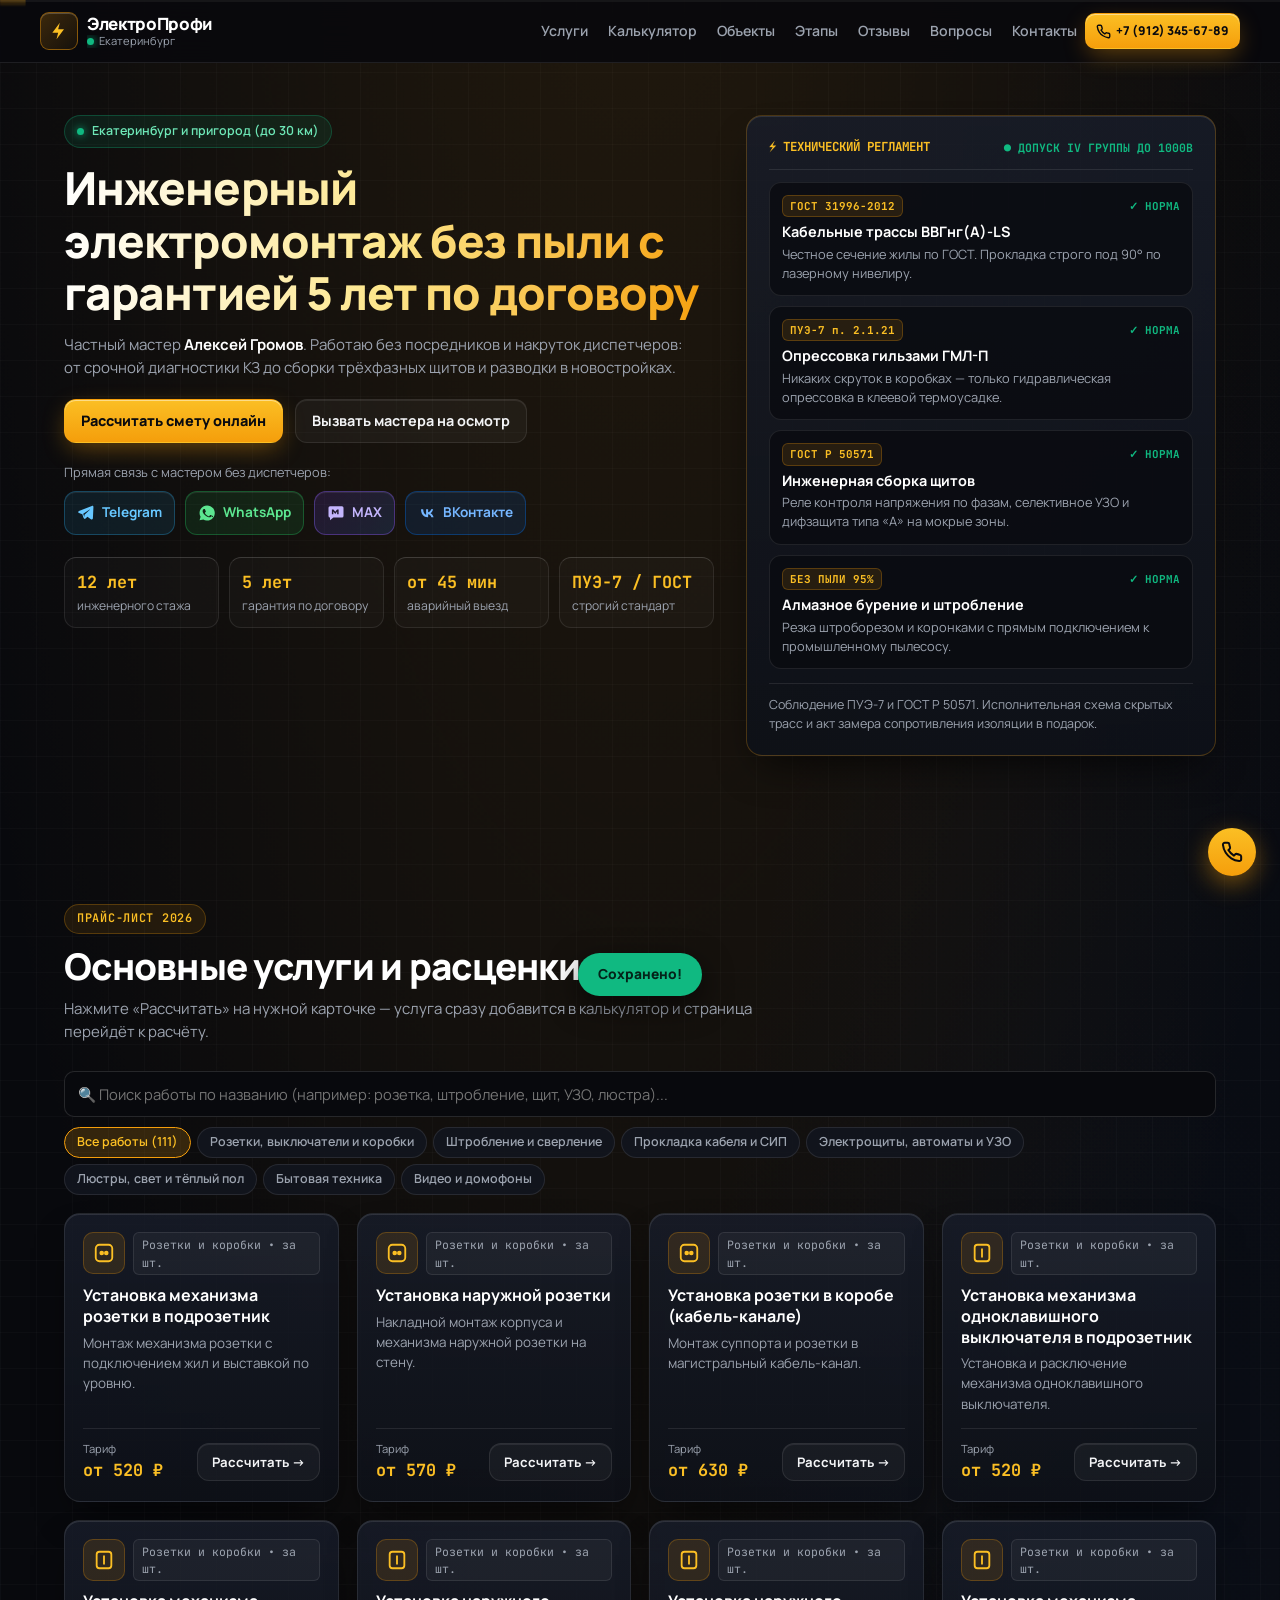
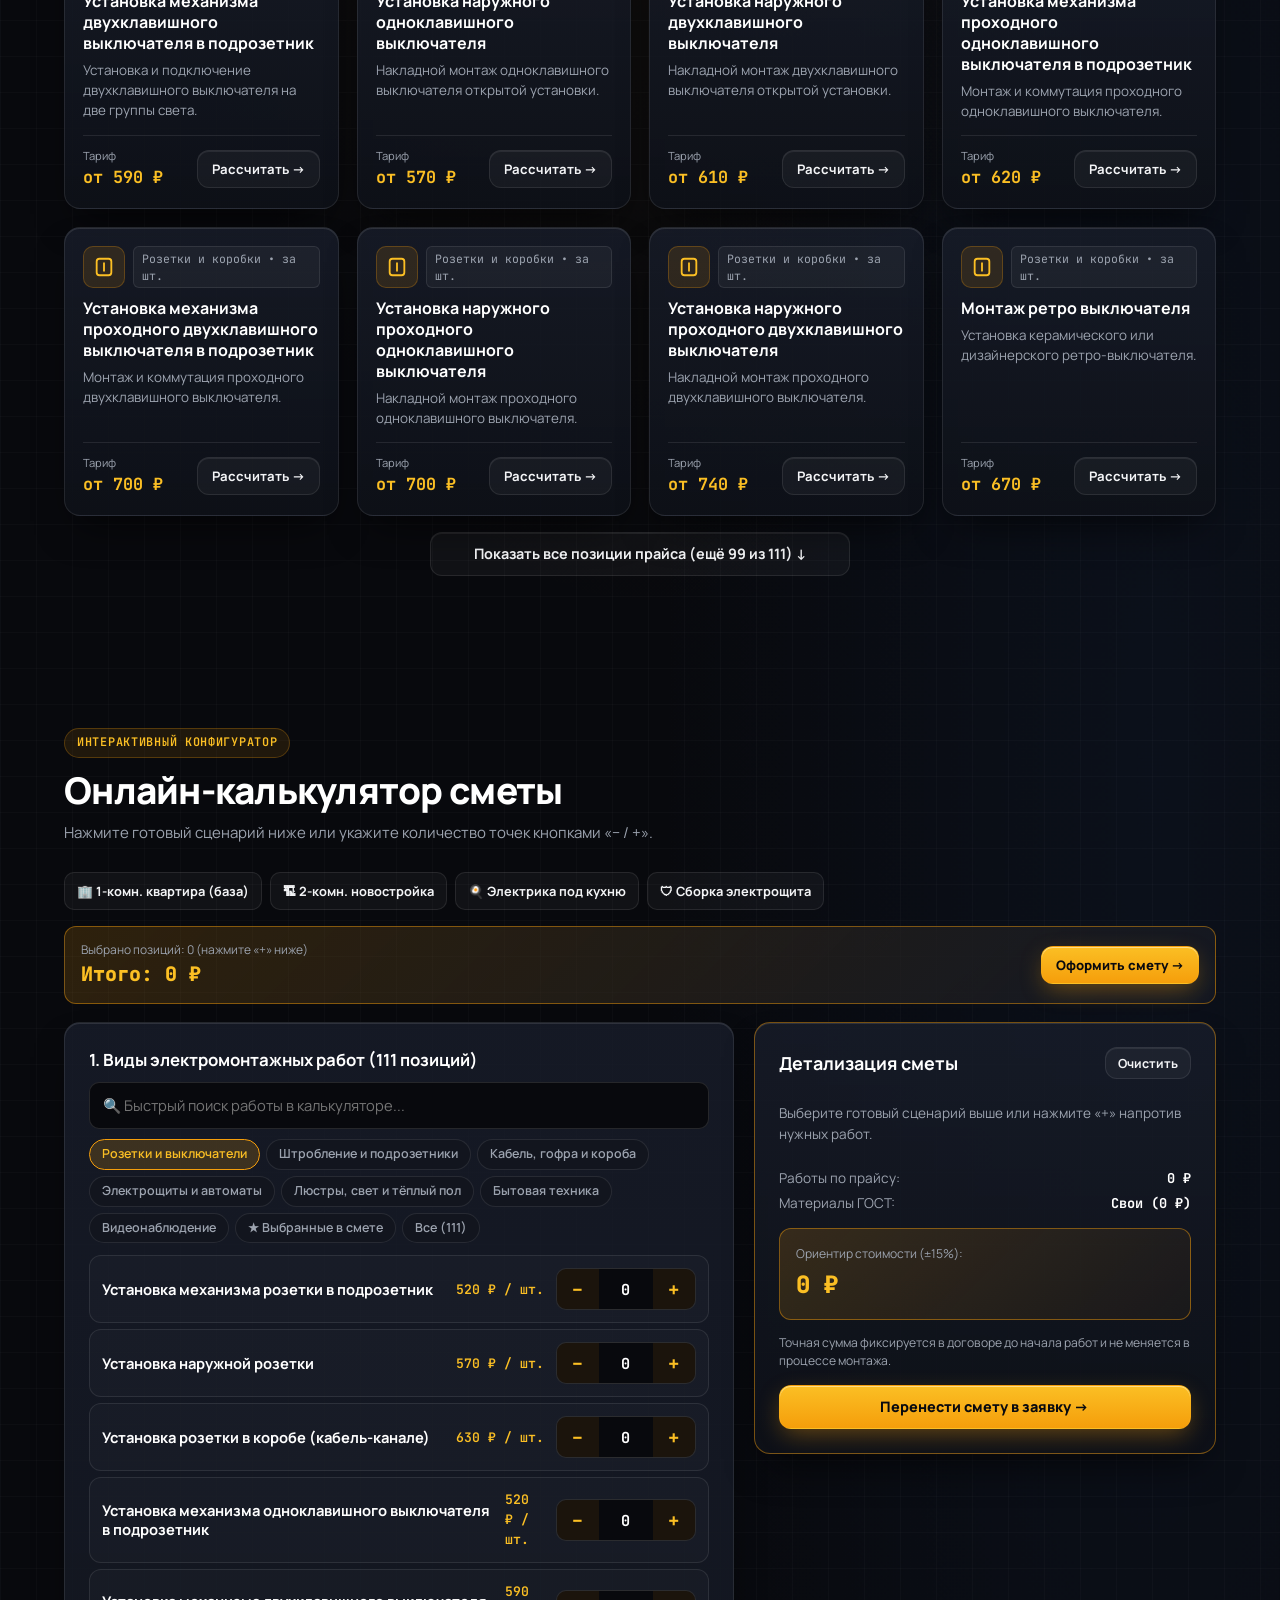
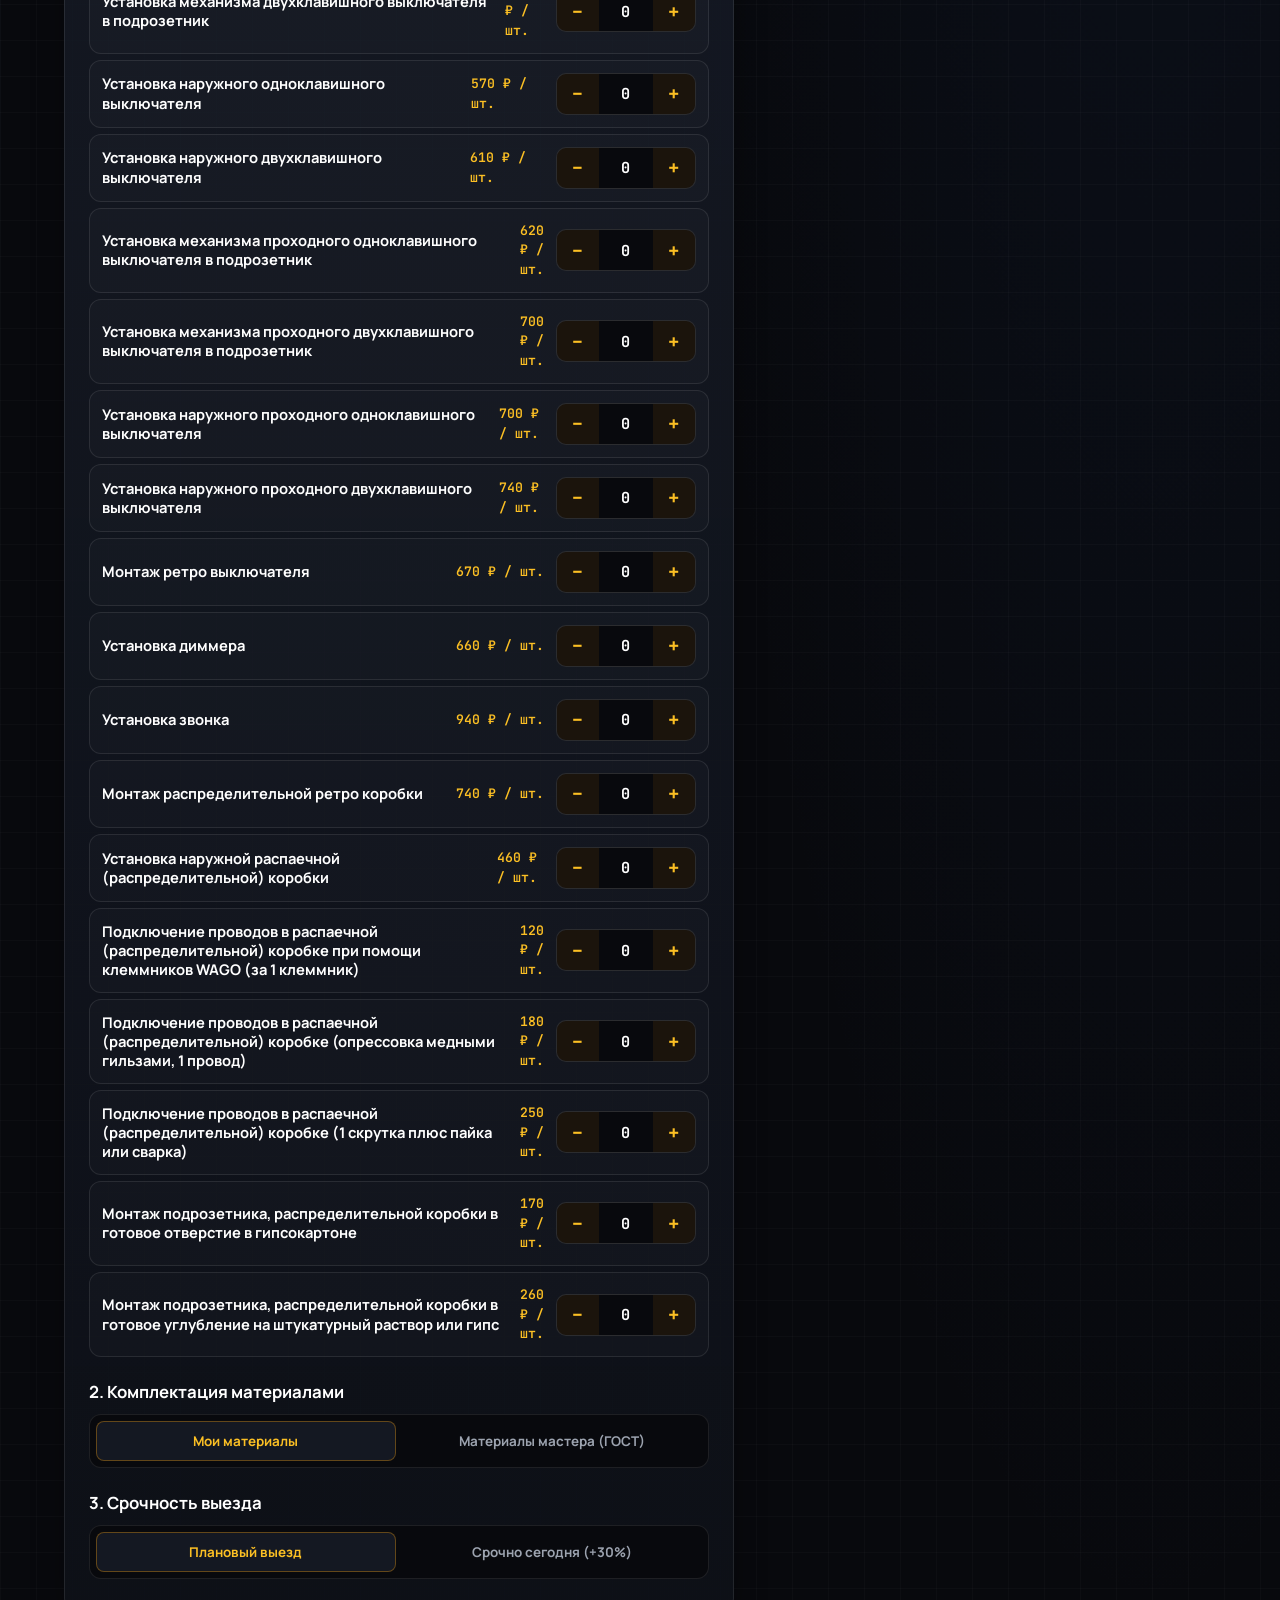
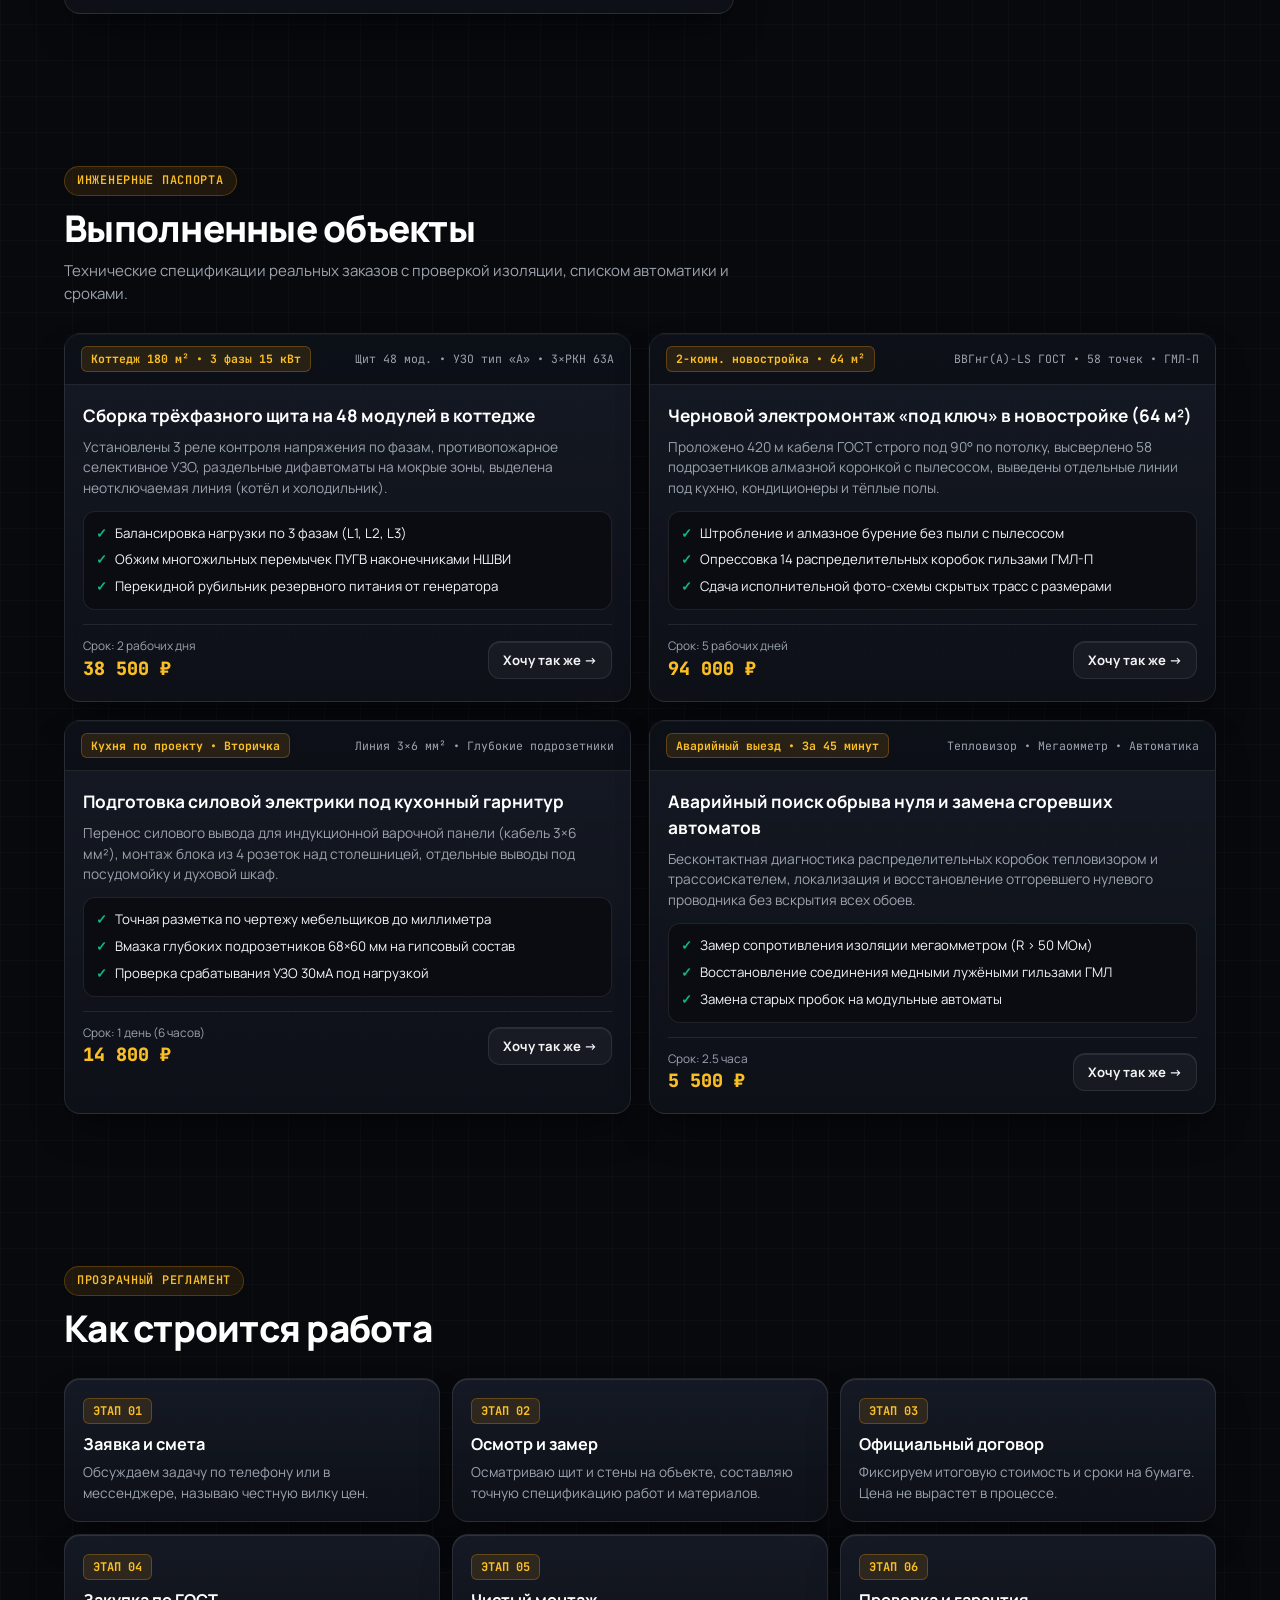
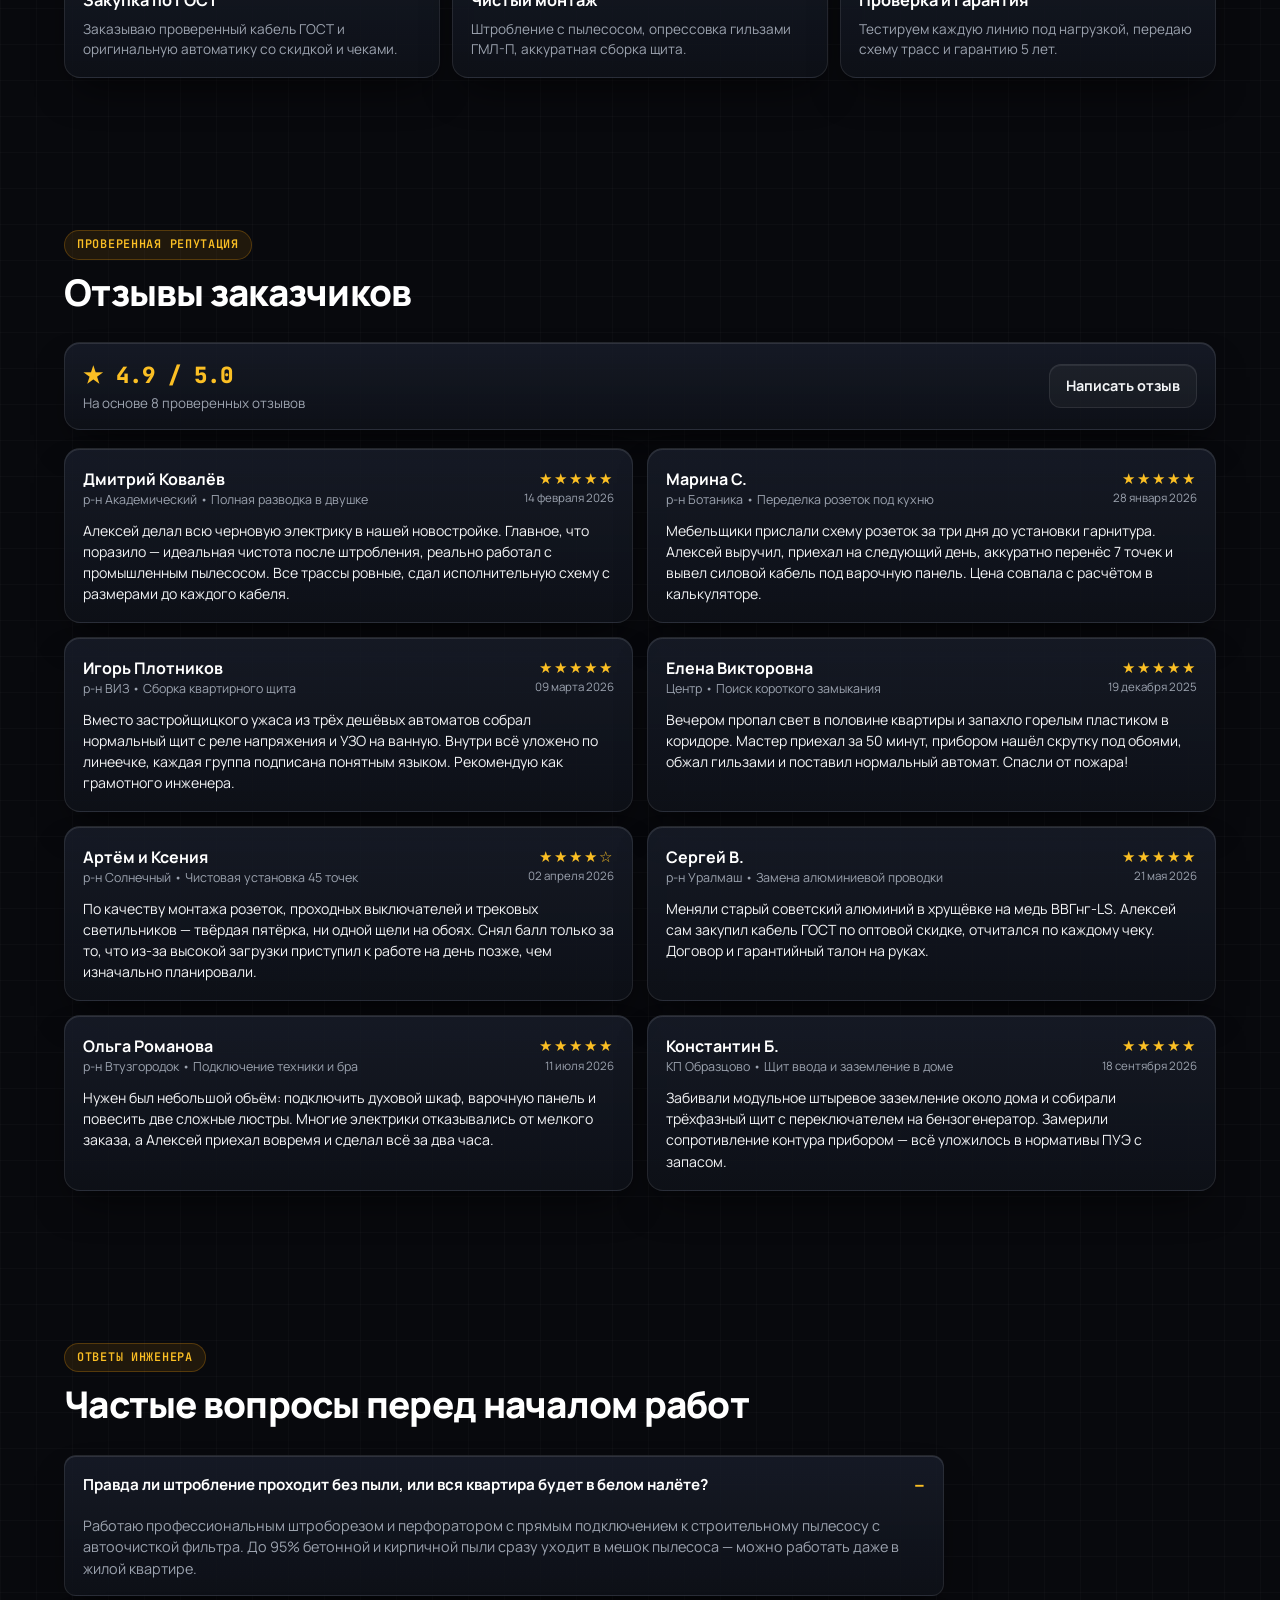
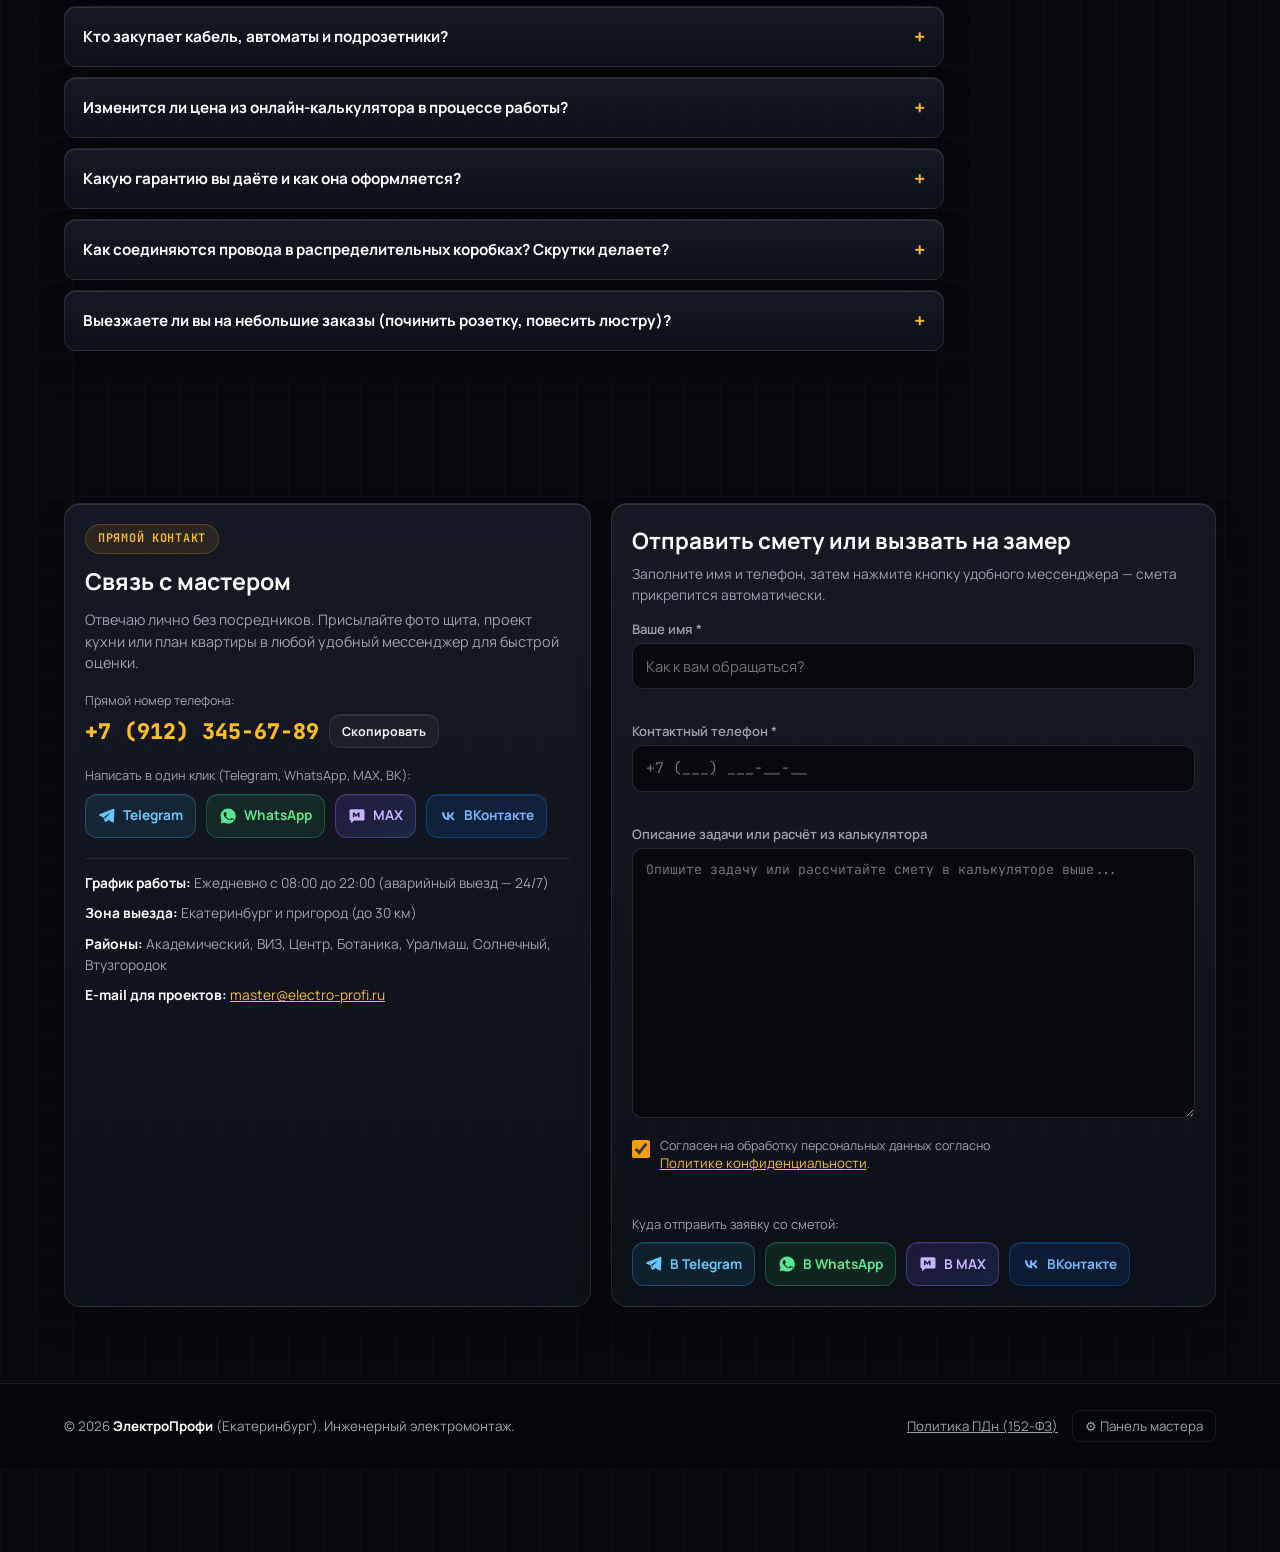
<file: index.html>
<!DOCTYPE html>
<html lang="ru">
<head>
  <meta charset="UTF-8">
  <meta name="viewport" content="width=device-width, initial-scale=1.0, maximum-scale=5.0">
  <title id="page-title">Электромонтаж в г. Екатеринбург — Частный мастер ЭлектроПрофи</title>
  <meta name="description" id="page-desc" content="Инженерный электромонтаж без пыли по ПУЭ-7 и ГОСТ Р 50571 с гарантией 5 лет по договору. Онлайн-калькулятор сметы.">
  <meta property="og:title" id="og-title" content="Инженерный электромонтаж — ЭлектроПрофи">
  <meta property="og:description" id="og-desc" content="Сборка электрощитов, замена проводки без пыли, расчёт сметы онлайн.">
  <meta property="og:type" content="website">
  <link rel="preconnect" href="https://fonts.googleapis.com">
  <link rel="preconnect" href="https://fonts.gstatic.com" crossorigin>
  <link href="https://fonts.googleapis.com/css2?family=JetBrains+Mono:wght@500;600;700&family=Manrope:wght@400;500;600;700;800&display=swap" rel="stylesheet">
  <style>
    /* ==========================================================================
       Дизайн-система: «Obsidian & Warm Amber» (Dark Architectural Tech)
       Полная адаптация под мобильные экраны (320px–1920px) без обрезания текста
       ========================================================================== */
    :root {
      --bg-obsidian: #08090D;
      --bg-surface: #0E1117;
      --card-bg: rgba(20, 24, 34, 0.82);
      --card-solid: #141822;
      --card-inset: rgba(9, 11, 16, 0.78);
      --border-subtle: rgba(255, 255, 255, 0.09);
      --border-top-highlight: rgba(255, 255, 255, 0.16);
      --border-amber: rgba(245, 158, 11, 0.45);
      --amber: #F59E0B;
      --amber-bright: #FBBF24;
      --amber-glow: rgba(245, 158, 11, 0.16);
      --emerald: #10B981;
      --danger: #EF4444;
      --text-main: #F3F4F6;
      --text-secondary: #9CA3AF;
      --text-muted: #6B7280;
      --radius-lg: 16px;
      --radius-md: 12px;
      --radius-sm: 8px;
      --shadow-card: 0 20px 40px -15px rgba(0, 0, 0, 0.7), inset 0 1px 0 rgba(255, 255, 255, 0.11);
      --font-sans: 'Manrope', -apple-system, BlinkMacSystemFont, 'Segoe UI', Roboto, sans-serif;
      --font-mono: 'JetBrains Mono', monospace;
    }

    *, *::before, *::after {
      box-sizing: border-box;
      margin: 0;
      padding: 0;
    }

    html {
      scroll-behavior: smooth;
      font-size: 16px;
      background-color: var(--bg-obsidian);
      color: var(--text-main);
      font-family: var(--font-sans);
      line-height: 1.5;
      -webkit-text-size-adjust: 100%;
      overflow-x: hidden;
    }

    body {
      min-height: 100vh;
      background-color: var(--bg-obsidian);
      background-image:
        radial-gradient(ellipse 85% 45% at 50% -8%, rgba(245, 158, 11, 0.13), transparent 70%),
        radial-gradient(ellipse 60% 40% at 90% 25%, rgba(59, 130, 246, 0.06), transparent 65%),
        linear-gradient(to right, rgba(255, 255, 255, 0.018) 1px, transparent 1px),
        linear-gradient(to bottom, rgba(255, 255, 255, 0.018) 1px, transparent 1px);
      background-size: 100% 100%, 100% 100%, 36px 36px, 36px 36px;
      color: var(--text-main);
      position: relative;
      overflow-x: hidden;
      padding-bottom: 84px;
      word-wrap: break-word;
      overflow-wrap: break-word;
    }

    /* Лазерная линия прогресса чтения сверху экрана */
    .scroll-laser {
      position: fixed;
      top: 0;
      left: 0;
      right: 0;
      height: 2px;
      z-index: 950;
      background: rgba(255, 255, 255, 0.05);
      pointer-events: none;
    }

    .scroll-laser-bar {
      height: 100%;
      width: 100%;
      background: linear-gradient(90deg, var(--amber), var(--amber-bright));
      box-shadow: 0 0 12px var(--amber);
      transform-origin: left center;
      transform: scaleX(0.02);
    }

    .container {
      width: 100%;
      max-width: 1200px;
      margin: 0 auto;
      padding: 0 14px;
      position: relative;
      z-index: 2;
    }

    @media (min-width: 640px) {
      .container { padding: 0 24px; }
    }

    section {
      padding: 48px 0;
    }

    @media (min-width: 768px) {
      section { padding: 76px 0; }
    }

    .section-head {
      margin-bottom: 28px;
      max-width: 700px;
    }

    .section-eyebrow {
      display: inline-flex;
      align-items: center;
      gap: 8px;
      font-family: var(--font-mono);
      font-size: 0.74rem;
      font-weight: 600;
      text-transform: uppercase;
      letter-spacing: 0.06em;
      color: var(--amber-bright);
      background: rgba(245, 158, 11, 0.1);
      border: 1px solid rgba(245, 158, 11, 0.25);
      padding: 5px 12px;
      border-radius: 99px;
      margin-bottom: 10px;
      max-width: 100%;
    }

    .section-title {
      font-size: clamp(1.45rem, 4.5vw, 2.3rem);
      font-weight: 800;
      letter-spacing: -0.02em;
      line-height: 1.2;
      margin-bottom: 10px;
      color: #FFFFFF;
    }

    .section-subtitle {
      color: var(--text-secondary);
      font-size: 0.94rem;
    }

    a, button, input, textarea, select {
      font-family: inherit;
      color: inherit;
    }

    :focus-visible {
      outline: 2px solid var(--amber-bright);
      outline-offset: 2px;
    }

    .num-mono {
      font-family: var(--font-mono);
      font-variant-numeric: tabular-nums;
    }

    .is-hidden {
      display: none !important;
    }

    /* ==========================================================================
       Кнопки — без white-space: nowrap, чтобы текст никогда не обрезался на мобильном
       ========================================================================== */
    .btn {
      display: inline-flex;
      align-items: center;
      justify-content: center;
      gap: 8px;
      min-height: 44px;
      padding: 10px 16px;
      border-radius: var(--radius-md);
      font-weight: 700;
      font-size: 0.9rem;
      line-height: 1.25;
      text-align: center;
      text-decoration: none;
      border: 1px solid transparent;
      cursor: pointer;
      transition: transform 0.16s ease, box-shadow 0.16s ease, background 0.16s ease, border-color 0.16s ease;
      user-select: none;
      white-space: normal;
      word-break: break-word;
      max-width: 100%;
    }

    .btn:active { transform: scale(0.98); }

    .btn-primary {
      background: linear-gradient(180deg, var(--amber-bright) 0%, var(--amber) 100%);
      color: #090A0F;
      font-weight: 800;
      box-shadow: 0 8px 24px -4px rgba(245, 158, 11, 0.4), inset 0 1px 0 rgba(255, 255, 255, 0.45);
    }

    .btn-primary:hover {
      background: linear-gradient(180deg, #FDE047 0%, var(--amber-bright) 100%);
      transform: translateY(-1px);
    }

    .btn-glass {
      background: rgba(255, 255, 255, 0.04);
      border: 1px solid var(--border-subtle);
      box-shadow: inset 0 1px 0 rgba(255, 255, 255, 0.08);
      color: var(--text-main);
    }

    .btn-glass:hover {
      border-color: var(--border-amber);
      background: rgba(245, 158, 11, 0.08);
      color: var(--amber-bright);
    }

    /* Сетка мессенджеров: 2x2 на мобильном, в ряд на ПК */
    .messenger-grid {
      display: grid;
      grid-template-columns: repeat(2, 1fr);
      gap: 8px;
      width: 100%;
    }

    @media (min-width: 560px) {
      .messenger-grid {
        display: flex;
        flex-wrap: wrap;
        gap: 10px;
      }
    }

    .btn-msg {
      min-height: 44px;
      padding: 9px 12px;
      border-radius: var(--radius-md);
      font-size: 0.85rem;
      font-weight: 700;
      display: inline-flex;
      align-items: center;
      justify-content: center;
      gap: 7px;
      text-decoration: none;
      border: 1px solid rgba(255, 255, 255, 0.1);
      background: rgba(20, 24, 34, 0.85);
      box-shadow: inset 0 1px 0 rgba(255, 255, 255, 0.08);
      cursor: pointer;
      transition: transform 0.16s ease, border-color 0.16s ease, background 0.16s ease;
      white-space: normal;
      text-align: center;
    }

    .btn-msg svg { width: 18px; height: 18px; flex-shrink: 0; }
    .btn-msg:hover { transform: translateY(-2px); }

    .btn-tg { color: #67C7FF; border-color: rgba(42, 171, 238, 0.3); background: rgba(42, 171, 238, 0.1); }
    .btn-wa { color: #5CE690; border-color: rgba(37, 211, 102, 0.3); background: rgba(37, 211, 102, 0.1); }
    .btn-max { color: #C4B5FD; border-color: rgba(139, 92, 246, 0.38); background: linear-gradient(135deg, rgba(124, 58, 237, 0.16), rgba(59, 130, 246, 0.16)); }
    .btn-vk { color: #75B6FF; border-color: rgba(0, 119, 255, 0.32); background: rgba(0, 119, 255, 0.12); }

    /* ==========================================================================
       Шапка (Header) — идеально адаптирована под 320px–360px
       ========================================================================== */
    .site-header {
      position: sticky;
      top: 0;
      z-index: 800;
      background: rgba(8, 9, 13, 0.88);
      backdrop-filter: blur(18px);
      -webkit-backdrop-filter: blur(18px);
      border-bottom: 1px solid var(--border-subtle);
    }

    .header-inner {
      display: flex;
      align-items: center;
      justify-content: space-between;
      min-height: 62px;
      padding: 8px 0;
      gap: 8px;
    }

    .brand-logo {
      display: flex;
      align-items: center;
      gap: 9px;
      text-decoration: none;
      min-width: 0;
      flex: 1;
    }

    .brand-emblem {
      width: 34px;
      height: 34px;
      border-radius: 9px;
      background: linear-gradient(135deg, rgba(245, 158, 11, 0.22), rgba(245, 158, 11, 0.06));
      border: 1px solid var(--border-amber);
      box-shadow: inset 0 1px 0 rgba(255, 255, 255, 0.2);
      display: grid;
      place-items: center;
      color: var(--amber-bright);
      flex-shrink: 0;
    }

    .brand-text-wrap {
      min-width: 0;
      flex: 1;
    }

    .brand-title {
      display: block;
      font-weight: 800;
      font-size: 0.92rem;
      letter-spacing: -0.02em;
      color: #FFFFFF;
      line-height: 1.15;
      white-space: nowrap !important;
      overflow: hidden;
      text-overflow: ellipsis;
    }

    @media (min-width: 400px) {
      .brand-title { font-size: 1.02rem; }
      .brand-emblem { width: 38px; height: 38px; }
    }

    .brand-meta {
      display: flex;
      align-items: center;
      gap: 5px;
      font-size: 0.7rem;
      color: var(--text-secondary);
      line-height: 1.15;
      margin-top: 2px;
      white-space: nowrap !important;
      overflow: hidden;
      text-overflow: ellipsis;
    }

    .status-dot {
      width: 7px;
      height: 7px;
      border-radius: 50%;
      background: var(--emerald);
      box-shadow: 0 0 8px var(--emerald);
      display: inline-block;
      flex-shrink: 0;
      animation: pulseDot 2.2s infinite;
    }

    @keyframes pulseDot {
      0%, 100% { opacity: 1; transform: scale(1); }
      50% { opacity: 0.45; transform: scale(0.88); }
    }

    .main-nav {
      display: none;
      align-items: center;
      gap: 20px;
    }

    .main-nav a {
      text-decoration: none;
      font-size: 0.88rem;
      color: var(--text-secondary);
      font-weight: 600;
      transition: color 0.15s;
    }

    .main-nav a:hover { color: #FFFFFF; }

    .header-actions {
      display: flex;
      align-items: center;
      gap: 6px;
      flex-shrink: 0;
    }

    .hdr-call-btn {
      min-height: 36px;
      padding: 6px 10px;
      font-size: 0.76rem;
      border-radius: 10px;
      white-space: nowrap !important;
      flex-shrink: 0;
      gap: 5px;
    }

    .hdr-phone-desktop { display: none; }
    @media (min-width: 640px) {
      .hdr-phone-desktop { display: inline; }
      .hdr-phone-mobile { display: none; }
      .brand-title { font-size: 1.06rem; }
    }

    .burger-btn {
      width: 38px;
      height: 38px;
      border-radius: 10px;
      background: rgba(255, 255, 255, 0.05);
      border: 1px solid var(--border-subtle);
      display: inline-flex;
      align-items: center;
      justify-content: center;
      cursor: pointer;
      color: var(--text-main);
      flex-shrink: 0;
    }

    @media (min-width: 1024px) {
      .main-nav { display: flex; }
      .burger-btn { display: none; }
    }

    /* Мобильное шторка-меню */
    .mobile-drawer {
      position: fixed;
      inset: 0;
      z-index: 900;
      background: rgba(8, 9, 13, 0.98);
      backdrop-filter: blur(20px);
      padding: 18px 18px 28px;
      display: flex;
      flex-direction: column;
      justify-content: space-between;
      transform: translateX(100%);
      transition: transform 0.25s ease;
      overflow-y: auto;
      pointer-events: none;
      visibility: hidden;
    }

    .mobile-drawer.is-open {
      transform: translateX(0);
      pointer-events: auto;
      visibility: visible;
    }

    .mobile-nav-list {
      display: flex;
      flex-direction: column;
      gap: 10px;
      margin: 20px 0;
    }

    .mobile-nav-list a {
      font-size: 1.1rem;
      font-weight: 700;
      text-decoration: none;
      padding: 10px 0;
      border-bottom: 1px solid var(--border-subtle);
      display: flex;
      justify-content: space-between;
      align-items: center;
    }

    /* ==========================================================================
       Bento Card базовая поверхность
       ========================================================================== */
    .bento-card {
      background: linear-gradient(180deg, rgba(24, 29, 42, 0.82) 0%, rgba(14, 17, 24, 0.94) 100%);
      border: 1px solid var(--border-subtle);
      border-radius: var(--radius-lg);
      box-shadow: var(--shadow-card);
      position: relative;
      max-width: 100%;
    }

    /* ==========================================================================
       Hero секция (Первый экран)
       ========================================================================== */
    .hero {
      padding: 24px 0 48px;
    }

    @media (min-width: 768px) {
      .hero { padding: 52px 0 72px; }
    }

    .hero-grid {
      display: grid;
      grid-template-columns: 1fr;
      gap: 24px;
      align-items: stretch;
    }

    @media (min-width: 992px) {
      .hero-grid {
        grid-template-columns: 1.16fr 0.84fr;
        gap: 32px;
      }
    }

    .hero-pill {
      display: inline-flex;
      align-items: center;
      gap: 8px;
      padding: 6px 12px;
      border-radius: 99px;
      background: rgba(16, 185, 129, 0.1);
      border: 1px solid rgba(16, 185, 129, 0.28);
      color: #6EE7B7;
      font-size: 0.78rem;
      font-weight: 600;
      margin-bottom: 14px;
      max-width: 100%;
    }

    .hero h1 {
      font-size: clamp(1.55rem, 5.2vw, 2.85rem);
      font-weight: 800;
      line-height: 1.16;
      letter-spacing: -0.02em;
      margin-bottom: 14px;
      color: #FFFFFF;
    }

    .text-gradient-amber {
      background: linear-gradient(95deg, #FFFFFF 0%, #FDE68A 50%, #F59E0B 100%);
      -webkit-background-clip: text;
      -webkit-text-fill-color: transparent;
    }

    .hero-lead {
      font-size: 0.94rem;
      color: var(--text-secondary);
      margin-bottom: 20px;
      max-width: 620px;
    }

    .hero-cta-group {
      display: grid;
      grid-template-columns: 1fr;
      gap: 10px;
      margin-bottom: 20px;
    }

    @media (min-width: 480px) {
      .hero-cta-group {
        display: flex;
        flex-wrap: wrap;
        gap: 12px;
      }
    }

    .trust-bento-row {
      display: grid;
      grid-template-columns: repeat(2, 1fr);
      gap: 10px;
      margin-top: 22px;
    }

    @media (min-width: 640px) {
      .trust-bento-row { grid-template-columns: repeat(4, 1fr); }
    }

    .trust-mini-card {
      background: rgba(255, 255, 255, 0.025);
      border: 1px solid var(--border-subtle);
      border-top-color: var(--border-top-highlight);
      border-radius: var(--radius-md);
      padding: 12px;
    }

    .trust-val {
      font-family: var(--font-mono);
      font-size: 1.05rem;
      font-weight: 700;
      color: var(--amber-bright);
      margin-bottom: 2px;
    }

    .trust-lbl {
      font-size: 0.76rem;
      color: var(--text-secondary);
    }

    /* Приборная панель Hero: Технический регламент */
    .reglament-panel {
      padding: 18px;
      display: flex;
      flex-direction: column;
      justify-content: space-between;
      border-color: rgba(245, 158, 11, 0.25);
    }

    @media (min-width: 640px) {
      .reglament-panel { padding: 22px; }
    }

    .reglament-head {
      display: flex;
      flex-wrap: wrap;
      justify-content: space-between;
      align-items: center;
      gap: 6px;
      padding-bottom: 12px;
      margin-bottom: 12px;
      border-bottom: 1px solid var(--border-subtle);
    }

    .spec-slots {
      display: grid;
      gap: 10px;
    }

    .spec-slot {
      background: var(--card-inset);
      border: 1px solid var(--border-subtle);
      border-radius: var(--radius-md);
      padding: 12px;
    }

    .spec-slot-top {
      display: flex;
      flex-wrap: wrap;
      justify-content: space-between;
      align-items: center;
      gap: 6px;
      margin-bottom: 4px;
    }

    .spec-code-badge {
      font-family: var(--font-mono);
      font-size: 0.68rem;
      font-weight: 700;
      color: var(--amber-bright);
      background: rgba(245, 158, 11, 0.12);
      border: 1px solid rgba(245, 158, 11, 0.25);
      padding: 2px 7px;
      border-radius: 6px;
    }

    .spec-status-ok {
      font-family: var(--font-mono);
      font-size: 0.68rem;
      font-weight: 700;
      color: var(--emerald);
    }

    /* ==========================================================================
       Услуги (Bento Grid)
       ========================================================================== */
    .catalog-controls {
      display: flex;
      flex-direction: column;
      gap: 10px;
      margin-bottom: 18px;
    }

    .cat-pills {
      display: flex;
      flex-wrap: wrap;
      gap: 6px;
    }

    .cat-pill {
      appearance: none;
      background: rgba(18, 22, 31, 0.9);
      border: 1px solid var(--border-subtle);
      color: var(--text-secondary);
      padding: 7px 12px;
      border-radius: 99px;
      font-size: 0.78rem;
      font-weight: 600;
      cursor: pointer;
      transition: all 0.16s ease;
      line-height: 1.2;
      text-align: left;
    }

    .cat-pill:hover {
      border-color: rgba(255, 255, 255, 0.25);
      color: #FFFFFF;
    }

    .cat-pill.active {
      background: rgba(245, 158, 11, 0.18);
      border-color: var(--amber);
      color: var(--amber-bright);
    }

    .search-input-wrap {
      position: relative;
      width: 100%;
    }

    .services-grid {
      display: grid;
      grid-template-columns: 1fr;
      gap: 14px;
    }

    @media (min-width: 600px) { .services-grid { grid-template-columns: repeat(2, 1fr); } }
    @media (min-width: 1024px) { .services-grid { grid-template-columns: repeat(4, 1fr); gap: 18px; } }

    .service-card {
      padding: 18px;
      display: flex;
      flex-direction: column;
      justify-content: space-between;
      gap: 14px;
      transition: transform 0.2s ease, border-color 0.2s ease;
    }

    .service-card.in-cart {
      border-color: rgba(16, 185, 129, 0.55);
      background: linear-gradient(180deg, rgba(16, 185, 129, 0.1) 0%, rgba(14, 17, 24, 0.94) 100%);
    }

    .service-card-top {
      display: flex;
      justify-content: space-between;
      align-items: flex-start;
      gap: 8px;
      margin-bottom: 10px;
    }

    .service-icon-box {
      width: 42px;
      height: 42px;
      border-radius: 10px;
      background: rgba(245, 158, 11, 0.12);
      border: 1px solid rgba(245, 158, 11, 0.25);
      color: var(--amber-bright);
      display: grid;
      place-items: center;
      flex-shrink: 0;
    }

    .service-unit-tag {
      font-family: var(--font-mono);
      font-size: 0.72rem;
      color: var(--text-secondary);
      background: rgba(255, 255, 255, 0.04);
      border: 1px solid var(--border-subtle);
      padding: 3px 8px;
      border-radius: 6px;
    }

    .service-title {
      font-size: 1rem;
      font-weight: 700;
      margin-bottom: 6px;
      color: #FFFFFF;
      line-height: 1.3;
    }

    .service-desc {
      font-size: 0.84rem;
      color: var(--text-secondary);
    }

    .service-footer {
      display: flex;
      flex-wrap: wrap;
      align-items: center;
      justify-content: space-between;
      gap: 10px;
      padding-top: 12px;
      border-top: 1px solid var(--border-subtle);
    }

    .service-price {
      font-family: var(--font-mono);
      font-weight: 700;
      font-size: 1.05rem;
      color: var(--amber-bright);
    }

    /* ==========================================================================
       Умный калькулятор (адаптивные строки под 320px–360px + верхнее табло сметы)
       ========================================================================== */
    .preset-bar {
      display: grid;
      grid-template-columns: repeat(2, 1fr);
      gap: 8px;
      margin-bottom: 16px;
    }

    @media (min-width: 640px) {
      .preset-bar {
        display: flex;
        flex-wrap: wrap;
      }
    }

    .preset-chip {
      background: rgba(255, 255, 255, 0.04);
      border: 1px solid var(--border-subtle);
      border-radius: 10px;
      padding: 9px 12px;
      font-size: 0.8rem;
      font-weight: 700;
      color: var(--text-main);
      cursor: pointer;
      transition: all 0.16s ease;
      text-align: center;
    }

    .preset-chip:hover,
    .preset-chip.active {
      background: rgba(245, 158, 11, 0.16);
      border-color: var(--amber);
      color: var(--amber-bright);
    }

    /* Верхнее мгновенное табло сметы для смартфонов */
    .calc-live-banner {
      background: linear-gradient(135deg, rgba(245, 158, 11, 0.16), rgba(20, 24, 34, 0.95));
      border: 1px solid var(--border-amber);
      border-radius: var(--radius-md);
      padding: 14px 16px;
      margin-bottom: 18px;
      display: flex;
      flex-wrap: wrap;
      align-items: center;
      justify-content: space-between;
      gap: 12px;
    }

    .calc-wrapper {
      display: grid;
      grid-template-columns: 1fr;
      gap: 20px;
      align-items: start;
    }

    @media (min-width: 992px) {
      .calc-wrapper { grid-template-columns: 1.42fr 0.98fr; }
    }

    .calc-panel, .calc-summary {
      padding: 16px;
    }

    @media (min-width: 640px) {
      .calc-panel, .calc-summary { padding: 24px; }
    }

    .calc-summary {
      position: sticky;
      top: 82px;
      border-color: var(--border-amber);
    }

    .calc-row {
      display: flex;
      flex-direction: column;
      align-items: stretch;
      gap: 8px;
      padding: 12px;
      margin-bottom: 6px;
      background: rgba(255, 255, 255, 0.02);
      border: 1px solid var(--border-subtle);
      border-radius: var(--radius-md);
      transition: background 0.15s, border-color 0.15s;
    }

    @media (min-width: 540px) {
      .calc-row {
        flex-direction: row;
        align-items: center;
        justify-content: space-between;
      }
    }

    .calc-row.is-active {
      background: rgba(245, 158, 11, 0.09);
      border-color: rgba(245, 158, 11, 0.4);
    }

    .calc-row-title {
      font-weight: 700;
      font-size: 0.92rem;
      color: #FFFFFF;
      line-height: 1.3;
    }

    .calc-row-controls {
      display: flex;
      align-items: center;
      justify-content: space-between;
      gap: 12px;
    }

    .calc-row-meta {
      font-family: var(--font-mono);
      font-size: 0.82rem;
      font-weight: 600;
      color: var(--amber-bright);
    }

    .stepper {
      display: inline-flex;
      align-items: center;
      background: var(--bg-obsidian);
      border: 1px solid rgba(255, 255, 255, 0.14);
      border-radius: 10px;
      overflow: hidden;
      flex-shrink: 0;
    }

    .stepper button {
      width: 42px;
      height: 40px;
      background: rgba(245, 158, 11, 0.08);
      border: none;
      color: var(--amber-bright);
      font-size: 1.25rem;
      font-weight: 800;
      cursor: pointer;
      touch-action: manipulation;
    }

    .stepper button:active {
      background: var(--amber);
      color: #090A0F;
    }

    .stepper input {
      width: 54px;
      height: 40px;
      text-align: center;
      background: transparent;
      border: none;
      font-family: var(--font-mono);
      font-weight: 700;
      font-size: 0.95rem;
      color: #FFFFFF;
      -moz-appearance: textfield;
      appearance: textfield;
    }

    .stepper input::-webkit-outer-spin-button,
    .stepper input::-webkit-inner-spin-button {
      -webkit-appearance: none;
      margin: 0;
    }

    .toggle-pills {
      display: grid;
      grid-template-columns: 1fr;
      gap: 6px;
      background: var(--bg-obsidian);
      padding: 6px;
      border-radius: 12px;
      border: 1px solid var(--border-subtle);
      margin: 10px 0;
    }

    @media (min-width: 480px) {
      .toggle-pills { grid-template-columns: 1fr 1fr; }
    }

    .toggle-pill {
      min-height: 40px;
      border: 1px solid transparent;
      background: transparent;
      color: var(--text-secondary);
      font-weight: 700;
      font-size: 0.84rem;
      border-radius: 8px;
      cursor: pointer;
      padding: 8px 10px;
      transition: all 0.15s;
    }

    .toggle-pill.active {
      background: var(--card-solid);
      color: var(--amber-bright);
      border-color: rgba(245, 158, 11, 0.35);
    }

    .summary-lines {
      margin: 14px 0;
      max-height: 240px;
      overflow-y: auto;
      font-size: 0.85rem;
    }

    .summary-line {
      display: flex;
      justify-content: space-between;
      align-items: flex-start;
      gap: 10px;
      padding: 7px 0;
      border-bottom: 1px dashed rgba(255, 255, 255, 0.1);
    }

    .summary-total-box {
      background: linear-gradient(135deg, rgba(245, 158, 11, 0.16), rgba(245, 158, 11, 0.04));
      border: 1px solid var(--border-amber);
      border-radius: var(--radius-md);
      padding: 16px;
      margin: 14px 0;
    }

    .summary-range {
      font-family: var(--font-mono);
      font-size: clamp(1.2rem, 4vw, 1.5rem);
      font-weight: 800;
      color: var(--amber-bright);
    }

    /* Мобильная нижняя плашка живой сметы */
    .mobile-calc-dock {
      position: fixed;
      left: 10px;
      right: 10px;
      bottom: 10px;
      z-index: 810;
      background: rgba(14, 17, 24, 0.96);
      backdrop-filter: blur(16px);
      border: 1px solid var(--border-amber);
      border-radius: 14px;
      padding: 10px 14px;
      box-shadow: 0 12px 32px rgba(0, 0, 0, 0.85);
      display: flex;
      align-items: center;
      justify-content: space-between;
      gap: 10px;
      transform: translateY(140%);
      transition: transform 0.25s ease;
      pointer-events: none;
    }

    .mobile-calc-dock.is-visible {
      transform: translateY(0);
      pointer-events: auto;
    }

    @media (min-width: 992px) {
      .mobile-calc-dock { display: none; }
    }

    /* ==========================================================================
       Портфолио: «Инженерные паспорта объектов»
       ========================================================================== */
    .cases-grid {
      display: grid;
      grid-template-columns: 1fr;
      gap: 18px;
    }

    @media (min-width: 768px) {
      .cases-grid { grid-template-columns: repeat(2, 1fr); }
    }

    .case-card {
      display: flex;
      flex-direction: column;
      justify-content: space-between;
    }

    .case-photo-box {
      width: 100%;
      aspect-ratio: 16 / 9;
      overflow: hidden;
      border-bottom: 1px solid var(--border-subtle);
      border-radius: var(--radius-lg) var(--radius-lg) 0 0;
    }

    .case-photo-box img {
      width: 100%;
      height: 100%;
      object-fit: cover;
      display: block;
    }

    .case-passport-bar {
      padding: 12px 16px;
      background: rgba(9, 11, 16, 0.65);
      border-bottom: 1px solid var(--border-subtle);
      display: flex;
      flex-wrap: wrap;
      justify-content: space-between;
      align-items: center;
      gap: 6px;
    }

    .case-badge {
      font-family: var(--font-mono);
      font-size: 0.72rem;
      font-weight: 700;
      color: var(--amber-bright);
      background: rgba(245, 158, 11, 0.12);
      border: 1px solid rgba(245, 158, 11, 0.28);
      padding: 3px 9px;
      border-radius: 6px;
    }

    .case-equip {
      font-family: var(--font-mono);
      font-size: 0.72rem;
      color: var(--text-secondary);
    }

    .case-body {
      padding: 18px;
      display: flex;
      flex-direction: column;
      justify-content: space-between;
      flex: 1;
      gap: 14px;
    }

    .case-checklist {
      list-style: none;
      display: grid;
      gap: 7px;
      margin-top: 12px;
      padding: 12px;
      background: var(--card-inset);
      border: 1px solid var(--border-subtle);
      border-radius: var(--radius-md);
    }

    .case-checklist li {
      font-size: 0.83rem;
      display: flex;
      align-items: flex-start;
      gap: 8px;
      color: var(--text-main);
    }

    .case-check-mark {
      color: var(--emerald);
      font-weight: 800;
      flex-shrink: 0;
    }

    .case-meta {
      display: flex;
      flex-wrap: wrap;
      justify-content: space-between;
      align-items: center;
      gap: 10px;
      padding-top: 12px;
      border-top: 1px solid var(--border-subtle);
    }

    /* ==========================================================================
       Таймлайн (6 шагов), Отзывы, FAQ, Контакты
       ========================================================================== */
    .steps-grid {
      display: grid;
      grid-template-columns: 1fr;
      gap: 12px;
    }

    @media (min-width: 640px) { .steps-grid { grid-template-columns: repeat(2, 1fr); } }
    @media (min-width: 1024px) { .steps-grid { grid-template-columns: repeat(3, 1fr); } }

    .step-card { padding: 18px; }

    .step-num-badge {
      font-family: var(--font-mono);
      font-size: 0.75rem;
      font-weight: 700;
      color: var(--amber-bright);
      background: rgba(245, 158, 11, 0.12);
      border: 1px solid rgba(245, 158, 11, 0.28);
      padding: 3px 9px;
      border-radius: 6px;
      display: inline-block;
      margin-bottom: 8px;
    }

    .reviews-bar {
      display: flex;
      flex-wrap: wrap;
      align-items: center;
      justify-content: space-between;
      gap: 12px;
      padding: 16px 18px;
      margin-bottom: 18px;
    }

    .reviews-grid {
      display: grid;
      grid-template-columns: 1fr;
      gap: 14px;
    }

    @media (min-width: 768px) { .reviews-grid { grid-template-columns: repeat(2, 1fr); } }

    .review-card { padding: 18px; }
    .stars { color: var(--amber-bright); letter-spacing: 2px; font-size: 0.92rem; }

    .star-picker { display: inline-flex; gap: 6px; }
    .star-btn { background: transparent; border: none; font-size: 1.6rem; color: #374151; cursor: pointer; padding: 2px 4px; }
    .star-btn.active { color: var(--amber-bright); }

    .faq-list { display: flex; flex-direction: column; gap: 10px; max-width: 880px; }
    .faq-item { border-radius: var(--radius-md); overflow: hidden; }
    .faq-question {
      width: 100%;
      text-align: left;
      padding: 16px 18px;
      background: transparent;
      border: none;
      font-weight: 700;
      font-size: 0.95rem;
      line-height: 1.35;
      display: flex;
      justify-content: space-between;
      align-items: center;
      gap: 12px;
      cursor: pointer;
      color: #FFFFFF;
    }
    .faq-answer {
      padding: 0 18px 16px;
      color: var(--text-secondary);
      font-size: 0.9rem;
      display: none;
    }
    .faq-item.is-open .faq-answer { display: block; }

    .form-grid { display: grid; grid-template-columns: 1fr; gap: 20px; }
    @media (min-width: 920px) { .form-grid { grid-template-columns: 1fr 1.15fr; } }

    .field { margin-bottom: 14px; }
    .field label {
      display: block;
      font-size: 0.82rem;
      font-weight: 600;
      color: var(--text-secondary);
      margin-bottom: 5px;
      line-height: 1.3;
    }

    .input, .textarea {
      width: 100%;
      max-width: 100%;
      background: var(--bg-obsidian);
      border: 1px solid rgba(255, 255, 255, 0.12);
      border-radius: 10px;
      padding: 11px 13px;
      color: var(--text-main);
      font-size: 0.92rem;
      line-height: 1.5;
      transition: border-color 0.15s;
    }

    .textarea {
      resize: vertical;
      min-height: 120px;
      white-space: pre-wrap;
      word-wrap: break-word;
    }

    #lead-comment {
      min-height: 270px;
      font-family: var(--font-mono);
      font-size: 0.82rem;
      line-height: 1.55;
    }

    .admin-item-card .textarea {
      min-height: 135px;
      font-size: 0.9rem;
      line-height: 1.5;
    }

    .input:focus, .textarea:focus { border-color: var(--amber); outline: none; }
    .field-error { color: var(--danger); font-size: 0.78rem; margin-top: 4px; min-height: 16px; }

    /* ==========================================================================
       Плавающая кнопка связи (FAB), Модалки и Встроенная Админ-Панель (CMS)
       ========================================================================== */
    .fab-container {
      position: fixed;
      right: 14px;
      bottom: 82px;
      z-index: 820;
      display: flex;
      flex-direction: column;
      align-items: flex-end;
      gap: 10px;
      pointer-events: none;
    }

    @media (min-width: 992px) {
      .fab-container { bottom: 24px; right: 24px; }
    }

    .fab-menu {
      display: none;
      flex-direction: column;
      align-items: flex-end;
      gap: 8px;
      pointer-events: none;
    }

    .fab-container.is-open .fab-menu {
      display: flex;
      pointer-events: auto;
    }

    .fab-trigger {
      width: 48px;
      height: 48px;
      border-radius: 50%;
      background: linear-gradient(180deg, var(--amber-bright), var(--amber));
      color: #090A0F;
      border: none;
      box-shadow: 0 8px 25px rgba(245, 158, 11, 0.45);
      cursor: pointer;
      display: grid;
      place-items: center;
      pointer-events: auto;
    }

    .modal-backdrop {
      position: fixed;
      inset: 0;
      z-index: 960;
      background: rgba(4, 6, 10, 0.86);
      backdrop-filter: blur(10px);
      display: none;
      align-items: center;
      justify-content: center;
      padding: 14px;
    }

    .modal-backdrop.is-open { display: flex; }

    .modal-window {
      background: var(--card-solid);
      border: 1px solid var(--border-subtle);
      border-radius: var(--radius-lg);
      max-width: 680px;
      width: 100%;
      max-height: 88vh;
      overflow-y: auto;
      padding: 20px;
      box-shadow: var(--shadow-card);
    }

    /* Полноэкранный режим встроенной Админ-панели (#admin-overlay) — 100% Mobile-Friendly */
    .admin-overlay {
      position: fixed;
      inset: 0;
      z-index: 940;
      background: var(--bg-obsidian);
      overflow-y: auto;
      overflow-x: hidden;
      display: none;
      padding-bottom: 60px;
    }

    .admin-overlay.is-open {
      display: block;
    }

    .admin-layout {
      display: grid;
      grid-template-columns: 1fr;
      gap: 16px;
      padding: 18px 0 48px;
    }

    @media (min-width: 960px) {
      .admin-layout { grid-template-columns: 250px 1fr; gap: 22px; }
    }

    .admin-sidebar {
      background: var(--card-solid);
      border: 1px solid var(--border-subtle);
      border-radius: var(--radius-lg);
      padding: 10px;
      display: flex;
      flex-direction: column;
      gap: 4px;
    }

    .admin-tab-btn {
      text-align: left;
      padding: 10px 12px;
      border-radius: 10px;
      background: transparent;
      border: none;
      color: var(--text-secondary);
      font-weight: 600;
      font-size: 0.86rem;
      cursor: pointer;
    }

    .admin-tab-btn.active {
      background: rgba(245, 158, 11, 0.16);
      color: var(--amber-bright);
    }

    .admin-section-bar {
      display: flex;
      flex-direction: column;
      align-items: stretch;
      gap: 10px;
      margin-bottom: 16px;
    }

    @media (min-width: 560px) {
      .admin-section-bar {
        flex-direction: row;
        align-items: center;
        justify-content: space-between;
      }
    }

    .admin-item-card {
      background: var(--card-inset);
      border: 1px solid var(--border-subtle);
      border-radius: var(--radius-md);
      padding: 14px;
      display: grid;
      gap: 10px;
    }

    .admin-row-2col {
      display: grid;
      grid-template-columns: 1fr 1fr;
      gap: 8px;
    }

    .admin-table {
      width: 100%;
      border-collapse: collapse;
      font-size: 0.84rem;
    }

    .admin-table th, .admin-table td {
      padding: 10px 8px;
      border-bottom: 1px solid var(--border-subtle);
      text-align: left;
    }

    .toast {
      position: fixed;
      bottom: 24px;
      left: 50%;
      transform: translateX(-50%) translateY(120px);
      background: var(--emerald);
      color: #042319;
      font-weight: 800;
      font-size: 0.86rem;
      padding: 11px 20px;
      border-radius: 99px;
      z-index: 999;
      box-shadow: 0 10px 30px rgba(0, 0, 0, 0.6);
      transition: transform 0.25s ease;
      max-width: 92vw;
      text-align: center;
      pointer-events: none;
    }

    .toast.is-visible { transform: translateX(-50%) translateY(0); }
  </style>
</head>
<body>

  <!-- Векторный спрайт иконок -->
  <svg xmlns="http://www.w3.org/2000/svg" style="display:none">
    <symbol id="i-bolt" viewBox="0 0 24 24" fill="currentColor">
      <path d="M13 2L4 14h7l-2 8 9-12h-7l2-8z"/>
    </symbol>
    <symbol id="i-tg" viewBox="0 0 24 24" fill="currentColor">
      <path d="M21.9 4.4c.3-1.3-.9-2.3-2.1-1.8L2.6 9.3c-1.3.5-1.3 2.4.1 2.8l4.4 1.4 1.7 5.3c.4 1.1 1.8 1.4 2.6.6l2.5-2.5 4.6 3.4c1 .7 2.4.2 2.7-1l.7-14.9zM8.3 12.9l8.6-5.4c.2-.1.4.2.2.3l-7.1 6.4-.3 3.2-1.4-4.5z"/>
    </symbol>
    <symbol id="i-wa" viewBox="0 0 24 24" fill="currentColor">
      <path d="M12 2a10 10 0 0 0-8.6 15l-1.3 4.8 5-1.3A10 10 0 1 0 12 2zm5.8 14.2c-.2.7-1.4 1.3-2 1.4-.5.1-1.2.2-3.5-.7-2.9-1.2-4.8-4.1-4.9-4.3-.2-.2-1.2-1.6-1.2-3 0-1.5.8-2.2 1.1-2.5.3-.3.6-.4.8-.4h.6c.2 0 .5-.1.7.5.3.7.9 2.2 1 2.4.1.2.1.4 0 .6-.1.2-.2.4-.4.6-.2.2-.4.4-.5.6-.2.2-.4.4-.2.8.2.4.9 1.5 2 2.4 1.4 1.2 2.5 1.6 2.9 1.8.4.2.6.1.8-.1.2-.2.9-1.1 1.2-1.5.2-.4.5-.3.8-.2.3.1 2 .9 2.3 1.1.3.2.6.3.7.4.1.2.1.8-.2 1.5z"/>
    </symbol>
    <symbol id="i-max" viewBox="0 0 24 24" fill="currentColor">
      <path d="M4 3h16a2 2 0 0 1 2 2v11a2 2 0 0 1-2 2H8.5L4 21.5V18a2 2 0 0 1-2-2V5a2 2 0 0 1 2-2zm2.5 4.2v6.6h2V10l2.5 3.2L13.5 10v3.8h2V7.2h-2.1L11 10.4 8.6 7.2H6.5z"/>
    </symbol>
    <symbol id="i-vk" viewBox="0 0 24 24" fill="currentColor">
      <path d="M13.2 17.5c-5.8 0-9.1-4-9.2-10.6h2.9c.1 4.9 2.2 6.9 3.9 7.3V6.9h2.7v4.2c1.7-.2 3.4-2.1 4-4.2h2.7c-.5 2.6-2.3 4.5-3.6 5.3 1.3.6 3.4 2.2 4.2 5.3h-3c-.6-2-2.2-3.5-4.3-3.7v3.7h-.3z"/>
    </symbol>
    <symbol id="i-phone" viewBox="0 0 24 24" fill="none" stroke="currentColor" stroke-width="2.2">
      <path d="M22 16.92v3a2 2 0 0 1-2.18 2 19.79 19.79 0 0 1-8.63-3.07 19.5 19.5 0 0 1-6-6 19.79 19.79 0 0 1-3.07-8.67A2 2 0 0 1 4.11 2h3a2 2 0 0 1 2 1.72c.12.96.36 1.9.7 2.81a2 2 0 0 1-.45 2.11L8.09 9.91a16 16 0 0 0 6 6l1.27-1.27a2 2 0 0 1 2.11-.45c.91.34 1.85.58 2.81.7A2 2 0 0 1 22 16.92z"/>
    </symbol>
  </svg>

  <!-- Лазерный индикатор прогресса скролла -->
  <div class="scroll-laser" aria-hidden="true">
    <div class="scroll-laser-bar" id="scroll-laser-bar"></div>
  </div>

  <!-- Мобильная компактная шапка -->
  <header class="site-header">
    <div class="container header-inner">
      <a href="#top" class="brand-logo" aria-label="Наверх страницы">
        <span class="brand-emblem" aria-hidden="true">
          <svg width="20" height="20"><use href="#i-bolt"/></svg>
        </span>
        <span class="brand-text-wrap">
          <span class="brand-title" id="hdr-brand">ЭлектроПрофи</span>
          <span class="brand-meta">
            <span class="status-dot"></span>
            <span id="hdr-city">Екатеринбург</span>
          </span>
        </span>
      </a>

      <nav class="main-nav" aria-label="Основная навигация">
        <a href="#services">Услуги</a>
        <a href="#calculator">Калькулятор</a>
        <a href="#cases">Объекты</a>
        <a href="#process">Этапы</a>
        <a href="#reviews">Отзывы</a>
        <a href="#faq">Вопросы</a>
        <a href="#contacts">Контакты</a>
      </nav>

      <div class="header-actions">
        <a href="tel:+79123456789" class="btn btn-primary hdr-call-btn" id="hdr-phone-btn">
          <svg width="15" height="15"><use href="#i-phone"/></svg>
          <span class="hdr-phone-desktop" id="hdr-phone-txt">+7 (912) 345-67-89</span>
          <span class="hdr-phone-mobile">Позвонить</span>
        </a>
        <button type="button" class="burger-btn" id="burger-open" aria-label="Открыть меню">
          <svg width="20" height="20" viewBox="0 0 24 24" stroke="currentColor" stroke-width="2" fill="none">
            <path d="M4 7h16M4 12h16M4 17h16"/>
          </svg>
        </button>
      </div>
    </div>
  </header>

  <!-- Мобильное полноэкранное меню -->
  <div class="mobile-drawer" id="mobile-menu" aria-hidden="true">
    <div>
      <div style="display:flex;justify-content:space-between;align-items:center;">
        <strong style="font-size:1.15rem;color:var(--amber-bright);" id="mob-brand">ЭлектроПрофи</strong>
        <button type="button" class="burger-btn" id="burger-close" aria-label="Закрыть меню">✕</button>
      </div>
      <nav class="mobile-nav-list">
        <a href="#services" class="mob-link"><span>Услуги и прайс-лист</span><span>→</span></a>
        <a href="#calculator" class="mob-link"><span>Калькулятор сметы</span><span>→</span></a>
        <a href="#cases" class="mob-link"><span>Инженерные паспорта работ</span><span>→</span></a>
        <a href="#process" class="mob-link"><span>Этапы работы</span><span>→</span></a>
        <a href="#reviews" class="mob-link"><span>Отзывы заказчиков</span><span>→</span></a>
        <a href="#faq" class="mob-link"><span>Частые вопросы (FAQ)</span><span>→</span></a>
        <a href="#contacts" class="mob-link"><span>Контакты и вызов мастера</span><span>→</span></a>
      </nav>
    </div>
    <div>
      <p style="color:var(--text-secondary);font-size:0.84rem;margin-bottom:10px;">Быстрая связь в мессенджерах:</p>
      <div class="messenger-grid" id="mob-messengers"></div>
      <button type="button" class="btn btn-glass" id="mob-open-admin-btn" style="width:100%;margin-top:14px;font-size:0.84rem;">
        ⚙ Панель управления мастера
      </button>
    </div>
  </div>

  <!-- ОСНОВНОЙ САЙТ -->
  <main id="top">
    <!-- 1. ПЕРВЫЙ ЭКРАН (HERO) -->
    <section class="hero">
      <div class="container hero-grid">
        <div>
          <div class="hero-pill">
            <span class="status-dot"></span>
            <span id="hero-region">Екатеринбург и пригород (до 30 км)</span>
          </div>
          <h1 id="hero-tagline" class="text-gradient-amber">Инженерный электромонтаж без пыли с гарантией 5 лет по договору</h1>
          <p class="hero-lead">
            Частный мастер <strong id="hero-master" style="color:#FFFFFF;">Алексей Громов</strong>. <span id="hero-subtitle-txt">Работаю без посредников и накруток диспетчеров: от срочной диагностики КЗ до сборки трёхфазных щитов и разводки в новостройках.</span>
          </p>

          <div class="hero-cta-group">
            <a href="#calculator" class="btn btn-primary">Рассчитать смету онлайн</a>
            <a href="#request-section" class="btn btn-glass">Вызвать мастера на осмотр</a>
          </div>

          <p style="font-size:0.8rem;color:var(--text-secondary);margin-bottom:8px;">Прямая связь с мастером без диспетчеров:</p>
          <div class="messenger-grid" id="hero-messengers"></div>

          <div class="trust-bento-row">
            <div class="trust-mini-card">
              <div class="trust-val" id="trust-exp">12 лет</div>
              <div class="trust-lbl">инженерного стажа</div>
            </div>
            <div class="trust-mini-card">
              <div class="trust-val" id="trust-war">5 лет</div>
              <div class="trust-lbl">гарантия по договору</div>
            </div>
            <div class="trust-mini-card">
              <div class="trust-val" id="trust-arr">от 45 мин</div>
              <div class="trust-lbl">аварийный выезд</div>
            </div>
            <div class="trust-mini-card">
              <div class="trust-val" id="trust-norm">ПУЭ-7 / ГОСТ</div>
              <div class="trust-lbl">строгий стандарт</div>
            </div>
          </div>
        </div>

        <!-- Приборная панель: Технический регламент монтажа -->
        <aside class="bento-card reglament-panel">
          <div>
            <div class="reglament-head">
              <span class="num-mono" style="font-size:0.78rem;color:var(--amber-bright);font-weight:700;">⚡ ТЕХНИЧЕСКИЙ РЕГЛАМЕНТ</span>
              <span class="num-mono" style="font-size:0.72rem;color:var(--emerald);font-weight:700;">● ДОПУСК IV ГРУППЫ ДО 1000В</span>
            </div>
            <div class="spec-slots" id="hero-tech-specs"></div>
          </div>
          <p id="hero-card-caption" style="font-size:0.78rem;color:var(--text-secondary);margin-top:14px;padding-top:12px;border-top:1px solid var(--border-subtle);">
            Соблюдение ПУЭ-7 и ГОСТ Р 50571. Исполнительная схема скрытых трасс и акт замера сопротивления изоляции в подарок.
          </p>
        </aside>
      </div>
    </section>

    <!-- 2. УСЛУГИ (BENTO GRID) -->
    <section id="services">
      <div class="container">
        <div class="section-head">
          <span class="section-eyebrow">Прайс-лист 2026</span>
          <h2 class="section-title">Основные услуги и расценки</h2>
          <p class="section-subtitle">Нажмите «Рассчитать» на нужной карточке — услуга сразу добавится в калькулятор и страница перейдёт к расчёту.</p>
        </div>
        <div class="catalog-controls">
          <div class="search-input-wrap">
            <input type="search" id="services-search-input" class="input" placeholder="🔍 Поиск работы по названию (например: розетка, штробление, щит, УЗО, люстра)...">
          </div>
          <div class="cat-pills" id="services-cat-pills">
            <button type="button" class="cat-pill active" data-cat="all">Все работы (111)</button>
            <button type="button" class="cat-pill" data-cat="sockets">Розетки, выключатели и коробки</button>
            <button type="button" class="cat-pill" data-cat="drilling">Штробление и сверление</button>
            <button type="button" class="cat-pill" data-cat="cable">Прокладка кабеля и СИП</button>
            <button type="button" class="cat-pill" data-cat="shield">Электрощиты, автоматы и УЗО</button>
            <button type="button" class="cat-pill" data-cat="lighting">Люстры, свет и тёплый пол</button>
            <button type="button" class="cat-pill" data-cat="appliances">Бытовая техника</button>
            <button type="button" class="cat-pill" data-cat="security">Видео и домофоны</button>
          </div>
        </div>
        <div class="services-grid" id="services-grid"></div>
        <div style="margin-top:16px;text-align:center;" id="services-more-wrap">
          <button type="button" class="btn btn-glass" id="services-toggle-all-btn" style="width:100%;max-width:420px;">Показать все позиции прайса ↓</button>
        </div>
      </div>
    </section>

    <!-- 3. УМНЫЙ КАЛЬКУЛЯТОР С БЫСТРЫМИ ПРЕСЕТАМИ И ВЕРХНИМ ТАБЛО -->
    <section id="calculator">
      <div class="container">
        <div class="section-head">
          <span class="section-eyebrow">Интерактивный конфигуратор</span>
          <h2 class="section-title">Онлайн-калькулятор сметы</h2>
          <p class="section-subtitle">Нажмите готовый сценарий ниже или укажите количество точек кнопками «− / +».</p>
        </div>

        <!-- Быстрые сценарии (Пресеты) -->
        <div class="preset-bar" role="group" aria-label="Быстрые сценарии расчёта">
          <button type="button" class="preset-chip" data-preset="flat1">🏢 1-комн. квартира (база)</button>
          <button type="button" class="preset-chip" data-preset="flat2">🏗 2-комн. новостройка</button>
          <button type="button" class="preset-chip" data-preset="kitchen">🍳 Электрика под кухню</button>
          <button type="button" class="preset-chip" data-preset="shield">🛡 Сборка электрощита</button>
        </div>

        <!-- Верхнее живое табло сметы -->
        <div class="calc-live-banner" id="calc-top-banner">
          <div>
            <div style="font-size:0.75rem;color:var(--text-secondary);" id="calc-top-count">Выбрано позиций: 0 (выберите работы ниже)</div>
            <div class="num-mono" style="font-size:1.25rem;font-weight:800;color:var(--amber-bright);" id="calc-top-range">Итого: 0 ₽</div>
          </div>
          <div style="display:flex;gap:8px;flex-wrap:wrap;">
            <button type="button" class="btn btn-primary" id="calc-top-order-btn" style="min-height:38px;padding:7px 14px;font-size:0.82rem;">Оформить смету →</button>
          </div>
        </div>

        <div class="calc-wrapper">
          <div class="bento-card calc-panel">
            <h3 style="margin-bottom:10px;font-size:1.05rem;color:#FFFFFF;">1. Виды электромонтажных работ (111 позиций)</h3>
            <div class="catalog-controls" style="margin-bottom:12px;">
              <input type="search" id="calc-search-input" class="input" placeholder="🔍 Быстрый поиск работы в калькуляторе...">
              <div class="cat-pills" id="calc-cat-pills">
                <button type="button" class="cat-pill active" data-cat="sockets">Розетки и выключатели</button>
                <button type="button" class="cat-pill" data-cat="drilling">Штробление и подрозетники</button>
                <button type="button" class="cat-pill" data-cat="cable">Кабель, гофра и короба</button>
                <button type="button" class="cat-pill" data-cat="shield">Электрощиты и автоматы</button>
                <button type="button" class="cat-pill" data-cat="lighting">Люстры, свет и тёплый пол</button>
                <button type="button" class="cat-pill" data-cat="appliances">Бытовая техника</button>
                <button type="button" class="cat-pill" data-cat="security">Видеонаблюдение</button>
                <button type="button" class="cat-pill" data-cat="selected">★ Выбранные в смете</button>
                <button type="button" class="cat-pill" data-cat="all">Все (111)</button>
              </div>
            </div>
            <div id="calc-works-list"></div>

            <h3 style="margin:22px 0 8px;font-size:1.05rem;color:#FFFFFF;">2. Комплектация материалами</h3>
            <div class="toggle-pills" role="tablist">
              <button type="button" class="toggle-pill active" id="mat-mode-own">Мои материалы</button>
              <button type="button" class="toggle-pill" id="mat-mode-calc">Материалы мастера (ГОСТ)</button>
            </div>
            <div id="calc-materials-box" class="is-hidden"></div>

            <h3 style="margin:22px 0 8px;font-size:1.05rem;color:#FFFFFF;">3. Срочность выезда</h3>
            <div class="toggle-pills" role="tablist">
              <button type="button" class="toggle-pill active" id="urg-normal">Плановый выезд</button>
              <button type="button" class="toggle-pill" id="urg-fast">Срочно сегодня (+30%)</button>
            </div>
          </div>

          <aside class="bento-card calc-summary" id="calc-summary-card" aria-live="polite">
            <div style="display:flex;justify-content:space-between;align-items:center;gap:8px;">
              <h3 style="font-size:1.12rem;color:#FFFFFF;">Детализация сметы</h3>
              <button type="button" class="btn btn-glass" id="calc-reset-btn" style="min-height:32px;padding:4px 12px;font-size:0.78rem;">Очистить</button>
            </div>

            <div class="summary-lines" id="calc-summary-lines"></div>

            <div style="font-size:0.85rem;color:var(--text-secondary);display:grid;gap:5px;">
              <div style="display:flex;justify-content:space-between;"><span>Работы по прайсу:</span><strong class="num-mono" id="sum-works" style="color:#FFFFFF;">0 ₽</strong></div>
              <div style="display:flex;justify-content:space-between;"><span>Материалы ГОСТ:</span><strong class="num-mono" id="sum-materials" style="color:#FFFFFF;">0 ₽</strong></div>
              <div style="display:flex;justify-content:space-between;" id="sum-urgent-row" class="is-hidden"><span id="sum-urgent-lbl">Срочность (+30%):</span><strong class="num-mono" id="sum-urgent" style="color:var(--amber-bright);">0 ₽</strong></div>
              <div style="display:flex;justify-content:space-between;color:var(--amber-bright);" id="sum-min-note" class="is-hidden"><span>Порог мин. заказа:</span><strong class="num-mono" id="sum-min-val">2 500 ₽</strong></div>
            </div>

            <div class="summary-total-box">
              <div style="font-size:0.76rem;color:var(--text-secondary);margin-bottom:4px;">Ориентир стоимости (±15%):</div>
              <div class="summary-range" id="sum-total-range">0 ₽</div>
            </div>

            <p style="font-size:0.76rem;color:var(--text-secondary);margin-bottom:14px;">
              Точная сумма фиксируется в договоре до начала работ и не меняется в процессе монтажа.
            </p>

            <button type="button" class="btn btn-primary" id="calc-to-order-btn" style="width:100%;">
              Перенести смету в заявку →
            </button>
          </aside>
        </div>
      </div>
    </section>

    <!-- 4. ПОРТФОЛИО: ИНЖЕНЕРНЫЕ ПАСПОРТА ОБЪЕКТОВ -->
    <section id="cases">
      <div class="container">
        <div class="section-head">
          <span class="section-eyebrow">Инженерные паспорта</span>
          <h2 class="section-title">Выполненные объекты</h2>
          <p class="section-subtitle">Технические спецификации реальных заказов с проверкой изоляции, списком автоматики и сроками.</p>
        </div>
        <div class="cases-grid" id="cases-grid"></div>
      </div>
    </section>

    <!-- 5. ЭТАПЫ РАБОТЫ -->
    <section id="process">
      <div class="container">
        <div class="section-head">
          <span class="section-eyebrow">Прозрачный регламент</span>
          <h2 class="section-title">Как строится работа</h2>
        </div>
        <div class="steps-grid" id="steps-grid"></div>
      </div>
    </section>

    <!-- 6. ОТЗЫВЫ КЛИЕНТОВ -->
    <section id="reviews">
      <div class="container">
        <div class="section-head">
          <span class="section-eyebrow">Проверенная репутация</span>
          <h2 class="section-title">Отзывы заказчиков</h2>
        </div>

        <div class="bento-card reviews-bar">
          <div>
            <div class="num-mono" style="font-size:1.4rem;font-weight:800;color:var(--amber-bright);" id="rev-avg-score">★ 4.9 / 5.0</div>
            <div style="font-size:0.84rem;color:var(--text-secondary);" id="rev-total-count">На основе 8 проверенных отзывов</div>
          </div>
          <button type="button" class="btn btn-glass" id="toggle-review-form-btn">Написать отзыв</button>
        </div>

        <form id="review-form" class="bento-card is-hidden" style="padding:20px;margin-bottom:20px;" novalidate>
          <h3 style="margin-bottom:14px;font-size:1.08rem;">Оставить отзыв о работе мастера</h3>
          <div style="display:grid;grid-template-columns:repeat(auto-fit,minmax(200px,1fr));gap:12px;">
            <div class="field">
              <label for="rev-name">Ваше имя *</label>
              <input type="text" id="rev-name" class="input" placeholder="Например, Андрей К." required>
            </div>
            <div class="field">
              <label for="rev-district">Район / ЖК</label>
              <input type="text" id="rev-district" class="input" placeholder="Например, р-н Академический">
            </div>
            <div class="field">
              <label for="rev-service">Выполненная услуга</label>
              <input type="text" id="rev-service" class="input" placeholder="Сборка щита / Замена проводки">
            </div>
          </div>

          <div class="field">
            <label>Оценка работы *</label>
            <div class="star-picker" id="star-picker" role="radiogroup" aria-label="Оценка от 1 до 5">
              <button type="button" class="star-btn active" data-val="1" aria-label="1 звезда">★</button>
              <button type="button" class="star-btn active" data-val="2" aria-label="2 звезды">★</button>
              <button type="button" class="star-btn active" data-val="3" aria-label="3 звезды">★</button>
              <button type="button" class="star-btn active" data-val="4" aria-label="4 звезды">★</button>
              <button type="button" class="star-btn active" data-val="5" aria-label="5 звезд">★</button>
            </div>
          </div>

          <div class="field">
            <label for="rev-text">Текст отзыва *</label>
            <textarea id="rev-text" class="textarea" rows="4" placeholder="Поделитесь впечатлениями о чистоте монтажа и соблюдении сроков..." required></textarea>
            <div class="field-error" id="rev-error"></div>
          </div>

          <button type="submit" class="btn btn-primary">Отправить отзыв</button>
          <div id="rev-pending-msg" style="margin-top:12px;color:var(--emerald);font-weight:600;font-size:0.86rem;" class="is-hidden"></div>
        </form>

        <div class="reviews-grid" id="reviews-grid"></div>
      </div>
    </section>

    <!-- 7. ЧАСТЫЕ ВОПРОСЫ (FAQ) -->
    <section id="faq">
      <div class="container">
        <div class="section-head">
          <span class="section-eyebrow">Ответы инженера</span>
          <h2 class="section-title">Частые вопросы перед началом работ</h2>
        </div>
        <div class="faq-list" id="faq-list"></div>
      </div>
    </section>

    <!-- 8. КОНТАКТЫ И ФОРМА ЗАЯВКИ -->
    <section id="request-section">
      <div class="container">
        <div class="form-grid" id="contacts">
          <!-- Контакты -->
          <div class="bento-card" style="padding:20px;">
            <span class="section-eyebrow">Прямой контакт</span>
            <h2 style="font-size:1.45rem;margin-bottom:10px;color:#FFFFFF;">Связь с мастером</h2>
            <p style="color:var(--text-secondary);font-size:0.9rem;margin-bottom:18px;">
              Отвечаю лично без посредников. Присылайте фото щита, проект кухни или план квартиры в любой удобный мессенджер для быстрой оценки.
            </p>

            <div style="margin-bottom:18px;">
              <div style="font-size:0.78rem;color:var(--text-secondary);">Прямой номер телефона:</div>
              <div style="display:flex;flex-wrap:wrap;align-items:center;gap:10px;margin-top:4px;">
                <a href="tel:+79123456789" id="cnt-phone-link" class="num-mono" style="font-size:1.35rem;font-weight:800;color:var(--amber-bright);text-decoration:none;">+7 (912) 345-67-89</a>
                <button type="button" class="btn btn-glass" id="copy-phone-btn" style="min-height:34px;padding:5px 12px;font-size:0.78rem;">Скопировать</button>
              </div>
            </div>

            <div style="margin-bottom:20px;">
              <div style="font-size:0.8rem;color:var(--text-secondary);margin-bottom:8px;">Написать в один клик (Telegram, WhatsApp, MAX, ВК):</div>
              <div class="messenger-grid" id="contacts-messengers"></div>
            </div>

            <div style="display:grid;gap:10px;font-size:0.86rem;border-top:1px solid var(--border-subtle);padding-top:14px;">
              <div><strong style="color:#FFFFFF;">График работы:</strong> <span id="cnt-schedule" style="color:var(--text-secondary);">Ежедневно 08:00–22:00</span></div>
              <div><strong style="color:#FFFFFF;">Зона выезда:</strong> <span id="cnt-region" style="color:var(--text-secondary);">Екатеринбург и пригород</span></div>
              <div><strong style="color:#FFFFFF;">Районы:</strong> <span id="cnt-districts" style="color:var(--text-secondary);">Все районы города</span></div>
              <div><strong style="color:#FFFFFF;">E-mail для проектов:</strong> <a href="mailto:master@electro-profi.ru" id="cnt-email" style="color:var(--amber-bright);">master@electro-profi.ru</a></div>
            </div>
          </div>

          <!-- Форма заявки -->
          <form id="lead-form" class="bento-card" style="padding:20px;" novalidate>
            <h2 style="font-size:1.4rem;margin-bottom:6px;color:#FFFFFF;">Отправить смету или вызвать на замер</h2>
            <p style="font-size:0.86rem;color:var(--text-secondary);margin-bottom:16px;">
              Заполните имя и телефон, затем нажмите кнопку удобного мессенджера — смета прикрепится автоматически.
            </p>

            <input type="text" id="lead-hp" name="website" tabindex="-1" autocomplete="off" style="position:absolute;left:-9999px;opacity:0;">

            <div class="field">
              <label for="lead-name">Ваше имя *</label>
              <input type="text" id="lead-name" class="input" placeholder="Как к вам обращаться?" required>
              <div class="field-error" id="err-lead-name"></div>
            </div>

            <div class="field">
              <label for="lead-phone">Контактный телефон *</label>
              <input type="tel" id="lead-phone" class="input num-mono" placeholder="+7 (___) ___-__-__" required>
              <div class="field-error" id="err-lead-phone"></div>
            </div>

            <div class="field">
              <label for="lead-comment">Описание задачи или расчёт из калькулятора</label>
              <textarea id="lead-comment" class="textarea" rows="10" placeholder="Опишите задачу или рассчитайте смету в калькуляторе выше..."></textarea>
            </div>

            <div class="field" style="display:flex;align-items:flex-start;gap:10px;">
              <input type="checkbox" id="lead-consent" checked style="width:18px;height:18px;margin-top:2px;accent-color:var(--amber);flex-shrink:0;">
              <label for="lead-consent" style="font-size:0.78rem;color:var(--text-secondary);font-weight:400;">
                Согласен на обработку персональных данных согласно <button type="button" id="open-privacy-inline" style="background:none;border:none;color:var(--amber-bright);text-decoration:underline;cursor:pointer;padding:0;">Политике конфиденциальности</button>.
              </label>
            </div>
            <div class="field-error" id="err-lead-consent"></div>

            <div style="font-size:0.8rem;color:var(--text-secondary);margin:8px 0;">Куда отправить заявку со сметой:</div>
            <div class="messenger-grid">
              <button type="submit" data-channel="telegram" class="btn-msg btn-tg"><svg><use href="#i-tg"/></svg><span>В Telegram</span></button>
              <button type="submit" data-channel="whatsapp" class="btn-msg btn-wa"><svg><use href="#i-wa"/></svg><span>В WhatsApp</span></button>
              <button type="submit" data-channel="max" class="btn-msg btn-max"><svg><use href="#i-max"/></svg><span>В MAX</span></button>
              <button type="submit" data-channel="vk" class="btn-msg btn-vk"><svg><use href="#i-vk"/></svg><span>ВКонтакте</span></button>
            </div>

            <div id="lead-success-box" class="is-hidden" style="margin-top:14px;padding:12px;border-radius:10px;background:rgba(16,185,129,0.14);border:1px solid var(--emerald);color:#6EE7B7;font-size:0.84rem;"></div>
          </form>
        </div>
      </div>
    </section>
  </main>

  <!-- ПОДВАЛ -->
  <footer style="border-top:1px solid var(--border-subtle);padding:26px 0;background:#050609;position:relative;z-index:2;">
    <div class="container" style="display:flex;flex-wrap:wrap;justify-content:space-between;align-items:center;gap:14px;font-size:0.84rem;color:var(--text-secondary);">
      <div>
        © <span id="ftr-year">2026</span> <strong id="ftr-brand" style="color:#FFFFFF;">ЭлектроПрофи</strong> (<span id="ftr-city">Екатеринбург</span>). Инженерный электромонтаж.
      </div>
      <div style="display:flex;flex-wrap:wrap;gap:14px;align-items:center;">
        <button type="button" id="open-privacy-btn" style="background:none;border:none;color:var(--text-secondary);text-decoration:underline;cursor:pointer;">Политика ПДн (152-ФЗ)</button>
        <button type="button" id="open-admin-btn" style="background:none;border:1px solid var(--border-subtle);border-radius:8px;padding:6px 12px;color:var(--text-secondary);cursor:pointer;">⚙ Панель мастера</button>
      </div>
    </div>
  </footer>

  <!-- Прилипающая мобильная плашка живой сметы -->
  <div class="mobile-calc-dock" id="mobile-calc-dock">
    <div>
      <div style="font-size:0.7rem;color:var(--text-secondary);">Предварительная смета:</div>
      <div class="num-mono" style="font-size:0.95rem;font-weight:800;color:var(--amber-bright);" id="mob-dock-range">0 ₽</div>
    </div>
    <button type="button" class="btn btn-primary" id="mob-dock-order-btn" style="min-height:38px;padding:8px 14px;font-size:0.82rem;">
      В заявку →
    </button>
  </div>

  <!-- Плавающая мульти-кнопка связи (FAB) -->
  <div class="fab-container" id="fab-container">
    <div class="fab-menu" id="fab-menu"></div>
    <button type="button" class="fab-trigger" id="fab-trigger" aria-label="Быстрая связь с мастером">
      <svg width="22" height="22"><use href="#i-phone"/></svg>
    </button>
  </div>

  <!-- Модальное окно Политики конфиденциальности -->
  <div class="modal-backdrop" id="privacy-modal" role="dialog" aria-modal="true" aria-labelledby="privacy-title">
    <div class="modal-window">
      <div style="display:flex;justify-content:space-between;align-items:center;gap:10px;margin-bottom:14px;">
        <h3 id="privacy-title" style="font-size:1.05rem;">Политика обработки персональных данных (152-ФЗ)</h3>
        <button type="button" class="btn btn-glass" id="close-privacy-btn" style="min-height:34px;padding:4px 12px;font-size:0.8rem;">Закрыть</button>
      </div>
      <div style="font-size:0.85rem;color:var(--text-secondary);display:grid;gap:10px;">
        <p>1. Настоящая Политика определяет порядок обработки и защиты информации о физических лицах, пользующихся формами обратной связи и расчёта стоимости на сайте электромонтажных услуг.</p>
        <p>2. <strong>Состав данных:</strong> Имя пользователя, контактный номер телефона и текст комментария со сметой электромонтажных работ.</p>
        <p>3. <strong>Цель обработки:</strong> Консультация по вопросам электромонтажа, расчёт предварительной сметы и согласование времени выезда мастера на объект.</p>
        <p>4. <strong>Хранение и передача:</strong> Сайт работает без сторонних рекламных трекеров. Введённые данные передаются выбранному вами мессенджеру (Telegram, WhatsApp, MAX или ВКонтакте) исключительно для связи с мастером.</p>
      </div>
    </div>
  </div>

  <!-- Модальное окно подтверждения действия -->
  <div class="modal-backdrop" id="confirm-modal" role="dialog" aria-modal="true">
    <div class="modal-window" style="max-width:420px;">
      <h3 style="margin-bottom:10px;font-size:1.12rem;" id="confirm-modal-title">Подтверждение</h3>
      <p style="font-size:0.88rem;color:var(--text-secondary);margin-bottom:18px;" id="confirm-modal-text">Вы уверены?</p>
      <div style="display:flex;justify-content:flex-end;gap:10px;">
        <button type="button" class="btn btn-glass" id="confirm-cancel-btn" style="min-height:38px;padding:6px 14px;">Отмена</button>
        <button type="button" class="btn btn-primary" id="confirm-ok-btn" style="min-height:38px;padding:6px 16px;">Подтвердить</button>
      </div>
    </div>
  </div>

  <!-- ==========================================================================
       ВСТРОЕННАЯ ОБЛАЧНАЯ ПАНЕЛЬ УПРАВЛЕНИЯ МАСТЕРА (100% АДАПТИВ ПОД ТЕЛЕФОН)
       ========================================================================== -->
  <div class="admin-overlay" id="admin-overlay" aria-hidden="true">
    <header class="site-header">
      <div class="container header-inner">
        <div class="brand-logo">
          <span class="brand-emblem">⚙</span>
          <span class="brand-text-wrap">
            <span class="brand-title">Панель мастера</span>
          </span>
        </div>
        <div class="header-actions">
          <button type="button" class="btn btn-glass" id="close-admin-overlay-btn" style="min-height:36px;padding:6px 12px;font-size:0.8rem;">← Вернуться на сайт</button>
          <button type="button" class="btn btn-glass is-hidden" id="admin-logout-btn" style="min-height:36px;padding:6px 10px;font-size:0.8rem;">Выйти</button>
        </div>
      </div>
    </header>

    <div class="container">
      <!-- Экран входа по паролю -->
      <section id="login-screen" style="max-width:420px;margin:36px auto;">
        <form id="login-form" class="bento-card" style="padding:22px;">
          <h2 style="font-size:1.35rem;margin-bottom:6px;color:#FFFFFF;">Вход в панель мастера</h2>
          <p style="font-size:0.85rem;color:var(--text-secondary);margin-bottom:16px;">
            Пароль по умолчанию: <code class="num-mono" style="color:var(--amber-bright);">admin</code>
          </p>
          <div class="field">
            <label for="admin-pass-input">Пароль доступа</label>
            <input type="password" id="admin-pass-input" class="input" placeholder="Введите пароль..." required>
            <div class="field-error" id="login-error"></div>
          </div>
          <button type="submit" class="btn btn-primary" style="width:100%;">Войти в настройки</button>
        </form>
      </section>

      <!-- Интерфейс CMS после входа -->
      <div id="admin-app" class="is-hidden">
        <div class="bento-card" style="margin-top:16px;padding:16px;border-color:var(--border-amber);background:rgba(245,158,11,0.06);">
          <div style="display:flex;flex-direction:column;gap:12px;">
            <div>
              <strong style="color:var(--amber-bright);font-size:0.92rem;">☁ Живая облачная админка + выгрузка единого файла:</strong>
              <p style="font-size:0.8rem;color:var(--text-secondary);margin-top:4px;">
                При нажатии <strong>«Сохранить в облако»</strong> цены и контакты сразу обновляются в облаке Gist. А кнопка ниже скачивает готовый единый файл <code>index.html</code> со всеми вшитыми настройками.
              </p>
            </div>
            <button type="button" class="btn btn-primary" id="download-ready-html-top" style="width:100%;font-size:0.85rem;">⬇ Скачать готовый index.html</button>
          </div>
        </div>

        <div class="admin-layout">
          <aside class="admin-sidebar" role="tablist">
            <button type="button" class="admin-tab-btn active" data-tab="tab-brand">1. Бренд и первый экран</button>
            <button type="button" class="admin-tab-btn" data-tab="tab-contacts">2. Контакты (TG, WA, MAX, ВК)</button>
            <button type="button" class="admin-tab-btn" data-tab="tab-services">3. Услуги, описания и цены</button>
            <button type="button" class="admin-tab-btn" data-tab="tab-materials">4. Материалы калькулятора</button>
            <button type="button" class="admin-tab-btn" data-tab="tab-cases">5. Паспорта объектов и фото</button>
            <button type="button" class="admin-tab-btn" data-tab="tab-steps-faq">6. Этапы работы и FAQ</button>
            <button type="button" class="admin-tab-btn" data-tab="tab-reviews">7. Отзывы и добавление</button>
            <button type="button" class="admin-tab-btn" data-tab="tab-requests">8. Заявки клиентов</button>
            <button type="button" class="admin-tab-btn" data-tab="tab-settings">9. Облако, экспорт и пароль</button>
          </aside>

          <div class="bento-card" style="padding:16px;">
            <!-- Вкладка 1 -->
            <div class="admin-tab-pane" id="tab-brand">
              <h2 style="margin-bottom:14px;font-size:1.2rem;">Бренд, город и первый экран</h2>
              <div style="display:grid;grid-template-columns:repeat(auto-fit,minmax(200px,1fr));gap:10px;">
                <div class="field"><label>Название бренда</label><input type="text" id="b-name" class="input"></div>
                <div class="field"><label>Имя и фамилия мастера</label><input type="text" id="b-master" class="input"></div>
                <div class="field"><label>Город</label><input type="text" id="b-city" class="input"></div>
              </div>
              <div class="field"><label>Зона выезда (регион)</label><textarea id="b-region" class="textarea" rows="3"></textarea></div>
              <div class="field"><label>Главный заголовок H1 на первом экране</label><textarea id="b-tagline" class="textarea" rows="3"></textarea></div>
              <div class="field"><label>Подзаголовок после имени мастера</label><textarea id="b-hero-subtitle" class="textarea" rows="4"></textarea></div>
              <div class="field"><label>Подпись под блоком «Технический регламент»</label><textarea id="b-hero-caption" class="textarea" rows="3"></textarea></div>
              <div class="field"><label>Районы обслуживания</label><textarea id="b-districts" class="textarea" rows="3"></textarea></div>
              <div class="field"><label>График работы</label><textarea id="b-schedule" class="textarea" rows="3"></textarea></div>

              <div class="admin-row-2col">
                <div class="field"><label>Стаж (плашка 1)</label><input type="text" id="b-exp" class="input"></div>
                <div class="field"><label>Гарантия (плашка 2)</label><input type="text" id="b-war" class="input"></div>
                <div class="field"><label>Время выезда (3)</label><input type="text" id="b-arr" class="input"></div>
                <div class="field"><label>Стандарт (4)</label><input type="text" id="b-norm" class="input"></div>
                <div class="field"><label>Мин. заказ (₽)</label><input type="number" id="b-minorder" class="input"></div>
                <div class="field"><label>Срочность (%)</label><input type="number" id="b-urgent-pct" class="input"></div>
              </div>
              <button type="button" class="btn btn-primary js-save-all" style="width:100%;">Сохранить в облако</button>
            </div>

            <!-- Вкладка 2 -->
            <div class="admin-tab-pane is-hidden" id="tab-contacts">
              <h2 style="margin-bottom:10px;font-size:1.2rem;">Контакты и мессенджеры РФ</h2>
              <p style="font-size:0.82rem;color:var(--text-secondary);margin-bottom:14px;">Пустые поля мессенджеров автоматически скрываются на сайте.</p>
              <div style="display:grid;gap:10px;">
                <div class="field" style="margin:0;"><label>Телефон</label><input type="text" id="c-phone" class="input"></div>
                <div class="field" style="margin:0;"><label>E-mail</label><input type="email" id="c-email" class="input"></div>
                <div class="field" style="margin:0;"><label>Ссылка на Telegram</label><input type="url" id="c-tg" class="input" placeholder="https://t.me/username"></div>
                <div class="field" style="margin:0;"><label>Ссылка на WhatsApp</label><input type="url" id="c-wa" class="input" placeholder="https://wa.me/79123456789"></div>
                <div class="field" style="margin:0;"><label>Ссылка на MAX</label><input type="url" id="c-max" class="input" placeholder="https://max.ru/username"></div>
                <div class="field" style="margin:0;"><label>Ссылка на ВКонтакте</label><input type="url" id="c-vk" class="input" placeholder="https://vk.com/username"></div>
              </div>
              <div style="margin:16px 0;padding-top:14px;border-top:1px solid var(--border-subtle);">
                <h3 style="font-size:0.95rem;margin-bottom:10px;">Уведомления о заявках в Telegram-бот (опционально)</h3>
                <div style="display:grid;gap:10px;">
                  <div class="field" style="margin:0;"><label>Telegram Bot Token (@BotFather)</label><input type="text" id="c-bot-token" class="input"></div>
                  <div class="field" style="margin:0;"><label>Telegram Chat ID</label><input type="text" id="c-chat-id" class="input"></div>
                </div>
              </div>
              <button type="button" class="btn btn-primary js-save-all" style="width:100%;">Сохранить контакты</button>
            </div>

            <!-- Вкладка 3 -->
            <div class="admin-tab-pane is-hidden" id="tab-services">
              <div class="admin-section-bar">
                <h2 style="font-size:1.2rem;">Услуги, описания и расценки (111 позиций)</h2>
                <button type="button" class="btn btn-glass" id="add-service-btn">+ Добавить услугу</button>
              </div>
              <div class="field" style="margin-bottom:12px;">
                <input type="search" id="admin-srv-search" class="input" placeholder="🔍 Быстрый фильтр по названию работы в админке...">
              </div>
              <div id="admin-services-list" style="display:grid;gap:12px;"></div>
              <button type="button" class="btn btn-primary js-save-all" style="width:100%;margin-top:16px;">Сохранить прайс</button>
            </div>

            <!-- Вкладка 4 -->
            <div class="admin-tab-pane is-hidden" id="tab-materials">
              <div class="admin-section-bar">
                <h2 style="font-size:1.2rem;">Материалы для калькулятора</h2>
                <button type="button" class="btn btn-glass" id="add-material-btn">+ Добавить материал</button>
              </div>
              <div id="admin-materials-list" style="display:grid;gap:10px;"></div>
              <button type="button" class="btn btn-primary js-save-all" style="width:100%;margin-top:16px;">Сохранить материалы</button>
            </div>

            <!-- Вкладка 5 -->
            <div class="admin-tab-pane is-hidden" id="tab-cases">
              <div class="admin-section-bar">
                <h2 style="font-size:1.2rem;">Инженерные паспорта объектов</h2>
                <button type="button" class="btn btn-glass" id="add-case-btn">+ Добавить объект</button>
              </div>
              <div id="admin-cases-list" style="display:grid;gap:14px;"></div>
              <button type="button" class="btn btn-primary js-save-all" style="width:100%;margin-top:16px;">Сохранить объекты</button>
            </div>

            <!-- Вкладка 6 -->
            <div class="admin-tab-pane is-hidden" id="tab-steps-faq">
              <div class="admin-section-bar">
                <h2 style="font-size:1.2rem;">Этапы работы</h2>
                <button type="button" class="btn btn-glass" id="add-step-btn">+ Добавить этап</button>
              </div>
              <div id="admin-steps-list" style="display:grid;gap:12px;margin-bottom:24px;"></div>

              <div class="admin-section-bar" style="padding-top:16px;border-top:1px solid var(--border-subtle);">
                <h2 style="font-size:1.2rem;">Частые вопросы (FAQ)</h2>
                <button type="button" class="btn btn-glass" id="add-faq-btn">+ Добавить вопрос</button>
              </div>
              <div id="admin-faqs-list" style="display:grid;gap:12px;"></div>
              <button type="button" class="btn btn-primary js-save-all" style="width:100%;margin-top:16px;">Сохранить этапы и FAQ</button>
            </div>

            <!-- Вкладка 7 -->
            <div class="admin-tab-pane is-hidden" id="tab-reviews">
              <h2 style="margin-bottom:12px;font-size:1.2rem;">Отзывы клиентов и добавление</h2>
              <div class="admin-item-card" style="margin-bottom:18px;border-color:var(--border-amber);">
                <h3 style="font-size:0.92rem;color:var(--amber-bright);">+ Добавить новый отзыв вручную</h3>
                <input type="text" id="adm-rev-name" class="input" placeholder="Имя клиента *">
                <div class="admin-row-2col">
                  <input type="text" id="adm-rev-district" class="input" placeholder="Район / ЖК">
                  <input type="text" id="adm-rev-date" class="input" placeholder="Дата (15 мая 2026)">
                </div>
                <div class="admin-row-2col">
                  <input type="text" id="adm-rev-service" class="input" placeholder="Услуга">
                  <select id="adm-rev-rating" class="input">
                    <option value="5">Оценка: 5 ★</option>
                    <option value="4">Оценка: 4 ★</option>
                    <option value="3">Оценка: 3 ★</option>
                  </select>
                </div>
                <textarea id="adm-rev-text" class="textarea" rows="4" placeholder="Текст отзыва *"></textarea>
                <button type="button" class="btn btn-primary" id="adm-add-rev-btn" style="width:100%;">Опубликовать отзыв</button>
              </div>
              <div id="admin-reviews-list" style="display:grid;gap:12px;"></div>
              <button type="button" class="btn btn-primary js-save-all" style="width:100%;margin-top:14px;">Сохранить отзывы</button>
            </div>

            <!-- Вкладка 8 -->
            <div class="admin-tab-pane is-hidden" id="tab-requests">
              <div class="admin-section-bar">
                <h2 style="font-size:1.2rem;">Заявки клиентов</h2>
                <div style="display:grid;grid-template-columns:1fr 1fr;gap:8px;">
                  <button type="button" class="btn btn-glass" id="refresh-requests-btn" style="font-size:0.8rem;">↻ Обновить из облака</button>
                  <button type="button" class="btn btn-glass" id="clear-requests-btn" style="font-size:0.8rem;color:var(--danger);">Очистить все</button>
                </div>
              </div>
              <div id="admin-requests-list"></div>
            </div>

            <!-- Вкладка 9 -->
            <div class="admin-tab-pane is-hidden" id="tab-settings">
              <h2 style="margin-bottom:14px;font-size:1.2rem;">Облако GitHub Gist, экспорт и пароль</h2>

              <div class="admin-item-card" style="margin-bottom:16px;border-color:rgba(59,130,246,0.35);">
                <h3 style="font-size:0.96rem;color:#93C5FD;">☁ Облачная база GitHub Gist (Работает в РФ без VPN)</h3>
                <p style="font-size:0.8rem;color:var(--text-secondary);">
                  Ваш активный Gist ID уже подключён. Для нового покупателя сотрите поле ID базы и нажмите «Создать новую облачную базу в 1 клик».
                </p>
                <div class="field" style="margin:0;"><label>GitHub Token (с правом gist)</label><input type="text" id="cloud-api-key" class="input num-mono" placeholder="ghp_..."></div>
                <div class="field" style="margin:0;"><label>ID облачной базы (Gist ID)</label><input type="text" id="cloud-bin-id" class="input num-mono" placeholder="0ad0938b..."></div>
                <div style="display:grid;gap:8px;margin-top:4px;">
                  <button type="button" class="btn btn-primary" id="create-cloud-bin-btn" style="width:100%;">☁ Создать новую облачную базу в 1 клик</button>
                  <button type="button" class="btn btn-glass js-save-all" style="width:100%;">Сохранить и перезаписать облако</button>
                </div>
              </div>

              <div class="admin-item-card" style="margin-bottom:16px;">
                <h3 style="font-size:0.96rem;">Выгрузка готового сайта</h3>
                <p style="font-size:0.8rem;color:var(--text-secondary);">
                  Скачайте единый файл <code>index.html</code> со всеми вшитыми ценами, контактами и зашифрованным ключом облака для загрузки на GitHub Pages.
                </p>
                <div style="display:grid;gap:8px;">
                  <button type="button" class="btn btn-primary" id="download-ready-html-btn" style="width:100%;">⬇ Скачать готовый index.html</button>
                  <div class="admin-row-2col">
                    <button type="button" class="btn btn-glass" id="export-json-btn" style="font-size:0.8rem;">Скачать JSON-бэкап</button>
                    <label class="btn btn-glass" style="cursor:pointer;font-size:0.8rem;">
                      Загрузить JSON
                      <input type="file" id="import-json-input" accept=".json" style="display:none;">
                    </label>
                  </div>
                </div>
              </div>

              <div class="field">
                <label>Сменить пароль входа в админку</label>
                <input type="text" id="set-new-pass" class="input">
              </div>
              <div style="display:grid;gap:8px;">
                <button type="button" class="btn btn-primary js-save-all" style="width:100%;">Сохранить пароль</button>
                <button type="button" class="btn btn-glass" id="reset-factory-btn" style="width:100%;color:var(--danger);border-color:rgba(239,68,68,0.35);">Сбросить к заводским настройкам</button>
              </div>
            </div>
          </div>
        </div>
      </div>
    </div>
  </div>

  <div class="toast" id="toast" role="status" aria-live="polite">Сохранено!</div>

  <!-- ЕДИНЫЙ СКРИПТ: ХРАНИЛИЩЕ STORE + КЛИЕНТСКИЙ САЙТ + КАЛЬКУЛЯТОР + CMS АДМИНКА -->
  <script id="app-main-script">
  (function (window) {
    'use strict';

    const STORAGE_KEY = 'electro_pro_config_v3';
    const LEGACY_KEY = 'electro_pro_config_v1';
    const REQUESTS_KEY = 'electro_pro_requests_v1';
    const SESSION_KEY = 'electro_admin_logged_in';

    /* __DEFAULT_CONFIG_START__ */
    const DEFAULT_CONFIG = {
      cloud: {
        binId: '0ad0938b127beb5081fea3d7b1812fde',
        apiKey: ''
      },
      brand: {
        name: 'ЭлектроПрофи',
        masterName: 'Алексей Громов',
        city: 'Екатеринбург',
        region: 'Екатеринбург и пригород (до 30 км)',
        districts: 'Академический, ВИЗ, Центр, Ботаника, Уралмаш, Солнечный, Втузгородок',
        tagline: 'Инженерный электромонтаж без пыли с гарантией 5 лет по договору',
        heroSubtitle: 'Работаю без посредников и накруток диспетчеров: от срочной диагностики КЗ до сборки трёхфазных щитов и разводки в новостройках.',
        heroCardCaption: 'Соблюдение ПУЭ-7 и ГОСТ Р 50571. Исполнительная схема скрытых трасс и акт замера сопротивления изоляции в подарок.',
        schedule: 'Ежедневно с 08:00 до 22:00 (аварийный выезд — 24/7)',
        experienceYears: '12 лет',
        warrantyYears: '5 лет',
        arrivalTime: 'от 45 мин',
        normative: 'ПУЭ-7 / ГОСТ',
        minOrder: 2500,
        urgentMultiplier: 30
      },
      techSpecs: [
        { code: 'ГОСТ 31996-2012', title: 'Кабельные трассы ВВГнг(А)-LS', desc: 'Честное сечение жилы по ГОСТ. Прокладка строго под 90° по лазерному нивелиру.' },
        { code: 'ПУЭ-7 п. 2.1.21', title: 'Опрессовка гильзами ГМЛ-П', desc: 'Никаких скруток в коробках — только гидравлическая опрессовка в клеевой термоусадке.' },
        { code: 'ГОСТ Р 50571', title: 'Инженерная сборка щитов', desc: 'Реле контроля напряжения по фазам, селективное УЗО и дифзащита типа «А» на мокрые зоны.' },
        { code: 'БЕЗ ПЫЛИ 95%', title: 'Алмазное бурение и штробление', desc: 'Резка штроборезом и коронками с прямым подключением к промышленному пылесосу.' }
      ],
      contacts: {
        phone: '+7 (912) 345-67-89',
        phoneClean: '+79123456789',
        telegram: 'https://t.me/electro_master_rf',
        whatsapp: 'https://wa.me/79123456789',
        max: 'https://max.ru/electro_master_rf',
        vk: 'https://vk.com/electro_master_rf',
        email: 'master@electro-profi.ru',
        tgBotToken: '',
        tgChatId: ''
      },
      seo: {
        titleTemplate: 'Электромонтаж в г. {city} — Частный мастер {brandName}',
        description: 'Услуги частного электрика с допуском IV группы. Сборка электрощитов, полная замена проводки без пыли, поиск КЗ. Честный калькулятор цен онлайн.'
      },
      adminPassword: 'admin',
      catalogVersion: 3,
      services: [
        // 1. Розетки, выключатели и распаечные коробки (21 поз.)
        { id: 'w1', cat: 'sockets', name: 'Установка механизма розетки в подрозетник', unit: 'шт.', price: 520, icon: 'socket', desc: 'Монтаж механизма розетки с подключением жил и выставкой по уровню.', active: true },
        { id: 'w2', cat: 'sockets', name: 'Установка наружной розетки', unit: 'шт.', price: 570, icon: 'socket', desc: 'Накладной монтаж корпуса и механизма наружной розетки на стену.', active: true },
        { id: 'w3', cat: 'sockets', name: 'Установка розетки в коробе (кабель-канале)', unit: 'шт.', price: 630, icon: 'socket', desc: 'Монтаж суппорта и розетки в магистральный кабель-канал.', active: true },
        { id: 'w4', cat: 'sockets', name: 'Установка механизма одноклавишного выключателя в подрозетник', unit: 'шт.', price: 520, icon: 'switch', desc: 'Установка и расключение механизма одноклавишного выключателя.', active: true },
        { id: 'w5', cat: 'sockets', name: 'Установка механизма двухклавишного выключателя в подрозетник', unit: 'шт.', price: 590, icon: 'switch', desc: 'Установка и подключение двухклавишного выключателя на две группы света.', active: true },
        { id: 'w6', cat: 'sockets', name: 'Установка наружного одноклавишного выключателя', unit: 'шт.', price: 570, icon: 'switch', desc: 'Накладной монтаж одноклавишного выключателя открытой установки.', active: true },
        { id: 'w7', cat: 'sockets', name: 'Установка наружного двухклавишного выключателя', unit: 'шт.', price: 610, icon: 'switch', desc: 'Накладной монтаж двухклавишного выключателя открытой установки.', active: true },
        { id: 'w8', cat: 'sockets', name: 'Установка механизма проходного одноклавишного выключателя в подрозетник', unit: 'шт.', price: 620, icon: 'switch', desc: 'Монтаж и коммутация проходного одноклавишного выключателя.', active: true },
        { id: 'w9', cat: 'sockets', name: 'Установка механизма проходного двухклавишного выключателя в подрозетник', unit: 'шт.', price: 700, icon: 'switch', desc: 'Монтаж и коммутация проходного двухклавишного выключателя.', active: true },
        { id: 'w10', cat: 'sockets', name: 'Установка наружного проходного одноклавишного выключателя', unit: 'шт.', price: 700, icon: 'switch', desc: 'Накладной монтаж проходного одноклавишного выключателя.', active: true },
        { id: 'w11', cat: 'sockets', name: 'Установка наружного проходного двухклавишного выключателя', unit: 'шт.', price: 740, icon: 'switch', desc: 'Накладной монтаж проходного двухклавишного выключателя.', active: true },
        { id: 'w12', cat: 'sockets', name: 'Монтаж ретро выключателя', unit: 'шт.', price: 670, icon: 'switch', desc: 'Установка керамического или дизайнерского ретро-выключателя.', active: true },
        { id: 'w13', cat: 'sockets', name: 'Установка диммера', unit: 'шт.', price: 660, icon: 'switch', desc: 'Монтаж и настройка светорегулятора (диммера) в подрозетник.', active: true },
        { id: 'w14', cat: 'sockets', name: 'Установка звонка', unit: 'шт.', price: 940, icon: 'switch', desc: 'Монтаж и подключение электрического дверного звонка и кнопки.', active: true },
        { id: 'w15', cat: 'sockets', name: 'Монтаж распределительной ретро коробки', unit: 'шт.', price: 740, icon: 'socket', desc: 'Установка накладной керамической распределительной ретро-коробки.', active: true },
        { id: 'w16', cat: 'sockets', name: 'Установка наружной распаечной (распределительной) коробки', unit: 'шт.', price: 460, icon: 'socket', desc: 'Крепление накладной распределительной коробки с вводом кабелей.', active: true },
        { id: 'w17', cat: 'sockets', name: 'Подключение проводов в распаечной (распределительной) коробке при помощи клеммников WAGO (за 1 клеммник)', unit: 'шт.', price: 120, icon: 'socket', desc: 'Зачистка жил и коммутация в коробке оригинальной клеммой WAGO.', active: true },
        { id: 'w18', cat: 'sockets', name: 'Подключение проводов в распаечной (распределительной) коробке (опрессовка медными гильзами, 1 провод)', unit: 'шт.', price: 180, icon: 'socket', desc: 'Неразъёмное соединение по ПУЭ-7 опрессовкой гильзами ГМЛ с термоусадкой.', active: true },
        { id: 'w19', cat: 'sockets', name: 'Подключение проводов в распаечной (распределительной) коробке (1 скрутка плюс пайка или сварка)', unit: 'шт.', price: 250, icon: 'socket', desc: 'Монолитная сварка или пропайка скрутки с изоляцией.', active: true },
        { id: 'w20', cat: 'sockets', name: 'Монтаж подрозетника, распределительной коробки в готовое отверстие в гипсокартоне', unit: 'шт.', price: 170, icon: 'socket', desc: 'Установка установочной коробки с прижимными лапками в ГКЛ.', active: true },
        { id: 'w21', cat: 'sockets', name: 'Монтаж подрозетника, распределительной коробки в готовое углубление на штукатурный раствор или гипс', unit: 'шт.', price: 260, icon: 'socket', desc: 'Вмазка установочной коробки заподлицо со стеной на алебастр/гипс.', active: true },

        // 2. Высверливание отверстий и штробление (18 поз.)
        { id: 'w22', cat: 'drilling', name: 'Высверливание отверстия под установочную коробку (подрозетник) в гипсокартоне', unit: 'шт.', price: 320, icon: 'drill', desc: 'Аккуратное сверление отверстия коронкой 68 мм в ГКЛ.', active: true },
        { id: 'w23', cat: 'drilling', name: 'Высверливание углубления под установочную коробку (подрозетник) в кирпиче', unit: 'шт.', price: 500, icon: 'drill', desc: 'Бурение ниши под подрозетник в кирпичной стене с пылеудалением.', active: true },
        { id: 'w24', cat: 'drilling', name: 'Высверливание углубления под установочную коробку (подрозетник) в бетоне', unit: 'шт.', price: 710, icon: 'drill', desc: 'Алмазное бурение ниши под подрозетник в монолитном бетоне.', active: true },
        { id: 'w25', cat: 'drilling', name: 'Высверливание отверстия под распаечную (распределительную) коробку в гипсокартоне', unit: 'шт.', price: 350, icon: 'drill', desc: 'Высверливание посадочного отверстия под распредкоробку в ГКЛ.', active: true },
        { id: 'w26', cat: 'drilling', name: 'Высверливание углубления под распаечную (распределительную) коробку в кирпиче', unit: 'шт.', price: 590, icon: 'drill', desc: 'Выборка ниши под скрытую распаечную коробку в кирпиче.', active: true },
        { id: 'w27', cat: 'drilling', name: 'Высверливание углубления под распаечную (распределительную) коробку в бетоне', unit: 'шт.', price: 880, icon: 'drill', desc: 'Алмазное высверливание ниши под распаечную коробку в бетоне.', active: true },
        { id: 'w28', cat: 'drilling', name: 'Штробление в пеноблоке, гипсолите размером до 20х20 включительно', unit: 'м.п.', price: 380, icon: 'drill', desc: 'Резка штробы под один кабель штроборезом с пылесосом.', active: true },
        { id: 'w29', cat: 'drilling', name: 'Штробление в кирпиче, дереве размером до 20х20 включительно', unit: 'м.п.', price: 450, icon: 'drill', desc: 'Устройство штробы до 20х20 мм в кирпичном основании.', active: true },
        { id: 'w30', cat: 'drilling', name: 'Штробление в бетоне размером до 20х20 включительно', unit: 'м.п.', price: 710, icon: 'drill', desc: 'Алмазная резка штробы до 20х20 мм в бетоне без пыли.', active: true },
        { id: 'w31', cat: 'drilling', name: 'Штробление в пеноблоке, гипсолите размером до 20х40 включительно', unit: 'м.п.', price: 440, icon: 'drill', desc: 'Штробление канала до 20х40 мм в газоблоке/пеноблоке.', active: true },
        { id: 'w32', cat: 'drilling', name: 'Штробление в кирпиче, дереве размером до 20х40 включительно', unit: 'м.п.', price: 550, icon: 'drill', desc: 'Штробление канала до 20х40 мм в кирпичной кладке.', active: true },
        { id: 'w33', cat: 'drilling', name: 'Штробление в бетоне размером до 20х40 включительно', unit: 'м.п.', price: 810, icon: 'drill', desc: 'Алмазное штробление канала до 20х40 мм в бетоне.', active: true },
        { id: 'w34', cat: 'drilling', name: 'Штробление в пеноблоке, гипсолите размером до 40х40 включительно', unit: 'м.п.', price: 560, icon: 'drill', desc: 'Штробление магистрального канала до 40х40 мм в пеноблоке.', active: true },
        { id: 'w35', cat: 'drilling', name: 'Штробление в кирпиче, дереве размером до 40х40 включительно', unit: 'м.п.', price: 630, icon: 'drill', desc: 'Штробление магистрального канала до 40х40 мм в кирпиче.', active: true },
        { id: 'w36', cat: 'drilling', name: 'Штробление в бетоне размером до 40х40 включительно', unit: 'м.п.', price: 950, icon: 'drill', desc: 'Алмазное штробление канала до 40х40 мм в бетонной стене.', active: true },
        { id: 'w37', cat: 'drilling', name: 'Штробление в кирпиче, дереве размером до 100х40 включительно', unit: 'м.п.', price: 930, icon: 'drill', desc: 'Широкая магистральная штроба до 100х40 мм под пучок трасс в кирпиче.', active: true },
        { id: 'w38', cat: 'drilling', name: 'Штробление в бетоне размером до 100х40 включительно', unit: 'м.п.', price: 1500, icon: 'drill', desc: 'Широкая магистральная штроба до 100х40 мм под ввод трасс в бетоне.', active: true },
        { id: 'w39', cat: 'drilling', name: 'Штукатурка штроб', unit: 'м.п.', price: 250, icon: 'drill', desc: 'Заделка кабельных штроб гипсовым или цементным раствором.', active: true },

        // 3. Прокладка кабеля, СИП и кабель-каналов (20 поз.)
        { id: 'w40', cat: 'cable', name: 'Прокладка кабеля в штробе сечением до 4 мм²', unit: 'м.п.', price: 130, icon: 'cable', desc: 'Укладка и фиксация силового кабеля ВВГнг-LS в готовой штробе.', active: true },
        { id: 'w41', cat: 'cable', name: 'Прокладка кабеля открытым способом сечением от 4 мм²', unit: 'м.п.', price: 160, icon: 'cable', desc: 'Открытая прокладка силового кабеля на клипсах или скобах.', active: true },
        { id: 'w42', cat: 'cable', name: 'Прокладка кабеля в гофре сечением до 4 мм² (включая протяжку)', unit: 'м.п.', price: 210, icon: 'cable', desc: 'Затяжка кабеля в гофротрубу и монтаж трассы на клипсы/площадки.', active: true },
        { id: 'w43', cat: 'cable', name: 'Прокладка кабеля в гофре сечением от 4 мм² до 10 мм² включительно (включая протяжку)', unit: 'м.п.', price: 260, icon: 'cable', desc: 'Затяжка усиленного силового кабеля 4–10 мм² в гофру и крепление.', active: true },
        { id: 'w44', cat: 'cable', name: 'Протяжка кабеля в гофре', unit: 'м.п.', price: 120, icon: 'cable', desc: 'Затяжка кабельной линии в защитную гофрированную трубу по зонду.', active: true },
        { id: 'w45', cat: 'cable', name: 'Прокладка кабеля в кабель-канале сечением до 4 мм² (без учета монтажа кабель-канала)', unit: 'м.п.', price: 130, icon: 'cable', desc: 'Укладка силового кабеля до 4 мм² внутри установленного короба.', active: true },
        { id: 'w46', cat: 'cable', name: 'Прокладка кабеля в кабель-канале сечением более 4 мм² (без учета монтажа кабель-канала)', unit: 'м.п.', price: 150, icon: 'cable', desc: 'Укладка силового кабеля свыше 4 мм² внутри кабель-канала.', active: true },
        { id: 'w47', cat: 'cable', name: 'Монтаж короба (кабель-канала) 40 х 40 мм', unit: 'м.п.', price: 200, icon: 'cable', desc: 'Разметка по лазеру и крепление пластикового короба 40х40 мм.', active: true },
        { id: 'w48', cat: 'cable', name: 'Монтаж короба (кабель-канала) 60 х 40 мм', unit: 'м.п.', price: 230, icon: 'cable', desc: 'Монтаж магистрального кабель-канала сечением 60х40 мм.', active: true },
        { id: 'w49', cat: 'cable', name: 'Монтаж короба (кабель-канала) 100 х 40 мм', unit: 'м.п.', price: 280, icon: 'cable', desc: 'Монтаж широкого электротехнического короба 100х40 мм.', active: true },
        { id: 'w50', cat: 'cable', name: 'Монтаж короба (кабель-канала) 100 х 60 мм', unit: 'м.п.', price: 350, icon: 'cable', desc: 'Монтаж силового магистрального короба 100х60 мм.', active: true },
        { id: 'w51', cat: 'cable', name: 'Монтаж готовой ретро проводки на изоляторах', unit: 'м.п.', price: 230, icon: 'cable', desc: 'Установка керамических роликов-изоляторов и натяжка витого ретро-кабеля.', active: true },
        { id: 'w52', cat: 'cable', name: 'Монтаж слаботочных проводов (телефон, интернет, телевизионный кабель)', unit: 'м.п.', price: 120, icon: 'cable', desc: 'Прокладка витой пары UTP/FTP или коаксиального ТВ-кабеля.', active: true },
        { id: 'w53', cat: 'cable', name: 'Подключение силового кабеля', unit: 'шт.', price: 970, icon: 'cable', desc: 'Разделка, оконцовка и подключение вводного или силового кабеля.', active: true },
        { id: 'w54', cat: 'cable', name: 'Прокладка кабеля СИП-4 (2х16)', unit: 'м.п.', price: 180, icon: 'cable', desc: 'Монтаж и натяжка двухжильного самонесущего провода СИП-4 2х16.', active: true },
        { id: 'w55', cat: 'cable', name: 'Прокладка кабеля СИП-4 (4х16)', unit: 'м.п.', price: 200, icon: 'cable', desc: 'Монтаж и натяжка четырёхжильного вводного провода СИП-4 4х16.', active: true },
        { id: 'w56', cat: 'cable', name: 'Опрессовка гильзы изолированной для СИП сечением до 35 мм', unit: 'шт.', price: 300, icon: 'cable', desc: 'Опрессовка соединения СИП до 35 мм² специализированным прессом.', active: true },
        { id: 'w57', cat: 'cable', name: 'Опрессовка гильзы изолированной для СИП сечением от 50 мм', unit: 'шт.', price: 340, icon: 'cable', desc: 'Опрессовка гильзы СИП сечением от 50 мм² гексагональной матрицей.', active: true },
        { id: 'w58', cat: 'cable', name: 'Опрессовка наконечника изолированного для СИП сечением до 35 мм', unit: 'шт.', price: 300, icon: 'cable', desc: 'Оконцовка жилы СИП изолированным наконечником под вводной автомат.', active: true },
        { id: 'w59', cat: 'cable', name: 'Устройство контура защитного заземления', unit: 'шт.', price: 17100, icon: 'shield', desc: 'Монтаж заземляющего контура с выводом шины и проверкой сопротивления.', active: true },

        // 4. Электрощиты, автоматы, УЗО и счётчики (26 поз.)
        { id: 'w60', cat: 'shield', name: 'Монтаж наружного электрощита', unit: 'шт.', price: 1850, icon: 'shield', desc: 'Крепление и ввод кабелей в накладной распределительный электрощит.', active: true },
        { id: 'w61', cat: 'shield', name: 'Монтаж внутреннего электрощита на 8 модулей в гипсокартоне', unit: 'шт.', price: 2350, icon: 'shield', desc: 'Вырез ниши и установка встраиваемого щита 8 мод. в ГКЛ.', active: true },
        { id: 'w62', cat: 'shield', name: 'Монтаж внутреннего электрощита на 8 модулей в кирпиче', unit: 'шт.', price: 2900, icon: 'shield', desc: 'Выборка ниши и вмазка встраиваемого бокса на 8 модулей в кирпиче.', active: true },
        { id: 'w63', cat: 'shield', name: 'Монтаж внутреннего электрощита на 8 модулей в бетоне', unit: 'шт.', price: 3600, icon: 'shield', desc: 'Алмазная выборка ниши и монтаж бокса на 8 модулей в бетоне.', active: true },
        { id: 'w64', cat: 'shield', name: 'Монтаж внутреннего электрощита на 12 модулей в гипсокартоне', unit: 'шт.', price: 3050, icon: 'shield', desc: 'Установка встраиваемого электрощита на 12 модулей в перегородку ГКЛ.', active: true },
        { id: 'w65', cat: 'shield', name: 'Монтаж внутреннего электрощита на 12 модулей в кирпиче', unit: 'шт.', price: 3800, icon: 'shield', desc: 'Устройство ниши и монтаж внутреннего щита на 12 модулей в кирпиче.', active: true },
        { id: 'w66', cat: 'shield', name: 'Монтаж внутреннего электрощита на 12 модулей в бетоне', unit: 'шт.', price: 4800, icon: 'shield', desc: 'Алмазная резка ниши и установка щита на 12 модулей в бетоне.', active: true },
        { id: 'w67', cat: 'shield', name: 'Монтаж внутреннего электрощита на 18 модулей в гипсокартоне', unit: 'шт.', price: 3450, icon: 'shield', desc: 'Монтаж встраиваемого щита на 18 модулей в гипсокартон.', active: true },
        { id: 'w68', cat: 'shield', name: 'Монтаж внутреннего электрощита на 18 модулей в кирпиче', unit: 'шт.', price: 4650, icon: 'shield', desc: 'Устройство ниши и установка щита на 18 модулей в кирпичной стене.', active: true },
        { id: 'w69', cat: 'shield', name: 'Монтаж внутреннего электрощита на 18 модулей в бетоне', unit: 'шт.', price: 6100, icon: 'shield', desc: 'Алмазное устройство ниши и монтаж щита на 18 модулей в бетоне.', active: true },
        { id: 'w70', cat: 'shield', name: 'Монтаж внутреннего электрощита на 24 модуля в гипсокартоне', unit: 'шт.', price: 4000, icon: 'shield', desc: 'Установка двухрядного встраиваемого щита на 24 модуля в ГКЛ.', active: true },
        { id: 'w71', cat: 'shield', name: 'Монтаж внутреннего электрощита на 24 модуля в кирпиче', unit: 'шт.', price: 5400, icon: 'shield', desc: 'Выборка ниши и установка внутреннего щита на 24 модуля в кирпиче.', active: true },
        { id: 'w72', cat: 'shield', name: 'Монтаж внутреннего электрощита на 24 модуля в бетоне', unit: 'шт.', price: 7000, icon: 'shield', desc: 'Алмазная выборка ниши и монтаж щита на 24 модуля в бетоне.', active: true },
        { id: 'w73', cat: 'shield', name: 'Монтаж внутреннего электрощита на 36 модулей в гипсокартоне', unit: 'шт.', price: 4550, icon: 'shield', desc: 'Установка трёхрядного встраиваемого электрощита на 36 модулей в ГКЛ.', active: true },
        { id: 'w74', cat: 'shield', name: 'Монтаж внутреннего электрощита на 36 модулей в кирпиче', unit: 'шт.', price: 6500, icon: 'shield', desc: 'Устройство ниши и монтаж внутреннего щита на 36 модулей в кирпиче.', active: true },
        { id: 'w75', cat: 'shield', name: 'Монтаж внутреннего электрощита на 36 модулей в бетоне', unit: 'шт.', price: 8500, icon: 'shield', desc: 'Алмазная резка ниши и установка щита на 36 модулей в бетоне.', active: true },
        { id: 'w76', cat: 'shield', name: 'Монтаж внутреннего электрощита на 54 модуля в гипсокартоне', unit: 'шт.', price: 5150, icon: 'shield', desc: 'Установка большого распределительного щита на 54 модуля в ГКЛ.', active: true },
        { id: 'w77', cat: 'shield', name: 'Монтаж внутреннего электрощита на 54 модуля в кирпиче', unit: 'шт.', price: 8350, icon: 'shield', desc: 'Выборка ниши и монтаж внутреннего щита на 54 модуля в кирпиче.', active: true },
        { id: 'w78', cat: 'shield', name: 'Монтаж внутреннего электрощита на 54 модуля в бетоне', unit: 'шт.', price: 11000, icon: 'shield', desc: 'Алмазная выборка ниши и установка щита на 54 модуля в бетоне.', active: true },
        { id: 'w79', cat: 'shield', name: 'Установка автомата однополюсного', unit: 'шт.', price: 550, icon: 'shield', desc: 'Монтаж на DIN-рейку и подключение однополюсного автоматического выключателя.', active: true },
        { id: 'w80', cat: 'shield', name: 'Установка автомата двухполюсного', unit: 'шт.', price: 770, icon: 'shield', desc: 'Монтаж и подключение двухполюсного вводного или группового автомата.', active: true },
        { id: 'w81', cat: 'shield', name: 'Установка автомата трехполюсного', unit: 'шт.', price: 930, icon: 'shield', desc: 'Монтаж и подключение трёхфазного (3P) автоматического выключателя.', active: true },
        { id: 'w82', cat: 'shield', name: 'Установка УЗО двухполюсного', unit: 'шт.', price: 850, icon: 'shield', desc: 'Установка и подключение однофазного УЗО / дифференциального автомата.', active: true },
        { id: 'w83', cat: 'shield', name: 'Установка УЗО четырехполюсного', unit: 'шт.', price: 1100, icon: 'shield', desc: 'Установка и подключение трёхфазного четырёхполюсного УЗО.', active: true },
        { id: 'w84', cat: 'shield', name: 'Установка электросчетчика однофазного', unit: 'шт.', price: 2850, icon: 'shield', desc: 'Монтаж и подключение однофазного прибора учёта электроэнергии.', active: true },
        { id: 'w85', cat: 'shield', name: 'Установка электросчетчика трехфазного', unit: 'шт.', price: 3850, icon: 'shield', desc: 'Монтаж и подключение трёхфазного прибора учёта электроэнергии.', active: true },

        // 5. Освещение, люстры и тёплый пол (13 поз.)
        { id: 'w86', cat: 'lighting', name: 'Монтаж крюка под люстру', unit: 'шт.', price: 680, icon: 'light', desc: 'Бурение перекрытия и установка анкерного потолочного крюка под люстру.', active: true },
        { id: 'w87', cat: 'lighting', name: 'Сборка простой люстры', unit: 'шт.', price: 1400, icon: 'light', desc: 'Сборка корпуса и электрической схемы рожковой или потолочной люстры.', active: true },
        { id: 'w88', cat: 'lighting', name: 'Сборка сложной люстры', unit: 'шт.', price: 2350, icon: 'light', desc: 'Сборка многоярусной, хрустальной или дизайнерской люстры с подвесами.', active: true },
        { id: 'w89', cat: 'lighting', name: 'Монтаж простой люстры на крюк', unit: 'шт.', price: 1600, icon: 'light', desc: 'Навеска и подключение собранной простой люстры на потолочный крюк.', active: true },
        { id: 'w90', cat: 'lighting', name: 'Монтаж сложной люстры на крюк', unit: 'шт.', price: 3250, icon: 'light', desc: 'Навеска, центровка и подключение тяжёлой или сложной люстры.', active: true },
        { id: 'w91', cat: 'lighting', name: 'Монтаж настенного светильника Бра', unit: 'шт.', price: 1300, icon: 'light', desc: 'Крепление монтажной планки и подключение настенного бра.', active: true },
        { id: 'w92', cat: 'lighting', name: 'Монтаж светильника Армстронг', unit: 'шт.', price: 1100, icon: 'light', desc: 'Установка и подключение растрового или светодиодного светильника 600х600.', active: true },
        { id: 'w93', cat: 'lighting', name: 'Монтаж светодиодной ленты', unit: 'м.п.', price: 400, icon: 'light', desc: 'Наклейка и пайка светодиодной LED-ленты в профиль или нишу.', active: true },
        { id: 'w94', cat: 'lighting', name: 'Монтаж трансформатора для галогеновых светильников', unit: 'шт.', price: 650, icon: 'light', desc: 'Установка и подключение блока питания / драйвера / трансформатора.', active: true },
        { id: 'w95', cat: 'lighting', name: 'Монтаж электрического теплого пола', unit: 'м²', price: 1100, icon: 'stove', desc: 'Раскладка нагревательного мата тёплого пола с замером сопротивления.', active: true },
        { id: 'w96', cat: 'lighting', name: 'Устройство штробы в цементно-песчаной стяжке под укладку нагревательного кабеля теплого пола', unit: 'м.п.', price: 480, icon: 'drill', desc: 'Штробление канала в стяжке под гофротрубку датчика и кабель пола.', active: true },
        { id: 'w97', cat: 'lighting', name: 'Монтаж нагревательного кабеля теплого пола в подготовленную штробу', unit: 'м.п.', price: 150, icon: 'cable', desc: 'Укладка греющего кабеля и термодатчика в подготовленную штробу.', active: true },
        { id: 'w98', cat: 'lighting', name: 'Установка реостата для теплого пола', unit: 'шт.', price: 1150, icon: 'switch', desc: 'Монтаж и подключение терморегулятора (реостата) и датчика температуры.', active: true },

        // 6. Подключение бытовой техники и вентиляции (7 поз.)
        { id: 'w99', cat: 'appliances', name: 'Установка и подключение электроплиты', unit: 'шт.', price: 2650, icon: 'stove', desc: 'Силовое подключение отдельностоящей электроплиты с проверкой фазировки.', active: true },
        { id: 'w100', cat: 'appliances', name: 'Установка и подключение варочной панели (без учета вырезания отверстия в столешнице)', unit: 'шт.', price: 2600, icon: 'stove', desc: 'Подключение индукционной или электрической варочной поверхности.', active: true },
        { id: 'w101', cat: 'appliances', name: 'Установка и подключение духового шкафа', unit: 'шт.', price: 2650, icon: 'stove', desc: 'Установка в нишу и подключение встраиваемого духового шкафа.', active: true },
        { id: 'w102', cat: 'appliances', name: 'Установка и подключение кухонной вытяжки', unit: 'шт.', price: 3000, icon: 'stove', desc: 'Навеска и подключение электрической кухонной вытяжки.', active: true },
        { id: 'w103', cat: 'appliances', name: 'Установка и подключение встраиваемой стиральной машины', unit: 'шт.', price: 2800, icon: 'stove', desc: 'Установка и подключение к выделенной электролинии стиральной машины.', active: true },
        { id: 'w104', cat: 'appliances', name: 'Установка и подключение встраиваемой посудомоечной машины', unit: 'шт.', price: 2800, icon: 'stove', desc: 'Установка и подключение встраиваемой посудомоечной машины.', active: true },
        { id: 'w105', cat: 'appliances', name: 'Монтаж накладного канального вентилятора', unit: 'шт.', price: 1450, icon: 'light', desc: 'Установка и подключение вытяжного вентилятора в санузле или кухне.', active: true },

        // 7. Видеонаблюдение и видеодомофоны (6 поз.)
        { id: 'w106', cat: 'security', name: 'Установка видеодомофона', unit: 'шт.', price: 3150, icon: 'diagnostic', desc: 'Монтаж монитора видеодомофона и вызывной панели с настройкой.', active: true },
        { id: 'w107', cat: 'security', name: 'Монтаж камеры видеонаблюдения (аналоговой)', unit: 'шт.', price: 1900, icon: 'diagnostic', desc: 'Установка и юстировка аналоговой/AHD-камеры видеонаблюдения.', active: true },
        { id: 'w108', cat: 'security', name: 'Монтаж камеры видеонаблюдения (IP)', unit: 'шт.', price: 2450, icon: 'diagnostic', desc: 'Установка, обжим RJ-45 и настройка цифровой IP-камеры.', active: true },
        { id: 'w109', cat: 'security', name: 'Монтаж камеры видеонаблюдения (беспроводной)', unit: 'шт.', price: 1450, icon: 'diagnostic', desc: 'Монтаж и подключение к питанию и сети Wi-Fi беспроводной камеры.', active: true },
        { id: 'w110', cat: 'security', name: 'Монтаж аналогового видеорегистратора (DVR)', unit: 'шт.', price: 2850, icon: 'diagnostic', desc: 'Подключение и настройка видеорегистратора DVR с архивом записи.', active: true },
        { id: 'w111', cat: 'security', name: 'Монтаж сетевого IP-видеорегистратора (NVR)', unit: 'шт.', price: 3950, icon: 'diagnostic', desc: 'Установка и конфигурация сетевого видеорегистратора NVR и камер.', active: true }
      ],
      materials: [
        { id: 'm1', name: 'Кабель силовой ВВГнг(А)-LS 3×2.5 (ГОСТ)', unit: 'м.п.', price: 135, active: true },
        { id: 'm2', name: 'Кабель освещения ВВГнг(А)-LS 3×1.5 (ГОСТ)', unit: 'м.п.', price: 85, active: true },
        { id: 'm3', name: 'Подрозетник глубокий 68×60 мм (усиленный)', unit: 'шт.', price: 45, active: true },
        { id: 'm4', name: 'Автоматический выключатель 1P 16A / 10A', unit: 'шт.', price: 490, active: true },
        { id: 'm5', name: 'Реле контроля напряжения с дисплеем 63А', unit: 'шт.', price: 3600, active: true },
        { id: 'm6', name: 'Гофра ПВХ с протяжкой + клипсы крепежа', unit: 'м.п.', price: 40, active: true }
      ],
      cases: [
        {
          id: 'c1',
          badge: 'Коттедж 180 м² • 3 фазы 15 кВт',
          equipment: 'Щит 48 мод. • УЗО тип «А» • 3×РКН 63А',
          title: 'Сборка трёхфазного щита на 48 модулей в коттедже',
          done: 'Установлены 3 реле контроля напряжения по фазам, противопожарное селективное УЗО, раздельные дифавтоматы на мокрые зоны, выделена неотключаемая линия (котёл и холодильник).',
          checklist: [
            'Балансировка нагрузки по 3 фазам (L1, L2, L3)',
            'Обжим многожильных перемычек ПУГВ наконечниками НШВИ',
            'Перекидной рубильник резервного питания от генератора'
          ],
          duration: '2 рабочих дня',
          cost: '38 500 ₽',
          customPhoto: ''
        },
        {
          id: 'c2',
          badge: '2-комн. новостройка • 64 м²',
          equipment: 'ВВГнг(А)-LS ГОСТ • 58 точек • ГМЛ-П',
          title: 'Черновой электромонтаж «под ключ» в новостройке (64 м²)',
          done: 'Проложено 420 м кабеля ГОСТ строго под 90° по потолку, высверлено 58 подрозетников алмазной коронкой с пылесосом, выведены отдельные линии под кухню, кондиционеры и тёплые полы.',
          checklist: [
            'Штробление и алмазное бурение без пыли с пылесосом',
            'Опрессовка 14 распределительных коробок гильзами ГМЛ-П',
            'Сдача исполнительной фото-схемы скрытых трасс с размерами'
          ],
          duration: '5 рабочих дней',
          cost: '94 000 ₽',
          customPhoto: ''
        },
        {
          id: 'c3',
          badge: 'Кухня по проекту • Вторичка',
          equipment: 'Линия 3×6 мм² • Глубокие подрозетники',
          title: 'Подготовка силовой электрики под кухонный гарнитур',
          done: 'Перенос силового вывода для индукционной варочной панели (кабель 3×6 мм²), монтаж блока из 4 розеток над столешницей, отдельные выводы под посудомойку и духовой шкаф.',
          checklist: [
            'Точная разметка по чертежу мебельщиков до миллиметра',
            'Вмазка глубоких подрозетников 68×60 мм на гипсовый состав',
            'Проверка срабатывания УЗО 30мА под нагрузкой'
          ],
          duration: '1 день (6 часов)',
          cost: '14 800 ₽',
          customPhoto: ''
        },
        {
          id: 'c4',
          badge: 'Аварийный выезд • За 45 минут',
          equipment: 'Тепловизор • Мегаомметр • Автоматика',
          title: 'Аварийный поиск обрыва нуля и замена сгоревших автоматов',
          done: 'Бесконтактная диагностика распределительных коробок тепловизором и трассоискателем, локализация и восстановление отгоревшего нулевого проводника без вскрытия всех обоев.',
          checklist: [
            'Замер сопротивления изоляции мегаомметром (R > 50 МОм)',
            'Восстановление соединения медными лужёными гильзами ГМЛ',
            'Замена старых пробок на модульные автоматы'
          ],
          duration: '2.5 часа',
          cost: '5 500 ₽',
          customPhoto: ''
        }
      ],
      steps: [
        { title: 'Заявка и смета', desc: 'Обсуждаем задачу по телефону или в мессенджере, называю честную вилку цен.' },
        { title: 'Осмотр и замер', desc: 'Осматриваю щит и стены на объекте, составляю точную спецификацию работ и материалов.' },
        { title: 'Официальный договор', desc: 'Фиксируем итоговую стоимость и сроки на бумаге. Цена не вырастет в процессе.' },
        { title: 'Закупка по ГОСТ', desc: 'Заказываю проверенный кабель ГОСТ и оригинальную автоматику со скидкой и чеками.' },
        { title: 'Чистый монтаж', desc: 'Штробление с пылесосом, опрессовка гильзами ГМЛ-П, аккуратная сборка щита.' },
        { title: 'Проверка и гарантия', desc: 'Тестируем каждую линию под нагрузкой, передаю схему трасс и гарантию 5 лет.' }
      ],
      reviews: [
        { id: 'r1', name: 'Дмитрий Ковалёв', district: 'р-н Академический', service: 'Полная разводка в двушке', date: '14 февраля 2026', rating: 5, text: 'Алексей делал всю черновую электрику в нашей новостройке. Главное, что поразило — идеальная чистота после штробления, реально работал с промышленным пылесосом. Все трассы ровные, сдал исполнительную схему с размерами до каждого кабеля.', approved: true },
        { id: 'r2', name: 'Марина С.', district: 'р-н Ботаника', service: 'Переделка розеток под кухню', date: '28 января 2026', rating: 5, text: 'Мебельщики прислали схему розеток за три дня до установки гарнитура. Алексей выручил, приехал на следующий день, аккуратно перенёс 7 точек и вывел силовой кабель под варочную панель. Цена совпала с расчётом в калькуляторе.', approved: true },
        { id: 'r3', name: 'Игорь Плотников', district: 'р-н ВИЗ', service: 'Сборка квартирного щита', date: '09 марта 2026', rating: 5, text: 'Вместо застройщицкого ужаса из трёх дешёвых автоматов собрал нормальный щит с реле напряжения и УЗО на ванную. Внутри всё уложено по линеечке, каждая группа подписана понятным языком. Рекомендую как грамотного инженера.', approved: true },
        { id: 'r4', name: 'Елена Викторовна', district: 'Центр', service: 'Поиск короткого замыкания', date: '19 декабря 2025', rating: 5, text: 'Вечером пропал свет в половине квартиры и запахло горелым пластиком в коридоре. Мастер приехал за 50 минут, прибором нашёл скрутку под обоями, обжал гильзами и поставил нормальный автомат. Спасли от пожара!', approved: true },
        { id: 'r5', name: 'Артём и Ксения', district: 'р-н Солнечный', service: 'Чистовая установка 45 точек', date: '02 апреля 2026', rating: 4, text: 'По качеству монтажа розеток, проходных выключателей и трековых светильников — твёрдая пятёрка, ни одной щели на обоях. Снял балл только за то, что из-за высокой загрузки приступил к работе на день позже, чем изначально планировали.', approved: true },
        { id: 'r6', name: 'Сергей В.', district: 'р-н Уралмаш', service: 'Замена алюминиевой проводки', date: '21 мая 2026', rating: 5, text: 'Меняли старый советский алюминий в хрущёвке на медь ВВГнг-LS. Алексей сам закупил кабель ГОСТ по оптовой скидке, отчитался по каждому чеку. Договор и гарантийный талон на руках.', approved: true },
        { id: 'r7', name: 'Ольга Романова', district: 'р-н Втузгородок', service: 'Подключение техники и бра', date: '11 июля 2026', rating: 5, text: 'Нужен был небольшой объём: подключить духовой шкаф, варочную панель и повесить две сложные люстры. Многие электрики отказывались от мелкого заказа, а Алексей приехал вовремя и сделал всё за два часа.', approved: true },
        { id: 'r8', name: 'Константин Б.', district: 'КП Образцово', service: 'Щит ввода и заземление в доме', date: '18 сентября 2026', rating: 5, text: 'Забивали модульное штыревое заземление около дома и собирали трёхфазный щит с переключателем на бензогенератор. Замерили сопротивление контура прибором — всё уложилось в нормативы ПУЭ с запасом.', approved: true }
      ],
      faqs: [
        { q: 'Правда ли штробление проходит без пыли, или вся квартира будет в белом налёте?', a: 'Работаю профессиональным штроборезом и перфоратором с прямым подключением к строительному пылесосу с автоочисткой фильтра. До 95% бетонной и кирпичной пыли сразу уходит в мешок пылесоса — можно работать даже в жилой квартире.' },
        { q: 'Кто закупает кабель, автоматы и подрозетники?', a: 'На ваш выбор. Вы можете купить материалы сами по моему списку, либо я закажу проверенный кабель строго по ГОСТ (не заниженное сечение ТУ) и оригинальную автоматику у профильных поставщиков со своей скидкой и предоставлю все чеки.' },
        { q: 'Изменится ли цена из онлайн-калькулятора в процессе работы?', a: 'Калькулятор считает по реальному прайсу с погрешностью ±15% на нюансы стен. Перед началом работ я фиксирую точную смету в договоре — в процессе монтажа стоимость не вырастет ни на рубль, если вы сами не добавите новые точки.' },
        { q: 'Какую гарантию вы даёте и как она оформляется?', a: 'Заключаем официальный письменный договор. На все электромонтажные работы и собранные щиты действует гарантия 5 лет. Также вы получаете фото-схему скрытых трасс проводки, чтобы при монтаже мебели не пробить кабель.' },
        { q: 'Как соединяются провода в распределительных коробках? Скрутки делаете?', a: 'Обычные скрутки запрещены правилами ПУЭ и опасны возгоранием. Все соединения выполняются только опрессовкой медными гильзами ГМЛ-П с помощью гидравлического пресса или сваркой, с изоляцией клеевой термоусадкой.' },
        { q: 'Выезжаете ли вы на небольшие заказы (починить розетку, повесить люстру)?', a: 'Да, выезжаю. Единственное условие — действует порог минимального заказа (указан в калькуляторе), в который уже входит выезд и до 1.5–2 часов мелких электромонтажных работ.' }
      ],
      requests: []
    };
    /* __DEFAULT_CONFIG_END__ */

    function deepClone(obj) { return JSON.parse(JSON.stringify(obj)); }

    function encodeToken(raw) {
      const s = String(raw || '').trim();
      if (!s) return '';
      if (s.indexOf('b64:') === 0) return s;
      try { return 'b64:' + btoa(s); } catch (e) { return s; }
    }

    function decodeToken(stored) {
      const s = String(stored || '').trim();
      if (!s) return '';
      if (s.indexOf('b64:') === 0) {
        try { return atob(s.slice(4)); } catch (e) { return s; }
      }
      return s;
    }

    function notifyUpdate() {
      window.dispatchEvent(new CustomEvent('store:updated'));
    }

    const Store = {
      getDefaultConfig: function () { return deepClone(DEFAULT_CONFIG); },

      getConfig: function () {
        try {
          let raw = localStorage.getItem(STORAGE_KEY);
          let legacyRaw = null;
          try { legacyRaw = localStorage.getItem(LEGACY_KEY); } catch (e) {}

          if (!raw && legacyRaw) raw = legacyRaw;
          if (!raw) {
            const d = deepClone(DEFAULT_CONFIG);
            if (d.cloud && d.cloud.apiKey) d.cloud.apiKey = decodeToken(d.cloud.apiKey);
            return d;
          }
          const saved = JSON.parse(raw);
          const merged = {
            ...deepClone(DEFAULT_CONFIG),
            ...saved,
            cloud: { ...DEFAULT_CONFIG.cloud, ...(saved.cloud || {}) },
            brand: { ...DEFAULT_CONFIG.brand, ...(saved.brand || {}) },
            contacts: { ...DEFAULT_CONFIG.contacts, ...(saved.contacts || {}) },
            seo: { ...DEFAULT_CONFIG.seo, ...(saved.seo || {}) }
          };

          if (!merged.cloud.apiKey && legacyRaw) {
            try {
              const oldParsed = JSON.parse(legacyRaw);
              if (oldParsed && oldParsed.cloud && oldParsed.cloud.apiKey) {
                merged.cloud.apiKey = oldParsed.cloud.apiKey;
              }
            } catch (e) {}
          }

          if (!Array.isArray(merged.services) || merged.services.length === 0) {
            merged.services = deepClone(DEFAULT_CONFIG.services);
          } else {
            merged.services = merged.services.map(function (s, idx) {
              const defS = DEFAULT_CONFIG.services[idx] || DEFAULT_CONFIG.services[0];
              return {
                ...defS,
                ...s,
                id: s.id || ('s' + (idx + 1)),
                price: Number(s.price) || 0
              };
            });
          }

          if (!Array.isArray(merged.materials) || merged.materials.length === 0) {
            merged.materials = deepClone(DEFAULT_CONFIG.materials);
          } else {
            merged.materials = merged.materials.map(function (m, idx) {
              const defM = DEFAULT_CONFIG.materials[idx] || DEFAULT_CONFIG.materials[0];
              return {
                ...defM,
                ...m,
                id: m.id || ('m' + (idx + 1)),
                price: Number(m.price) || 0
              };
            });
          }

          if (!Array.isArray(merged.techSpecs) || merged.techSpecs.length === 0) {
            merged.techSpecs = deepClone(DEFAULT_CONFIG.techSpecs);
          }
          if (!Array.isArray(merged.steps) || merged.steps.length === 0) {
            merged.steps = deepClone(DEFAULT_CONFIG.steps);
          }
          if (!Array.isArray(merged.requests)) {
            merged.requests = [];
          }
          if (Array.isArray(merged.cases)) {
            merged.cases = merged.cases.map(function (c, idx) {
              const defCase = DEFAULT_CONFIG.cases[idx] || DEFAULT_CONFIG.cases[0];
              return {
                ...defCase,
                ...c,
                badge: c.badge || defCase.badge,
                equipment: c.equipment || defCase.equipment,
                checklist: Array.isArray(c.checklist) && c.checklist.length > 0 ? c.checklist : defCase.checklist
              };
            });
          }
          merged.cloud.apiKey = decodeToken(merged.cloud.apiKey || DEFAULT_CONFIG.cloud.apiKey);
          merged.cloud.binId = (merged.cloud.binId || DEFAULT_CONFIG.cloud.binId || '').trim();
          return merged;
        } catch (e) {
          return deepClone(DEFAULT_CONFIG);
        }
      },

      saveConfig: function (newConfig, skipCloud) {
        try {
          localStorage.setItem(STORAGE_KEY, JSON.stringify(newConfig));
          localStorage.setItem(LEGACY_KEY, JSON.stringify(newConfig));
        } catch (e) {}
        notifyUpdate();
        if (!skipCloud && newConfig.cloud && newConfig.cloud.binId && newConfig.cloud.apiKey) {
          this.pushToCloud(newConfig);
        }
        return true;
      },

      pushToCloud: function (cfg) {
        const gistId = ((cfg.cloud && cfg.cloud.binId) || '').trim();
        const token = decodeToken((cfg.cloud && cfg.cloud.apiKey) || '');
        if (!gistId || !token) return Promise.resolve(false);

        const cleanPayload = deepClone(cfg);
        cleanPayload.cloud = { binId: gistId, apiKey: '' };

        return fetch('https://api.github.com/gists/' + encodeURIComponent(gistId), {
          method: 'PATCH',
          headers: {
            'Accept': 'application/vnd.github+json',
            'Authorization': 'Bearer ' + token,
            'Content-Type': 'application/json'
          },
          body: JSON.stringify({
            description: 'Облачная база сайта электрика (' + (cfg.brand && cfg.brand.name || 'ЭлектроПрофи') + ')',
            files: {
              'electro_config.json': {
                content: JSON.stringify(cleanPayload, null, 2)
              }
            }
          })
        }).then(function (res) { return res.ok; }).catch(function () { return false; });
      },

      pullFromCloud: function () {
        const cfg = this.getConfig();
        const gistId = ((cfg.cloud && cfg.cloud.binId) || DEFAULT_CONFIG.cloud.binId || '').trim();
        const savedKey = (cfg.cloud && cfg.cloud.apiKey) || decodeToken(DEFAULT_CONFIG.cloud.apiKey) || '';
        if (!gistId) return Promise.resolve(false);

        const self = this;
        return fetch('https://api.github.com/gists/' + encodeURIComponent(gistId) + '?_t=' + Date.now(), {
          method: 'GET',
          headers: { 'Accept': 'application/vnd.github+json' }
        })
          .then(function (res) { return res.ok ? res.json() : null; })
          .then(function (data) {
            if (data && data.files && data.files['electro_config.json'] && data.files['electro_config.json'].content) {
              const remote = JSON.parse(data.files['electro_config.json'].content);
              if (remote && remote.brand) {
                if (!remote.catalogVersion || remote.catalogVersion < 3 || !Array.isArray(remote.services) || remote.services.length < 30) {
                  remote.services = deepClone(DEFAULT_CONFIG.services);
                  remote.catalogVersion = 3;
                }
                remote.cloud = { binId: gistId, apiKey: savedKey };
                self.saveConfig(remote, true);
                return true;
              }
            }
            return false;
          })
          .catch(function () { return false; });
      },

      resetConfig: function () {
        const current = this.getConfig();
        const preservedCloud = current.cloud || DEFAULT_CONFIG.cloud;
        try {
          localStorage.removeItem(STORAGE_KEY);
          localStorage.removeItem(LEGACY_KEY);
        } catch (e) {}
        const fresh = deepClone(DEFAULT_CONFIG);
        fresh.cloud = preservedCloud;
        this.saveConfig(fresh);
        return fresh;
      },

      getRequests: function () {
        const cfg = this.getConfig();
        return Array.isArray(cfg.requests) ? cfg.requests : [];
      },

      addRequest: function (req) {
        const cfg = this.getConfig();
        if (!Array.isArray(cfg.requests)) cfg.requests = [];
        const item = {
          id: 'req_' + Date.now(),
          createdAt: new Date().toLocaleString('ru-RU'),
          name: req.name || 'Без имени',
          phone: req.phone || '',
          channel: req.channel || 'whatsapp',
          comment: req.comment || ''
        };
        cfg.requests.unshift(item);
        this.saveConfig(cfg);
        return item;
      },

      deleteRequest: function (id) {
        const cfg = this.getConfig();
        cfg.requests = (cfg.requests || []).filter(function (r) { return r.id !== id; });
        this.saveConfig(cfg);
      },

      clearRequests: function () {
        const cfg = this.getConfig();
        cfg.requests = [];
        try { localStorage.removeItem(REQUESTS_KEY); } catch (e) {}
        this.saveConfig(cfg);
      },

      getReviews: function (onlyApproved) {
        const all = this.getConfig().reviews || [];
        return onlyApproved ? all.filter(function (r) { return r.approved !== false; }) : all;
      },

      addReview: function (reviewObj) {
        const cfg = this.getConfig();
        const months = ['января','февраля','марта','апреля','мая','июня','июля','августа','сентября','октября','ноября','декабря'];
        const now = new Date();
        const defaultDate = now.getDate() + ' ' + months[now.getMonth()] + ' ' + now.getFullYear();
        const item = {
          id: 'rev_' + Date.now(),
          name: (reviewObj.name || 'Клиент').trim(),
          district: (reviewObj.district || 'Город').trim(),
          service: (reviewObj.service || 'Электромонтаж').trim(),
          date: (reviewObj.date || defaultDate).trim(),
          rating: Math.min(5, Math.max(1, Number(reviewObj.rating) || 5)),
          text: (reviewObj.text || '').trim(),
          approved: reviewObj.approved === true
        };
        cfg.reviews.unshift(item);
        this.saveConfig(cfg);
        return item;
      },

      approveReview: function (id) {
        const cfg = this.getConfig();
        cfg.reviews = cfg.reviews.map(function (r) { if (r.id === id) r.approved = true; return r; });
        this.saveConfig(cfg);
      },

      deleteReview: function (id) {
        const cfg = this.getConfig();
        cfg.reviews = cfg.reviews.filter(function (r) { return r.id !== id; });
        this.saveConfig(cfg);
      },

      exportJSON: function () { return JSON.stringify(this.getConfig(), null, 2); },

      importJSON: function (jsonString) {
        const parsed = JSON.parse(jsonString);
        if (!parsed || !parsed.brand || !parsed.services) throw new Error('Некорректный JSON');
        this.saveConfig(parsed);
        return parsed;
      }
    };

    window.Store = Store;

    /* ==========================================================================
       КЛИЕНТСКАЯ ЛОГИКА И КАЛЬКУЛЯТОР
       ========================================================================== */
    const calcState = {
      works: {},
      materials: {},
      matMode: 'own',
      urgent: false,
      selectedRating: 5,
      hasActiveTotal: false
    };

    const SERVICE_ICONS = {
      cable: '<svg width="22" height="22" viewBox="0 0 24 24" fill="none" stroke="currentColor" stroke-width="2"><path d="M4 9h16M4 15h16M8 5v4M16 15v4"/></svg>',
      socket: '<svg width="22" height="22" viewBox="0 0 24 24" fill="none" stroke="currentColor" stroke-width="2"><rect x="3" y="3" width="18" height="18" rx="4"/><circle cx="9.5" cy="12" r="1.5" fill="currentColor"/><circle cx="14.5" cy="12" r="1.5" fill="currentColor"/></svg>',
      switch: '<svg width="22" height="22" viewBox="0 0 24 24" fill="none" stroke="currentColor" stroke-width="2"><rect x="4" y="3" width="16" height="18" rx="3"/><line x1="12" y1="7" x2="12" y2="17"/></svg>',
      lamp: '<svg width="22" height="22" viewBox="0 0 24 24" fill="none" stroke="currentColor" stroke-width="2"><path d="M9 18h6M10 22h4M12 2a7 7 0 0 0-4 12.7V17h8v-2.3A7 7 0 0 0 12 2z"/></svg>',
      shield: '<svg width="22" height="22" viewBox="0 0 24 24" fill="none" stroke="currentColor" stroke-width="2"><path d="M12 22s8-4 8-10V5l-8-3-8 3v7c0 6 8 10 8 10z"/><path d="M13 8l-3 5h4l-3 5"/></svg>',
      drill: '<svg width="22" height="22" viewBox="0 0 24 24" fill="none" stroke="currentColor" stroke-width="2"><path d="M14 4l6 6-8 8-6-6 8-8zM4 20l4-4"/></svg>',
      search: '<svg width="22" height="22" viewBox="0 0 24 24" fill="none" stroke="currentColor" stroke-width="2"><circle cx="11" cy="11" r="8"/><line x1="21" y1="21" x2="16.65" y2="16.65"/><path d="M11 7l-2 4h4l-2 4"/></svg>',
      stove: '<svg width="22" height="22" viewBox="0 0 24 24" fill="none" stroke="currentColor" stroke-width="2"><rect x="3" y="3" width="18" height="18" rx="3"/><circle cx="8.5" cy="8.5" r="2"/><circle cx="15.5" cy="8.5" r="2"/><rect x="6" y="14" width="12" height="4" rx="1"/></svg>'
    };

    function formatRub(num) {
      return Math.round(Number(num) || 0).toLocaleString('ru-RU') + ' ₽';
    }

    function autoResizeTextarea(el, minH) {
      if (!el) return;
      el.style.height = 'auto';
      const targetH = Math.max(minH || 135, el.scrollHeight + 14);
      el.style.height = targetH + 'px';
    }

    function autoResizeAdminTextareas() {
      const overlay = document.getElementById('admin-overlay');
      if (!overlay || !overlay.classList.contains('is-open')) return;
      overlay.querySelectorAll('textarea').forEach(function (ta) {
        if (ta.offsetParent !== null) {
          autoResizeTextarea(ta, 135);
        }
      });
    }

    function updateMobileDockVisibility() {
      const mobDock = document.getElementById('mobile-calc-dock');
      if (!mobDock) return;
      if (!calcState.hasActiveTotal) {
        mobDock.classList.remove('is-visible');
        return;
      }
      const reqSection = document.getElementById('request-section');
      if (reqSection) {
        const rect = reqSection.getBoundingClientRect();
        if (rect.top < window.innerHeight - 100) {
          mobDock.classList.remove('is-visible');
          return;
        }
      }
      mobDock.classList.add('is-visible');
    }

    function showToast(msg) {
      const t = document.getElementById('toast');
      if (!t) return;
      t.textContent = msg;
      t.classList.add('is-visible');
      clearTimeout(showToast._timer);
      showToast._timer = setTimeout(function () {
        t.classList.remove('is-visible');
      }, 2600);
    }

    function copyTextSafe(text) {
      if (navigator.clipboard && navigator.clipboard.writeText) {
        navigator.clipboard.writeText(text).catch(function () {});
        return;
      }
      try {
        const ta = document.createElement('textarea');
        ta.value = text;
        ta.style.position = 'fixed';
        ta.style.opacity = '0';
        document.body.appendChild(ta);
        ta.select();
        document.execCommand('copy');
        document.body.removeChild(ta);
      } catch (e) {}
    }

    let confirmCallback = null;
    function openConfirmModal(title, text, onConfirm) {
      setText('confirm-modal-title', title);
      setText('confirm-modal-text', text);
      confirmCallback = onConfirm;
      document.getElementById('confirm-modal').classList.add('is-open');
    }

    function escapeHtml(str) {
      return String(str || '')
        .replace(/&/g, '&amp;')
        .replace(/</g, '&lt;')
        .replace(/>/g, '&gt;')
        .replace(/"/g, '&quot;');
    }

    function setText(id, val) {
      const el = document.getElementById(id);
      if (el) el.textContent = val || '';
    }

    function setHtml(id, html) {
      const el = document.getElementById(id);
      if (el) el.innerHTML = html || '';
    }

    function buildMessengerButtons(contacts) {
      const items = [];
      if (contacts.telegram && contacts.telegram.trim()) {
        items.push(`<a href="${escapeHtml(contacts.telegram)}" target="_blank" rel="noopener" class="btn-msg btn-tg"><svg><use href="#i-tg"/></svg><span>Telegram</span></a>`);
      }
      if (contacts.whatsapp && contacts.whatsapp.trim()) {
        items.push(`<a href="${escapeHtml(contacts.whatsapp)}" target="_blank" rel="noopener" class="btn-msg btn-wa"><svg><use href="#i-wa"/></svg><span>WhatsApp</span></a>`);
      }
      if (contacts.max && contacts.max.trim()) {
        items.push(`<a href="${escapeHtml(contacts.max)}" target="_blank" rel="noopener" class="btn-msg btn-max"><svg><use href="#i-max"/></svg><span>MAX</span></a>`);
      }
      if (contacts.vk && contacts.vk.trim()) {
        items.push(`<a href="${escapeHtml(contacts.vk)}" target="_blank" rel="noopener" class="btn-msg btn-vk"><svg><use href="#i-vk"/></svg><span>ВКонтакте</span></a>`);
      }
      return items.join('');
    }

    // Применение готового сценария
    function applyCalculatorPreset(presetKey, btnEl) {
      const cfg = window.Store.getConfig();
      const srvs = (cfg.services || []).filter(function (s) { return s.active !== false; });
      const mats = (cfg.materials || []).filter(function (m) { return m.active !== false; });

      calcState.works = {};
      calcState.materials = {};

      function setM(idx, qty) { if (mats[idx]) calcState.materials[mats[idx].id] = qty; }

      function setWorkId(id, fallbackIdx, qty) {
        const found = srvs.find(function (w) { return w.id === id; }) || srvs[fallbackIdx];
        if (found) calcState.works[found.id] = qty;
      }

      if (presetKey === 'flat1') {
        setWorkId('w23', 0, 18);
        setWorkId('w21', 1, 18);
        setWorkId('w1', 2, 14);
        setWorkId('w4', 3, 4);
        setWorkId('w40', 4, 45);
        setWorkId('w65', 5, 1);
        setWorkId('w79', 6, 6);
        setWorkId('w82', 7, 2);
        setM(0, 45); setM(1, 25); setM(2, 18); setM(3, 6); setM(4, 1);
      } else if (presetKey === 'flat2') {
        setWorkId('w24', 0, 32);
        setWorkId('w21', 1, 32);
        setWorkId('w1', 2, 26);
        setWorkId('w5', 3, 6);
        setWorkId('w30', 4, 35);
        setWorkId('w40', 5, 85);
        setWorkId('w72', 6, 1);
        setWorkId('w79', 7, 10);
        setWorkId('w82', 8, 3);
        setM(0, 85); setM(1, 45); setM(2, 32); setM(3, 10); setM(4, 1);
      } else if (presetKey === 'kitchen') {
        setWorkId('w24', 0, 10);
        setWorkId('w21', 1, 10);
        setWorkId('w1', 2, 10);
        setWorkId('w42', 3, 25);
        setWorkId('w100', 4, 1);
        setWorkId('w101', 5, 1);
        setWorkId('w102', 6, 1);
        setWorkId('w104', 7, 1);
        setM(0, 25); setM(2, 10); setM(3, 4);
      } else if (presetKey === 'shield') {
        setWorkId('w71', 0, 1);
        setWorkId('w79', 1, 10);
        setWorkId('w80', 2, 2);
        setWorkId('w82', 3, 3);
        setWorkId('w84', 4, 1);
        setM(3, 12); setM(4, 1);
      }

      document.querySelectorAll('[data-preset]').forEach(function (b) {
        b.classList.toggle('active', b === btnEl);
      });

      calcFilterCat = 'selected';
      calcSearchQuery = '';
      const calcSearchEl = document.getElementById('calc-search-input');
      if (calcSearchEl) calcSearchEl.value = '';
      document.querySelectorAll('#calc-cat-pills .cat-pill').forEach(function (b) {
        b.classList.toggle('active', b.getAttribute('data-cat') === 'selected');
      });

      renderServices(cfg.services || []);
      renderCalculatorInputs(cfg);
      recalcEstimate();
      showToast('Рассчитан сценарий: ' + (btnEl ? btnEl.textContent.trim() : ''));
    }

    function renderSite() {
      const cfg = window.Store.getConfig();
      const b = cfg.brand;
      const c = cfg.contacts;

      const pageTitle = (cfg.seo.titleTemplate || 'Электромонтаж в г. {city} — {brandName}')
        .replace('{city}', b.city)
        .replace('{brandName}', b.name);
      document.title = pageTitle;

      setText('hdr-brand', b.name);
      setText('mob-brand', b.name);
      setText('ftr-brand', b.name);
      setText('hdr-city', b.city);
      setText('ftr-city', b.city);
      setText('hero-region', b.region);
      setText('hero-tagline', b.tagline);
      setText('hero-master', b.masterName);
      if (b.heroSubtitle) setText('hero-subtitle-txt', b.heroSubtitle);
      if (b.heroCardCaption) setText('hero-card-caption', b.heroCardCaption);

      setText('trust-exp', b.experienceYears);
      setText('trust-war', b.warrantyYears);
      setText('trust-arr', b.arrivalTime);
      setText('trust-norm', b.normative);

      const urgPct = Math.max(0, Number(b.urgentMultiplier) || 30);
      setText('urg-fast', `Срочно сегодня (+${urgPct}%)`);
      setText('sum-urgent-lbl', `Срочность (+${urgPct}%):`);

      const cleanTel = 'tel:' + (c.phoneClean || c.phone.replace(/[^\d+]/g, ''));
      const hdrPhoneBtn = document.getElementById('hdr-phone-btn');
      if (hdrPhoneBtn) hdrPhoneBtn.setAttribute('href', cleanTel);
      setText('hdr-phone-txt', c.phone);

      const cntPhoneLink = document.getElementById('cnt-phone-link');
      if (cntPhoneLink) {
        cntPhoneLink.setAttribute('href', cleanTel);
        cntPhoneLink.textContent = c.phone;
      }

      setText('cnt-schedule', b.schedule);
      setText('cnt-region', b.region);
      setText('cnt-districts', b.districts);

      const emailEl = document.getElementById('cnt-email');
      if (emailEl) {
        emailEl.textContent = c.email;
        emailEl.setAttribute('href', 'mailto:' + c.email);
      }

      renderTechSpecs(cfg.techSpecs || []);

      const msgHtml = buildMessengerButtons(c);
      setHtml('hero-messengers', msgHtml);
      setHtml('mob-messengers', msgHtml);
      setHtml('contacts-messengers', msgHtml);
      setHtml('fab-menu', msgHtml + `<a href="${escapeHtml(cleanTel)}" class="btn-msg" style="background:var(--amber);color:#090A0F;border:none;"><svg><use href="#i-phone"/></svg><span>Позвонить</span></a>`);

      renderServices(cfg.services || []);
      renderCalculatorInputs(cfg);
      recalcEstimate();
      renderCases(cfg.cases || []);
      renderSteps(cfg.steps || []);
      renderReviews();
      renderFaq(cfg.faqs || []);
    }

    function renderTechSpecs(specs) {
      const box = document.getElementById('hero-tech-specs');
      if (!box) return;
      box.innerHTML = specs.map(function (sp) {
        return `
          <div class="spec-slot">
            <div class="spec-slot-top">
              <span class="spec-code-badge">${escapeHtml(sp.code)}</span>
              <span class="spec-status-ok">✓ НОРМА</span>
            </div>
            <div style="font-weight:700;font-size:0.9rem;color:#FFFFFF;margin-bottom:2px;">${escapeHtml(sp.title)}</div>
            <div style="font-size:0.8rem;color:var(--text-secondary);">${escapeHtml(sp.desc)}</div>
          </div>
        `;
      }).join('');
    }

    let srvFilterCat = 'all';
    let srvSearchQuery = '';
    let srvShowAll = false;
    let calcFilterCat = 'sockets';
    let calcSearchQuery = '';

    const CAT_LABELS = {
      sockets: 'Розетки и коробки',
      drilling: 'Штробление и сверление',
      cable: 'Кабель и короба',
      shield: 'Электрощиты и УЗО',
      lighting: 'Люстры и тёплый пол',
      appliances: 'Бытовая техника',
      security: 'Видео и домофоны'
    };

    function detectServiceCategory(s) {
      if (s.cat && CAT_LABELS[s.cat]) return s.cat;
      const n = (s.name || '').toLowerCase();
      if (n.indexOf('электрощит') !== -1 || n.indexOf('автомат') !== -1 || n.indexOf('узо') !== -1 || n.indexOf('электросчетчик') !== -1) return 'shield';
      if (n.indexOf('штроб') !== -1 || n.indexOf('высверливан') !== -1 || n.indexOf('штукатурк') !== -1) return 'drilling';
      if (n.indexOf('кабел') !== -1 || n.indexOf('короба') !== -1 || n.indexOf('гофр') !== -1 || n.indexOf('сип') !== -1 || n.indexOf('слаботоч') !== -1 || n.indexOf('заземлен') !== -1 || n.indexOf('изолятор') !== -1) return 'cable';
      if (n.indexOf('люстр') !== -1 || n.indexOf('светильник') !== -1 || n.indexOf('лент') !== -1 || n.indexOf('трансформатор') !== -1 || n.indexOf('теплого пола') !== -1 || n.indexOf('тёплого пола') !== -1) return 'lighting';
      if (n.indexOf('плит') !== -1 || n.indexOf('варочн') !== -1 || n.indexOf('духов') !== -1 || n.indexOf('вытяжк') !== -1 || n.indexOf('стиральн') !== -1 || n.indexOf('посудомо') !== -1 || n.indexOf('вентилятор') !== -1) return 'appliances';
      if (n.indexOf('камер') !== -1 || n.indexOf('видео') !== -1 || n.indexOf('домофон') !== -1) return 'security';
      return 'sockets';
    }

    function filterCalcRowsDOM() {
      const worksBox = document.getElementById('calc-works-list');
      if (!worksBox) return;
      const q = calcSearchQuery.trim().toLowerCase();
      worksBox.querySelectorAll('.calc-row').forEach(function (row) {
        const id = row.getAttribute('data-work-id') || '';
        const cat = row.getAttribute('data-cat') || 'sockets';
        const name = row.getAttribute('data-name') || '';
        const qty = Number(calcState.works[id]) || 0;
        let hide = false;
        if (q) {
          if (name.indexOf(q) === -1) hide = true;
        } else if (calcFilterCat === 'selected') {
          if (qty <= 0) hide = true;
        } else if (calcFilterCat !== 'all' && cat !== calcFilterCat) {
          hide = true;
        }
        row.classList.toggle('is-hidden', hide);
      });
    }

    function renderServices(services) {
      const grid = document.getElementById('services-grid');
      if (!grid) return;
      const activeList = services.filter(function (s) { return s.active !== false; });
      const q = srvSearchQuery.trim().toLowerCase();

      const filtered = activeList.filter(function (s) {
        const cat = detectServiceCategory(s);
        if (srvFilterCat !== 'all' && cat !== srvFilterCat) return false;
        if (q && (s.name || '').toLowerCase().indexOf(q) === -1 && (s.desc || '').toLowerCase().indexOf(q) === -1) return false;
        return true;
      });

      const limit = (srvFilterCat === 'all' && !q && !srvShowAll) ? 12 : filtered.length;
      const visibleItems = filtered.slice(0, limit);

      const moreWrap = document.getElementById('services-more-wrap');
      const toggleBtn = document.getElementById('services-toggle-all-btn');
      if (moreWrap && toggleBtn) {
        if (srvFilterCat === 'all' && !q && filtered.length > 12) {
          moreWrap.classList.remove('is-hidden');
          toggleBtn.textContent = srvShowAll
            ? 'Свернуть полный список ↑'
            : 'Показать все позиции прайса (ещё ' + (filtered.length - 12) + ' из ' + filtered.length + ') ↓';
        } else {
          moreWrap.classList.add('is-hidden');
        }
      }

      if (visibleItems.length === 0) {
        grid.innerHTML = '<div class="bento-card" style="padding:20px;grid-column:1/-1;color:var(--text-secondary);">По вашему запросу ничего не найдено. Выберите «Все работы (111)» или измените запрос.</div>';
        return;
      }

      grid.innerHTML = visibleItems.map(function (s) {
        const iconSvg = SERVICE_ICONS[s.icon] || SERVICE_ICONS.shield;
        const inCartQty = Number(calcState.works[s.id]) || 0;
        const catName = CAT_LABELS[detectServiceCategory(s)] || 'Электромонтаж';
        return `
          <article class="bento-card service-card ${inCartQty > 0 ? 'in-cart' : ''}" id="srv-card-${escapeHtml(s.id)}">
            <div>
              <div class="service-card-top">
                <div class="service-icon-box" aria-hidden="true">${iconSvg}</div>
                <span class="service-unit-tag">${escapeHtml(catName)} • за ${escapeHtml(s.unit)}</span>
              </div>
              <h3 class="service-title">${escapeHtml(s.name)}</h3>
              <p class="service-desc">${escapeHtml(s.desc || '')}</p>
            </div>
            <div class="service-footer">
              <div>
                <div style="font-size:0.7rem;color:var(--text-secondary);">Тариф</div>
                <div class="service-price">от ${formatRub(s.price)}</div>
              </div>
              <button type="button" class="btn ${inCartQty > 0 ? 'btn-primary' : 'btn-glass'} js-pick-service" data-id="${escapeHtml(s.id)}" style="min-height:38px;padding:6px 14px;font-size:0.82rem;">
                ${inCartQty > 0 ? '✓ В смете (' + inCartQty + ')' : 'Рассчитать →'}
              </button>
            </div>
          </article>
        `;
      }).join('');

      grid.querySelectorAll('.js-pick-service').forEach(function (btn) {
        btn.addEventListener('click', function (e) {
          e.preventDefault();
          const id = btn.getAttribute('data-id');
          calcState.works[id] = (Number(calcState.works[id]) || 0) + 1;
          renderServices(window.Store.getConfig().services || []);
          renderCalculatorInputs(window.Store.getConfig());
          recalcEstimate();
          showToast('Добавлено в смету (' + calcState.works[id] + ')');
        });
      });
    }

    function updateServiceCardsBadgeOnly() {
      const cfg = window.Store.getConfig();
      (cfg.services || []).forEach(function (s) {
        const qty = Number(calcState.works[s.id]) || 0;
        const card = document.getElementById('srv-card-' + s.id);
        if (card) {
          card.classList.toggle('in-cart', qty > 0);
          const btn = card.querySelector('.js-pick-service');
          if (btn) {
            btn.className = 'btn ' + (qty > 0 ? 'btn-primary' : 'btn-glass') + ' js-pick-service';
            btn.textContent = qty > 0 ? '✓ В смете (' + qty + ')' : 'Рассчитать →';
          }
        }
      });
    }

    function renderCalculatorInputs(cfg) {
      const worksBox = document.getElementById('calc-works-list');
      const matsBox = document.getElementById('calc-materials-box');
      if (!worksBox || !matsBox) return;

      const activeWorks = (cfg.services || []).filter(function (s) { return s.active !== false; });
      worksBox.innerHTML = activeWorks.map(function (s) {
        const qty = Number(calcState.works[s.id]) || 0;
        const cat = detectServiceCategory(s);
        const q = calcSearchQuery.trim().toLowerCase();
        let hide = false;
        if (q) {
          if ((s.name || '').toLowerCase().indexOf(q) === -1) hide = true;
        } else if (calcFilterCat === 'selected') {
          if (qty <= 0) hide = true;
        } else if (calcFilterCat !== 'all' && cat !== calcFilterCat) {
          hide = true;
        }
        return `
          <div class="calc-row ${qty > 0 ? 'is-active' : ''} ${hide ? 'is-hidden' : ''}" id="calc-row-work-${escapeHtml(s.id)}" data-work-id="${escapeHtml(s.id)}" data-cat="${escapeHtml(cat)}" data-name="${escapeHtml((s.name || '').toLowerCase())}">
            <div class="calc-row-title">${escapeHtml(s.name)}</div>
            <div class="calc-row-controls">
              <div class="calc-row-meta">${formatRub(s.price)} / ${escapeHtml(s.unit)}</div>
              <div class="stepper">
                <button type="button" class="js-step" data-type="work" data-id="${escapeHtml(s.id)}" data-delta="-1" aria-label="Уменьшить">−</button>
                <input type="number" min="0" max="9999" value="${qty}" class="js-qty-input" data-type="work" data-id="${escapeHtml(s.id)}" aria-label="${escapeHtml(s.name)}">
                <button type="button" class="js-step" data-type="work" data-id="${escapeHtml(s.id)}" data-delta="1" aria-label="Увеличить">+</button>
              </div>
            </div>
          </div>
        `;
      }).join('');

      const activeMats = (cfg.materials || []).filter(function (m) { return m.active !== false; });
      matsBox.innerHTML = activeMats.map(function (m) {
        const qty = Number(calcState.materials[m.id]) || 0;
        return `
          <div class="calc-row ${qty > 0 ? 'is-active' : ''}" id="calc-row-mat-${escapeHtml(m.id)}">
            <div class="calc-row-title">${escapeHtml(m.name)}</div>
            <div class="calc-row-controls">
              <div class="calc-row-meta">${formatRub(m.price)} / ${escapeHtml(m.unit)}</div>
              <div class="stepper">
                <button type="button" class="js-step" data-type="mat" data-id="${escapeHtml(m.id)}" data-delta="-1" aria-label="Уменьшить">−</button>
                <input type="number" min="0" max="9999" value="${qty}" class="js-qty-input" data-type="mat" data-id="${escapeHtml(m.id)}" aria-label="${escapeHtml(m.name)}">
                <button type="button" class="js-step" data-type="mat" data-id="${escapeHtml(m.id)}" data-delta="1" aria-label="Увеличить">+</button>
              </div>
            </div>
          </div>
        `;
      }).join('');

      const allContainers = [worksBox, matsBox];
      allContainers.forEach(function (container) {
        container.querySelectorAll('.js-step').forEach(function (btn) {
          btn.addEventListener('click', function () {
            const type = btn.getAttribute('data-type');
            const id = btn.getAttribute('data-id');
            const delta = Number(btn.getAttribute('data-delta')) || 0;
            const dict = type === 'work' ? calcState.works : calcState.materials;
            const nextVal = Math.max(0, (Number(dict[id]) || 0) + delta);
            dict[id] = nextVal;

            const row = document.getElementById('calc-row-' + type + '-' + id);
            if (row) {
              row.classList.toggle('is-active', nextVal > 0);
              const inp = row.querySelector('.js-qty-input');
              if (inp) inp.value = nextVal;
            }
            updateServiceCardsBadgeOnly();
            recalcEstimate();
          });
        });

        container.querySelectorAll('.js-qty-input').forEach(function (inp) {
          inp.addEventListener('input', function () {
            const type = inp.getAttribute('data-type');
            const id = inp.getAttribute('data-id');
            const val = Math.max(0, Math.min(9999, parseInt(inp.value, 10) || 0));
            if (type === 'work') calcState.works[id] = val;
            else calcState.materials[id] = val;

            const row = document.getElementById('calc-row-' + type + '-' + id);
            if (row) row.classList.toggle('is-active', val > 0);
            updateServiceCardsBadgeOnly();
            recalcEstimate();
          });
        });
      });
    }

    function recalcEstimate() {
      const cfg = window.Store.getConfig();
      const minOrder = Math.max(0, Number(cfg.brand.minOrder) || 2500);
      const urgentPct = Math.max(0, Number(cfg.brand.urgentMultiplier) || 30);

      let worksSum = 0;
      let matsSum = 0;
      const summaryLines = [];

      (cfg.services || []).forEach(function (s) {
        if (s.active === false) return;
        const q = Math.max(0, Number(calcState.works[s.id]) || 0);
        if (q > 0) {
          const lineTotal = q * (Number(s.price) || 0);
          worksSum += lineTotal;
          summaryLines.push({ title: `${s.name} (${q} ${s.unit})`, cost: lineTotal });
        }
      });

      if (calcState.matMode === 'calc') {
        (cfg.materials || []).forEach(function (m) {
          if (m.active === false) return;
          const q = Math.max(0, Number(calcState.materials[m.id]) || 0);
          if (q > 0) {
            const lineTotal = q * (Number(m.price) || 0);
            matsSum += lineTotal;
            summaryLines.push({ title: `[Мат.] ${m.name} (${q} ${m.unit})`, cost: lineTotal });
          }
        });
      }

      const urgentAdd = calcState.urgent ? Math.round(worksSum * (urgentPct / 100)) : 0;
      let rawTotal = worksSum + matsSum + urgentAdd;
      let appliedMinOrder = false;

      if (rawTotal > 0 && rawTotal < minOrder) {
        rawTotal = minOrder;
        appliedMinOrder = true;
      }

      const round50 = function (v) { return Math.round(v / 50) * 50; };
      const lowRange = rawTotal > 0 ? round50(rawTotal * 0.85) : 0;
      const highRange = rawTotal > 0 ? round50(rawTotal * 1.15) : 0;

      const linesEl = document.getElementById('calc-summary-lines');
      if (linesEl) {
        if (summaryLines.length === 0) {
          linesEl.innerHTML = `<div style="color:var(--text-secondary);padding:10px 0;">Выберите готовый сценарий выше или нажмите «+» напротив нужных работ.</div>`;
        } else {
          linesEl.innerHTML = summaryLines.map(function (ln) {
            return `<div class="summary-line"><span>${escapeHtml(ln.title)}</span><strong class="num-mono" style="color:#FFFFFF;white-space:nowrap;">${formatRub(ln.cost)}</strong></div>`;
          }).join('');
        }
      }

      setText('sum-works', formatRub(worksSum));
      setText('sum-materials', calcState.matMode === 'calc' ? formatRub(matsSum) : 'Свои (0 ₽)');

      const urgRow = document.getElementById('sum-urgent-row');
      if (urgRow) {
        urgRow.classList.toggle('is-hidden', !calcState.urgent);
        setText('sum-urgent', '+' + formatRub(urgentAdd));
      }

      const minRow = document.getElementById('sum-min-note');
      if (minRow) {
        minRow.classList.toggle('is-hidden', !appliedMinOrder);
        setText('sum-min-val', formatRub(minOrder));
      }

      const rangeStr = rawTotal > 0 ? `от ${formatRub(lowRange)} до ${formatRub(highRange)}` : '0 ₽';
      setText('sum-total-range', rangeStr);
      setText('mob-dock-range', rangeStr);

      setText('calc-top-count', summaryLines.length > 0 ? `Выбрано позиций в смете: ${summaryLines.length}` : 'Выбрано позиций: 0 (нажмите «+» ниже)');
      setText('calc-top-range', rawTotal > 0 ? `Ориентир: ${rangeStr}` : 'Итого: 0 ₽');

      calcState.hasActiveTotal = rawTotal > 0;
      updateMobileDockVisibility();

      calcState._formattedText = summaryLines.length > 0
        ? [
            '📋 ТАБЛИЦА РАСЧЁТОВ И ЗАДАЧ:',
            '━━━━━━━━━━━━━━━━━━━━━━',
            '№ | Наименование (кол-во) | Сумма',
            '──────────────────────',
            ...summaryLines.map(function (l, idx) {
              return `${idx + 1}. ${l.title}\n   └ Сумма: ${formatRub(l.cost)}`;
            }),
            '──────────────────────',
            calcState.urgent ? `+ Срочный выезд (+${urgentPct}%): +${formatRub(urgentAdd)}` : null,
            appliedMinOrder ? `! Учтён минимальный заказ: ${formatRub(minOrder)}` : null,
            `ИТОГО ОРИЕНТИР: ${rangeStr}`,
            '━━━━━━━━━━━━━━━━━━━━━━'
          ].filter(Boolean).join('\n')
        : '';

      const commentBox = document.getElementById('lead-comment');
      if (commentBox) {
        if (calcState._formattedText) {
          commentBox.value = calcState._formattedText;
          autoResizeTextarea(commentBox, 270);
        } else if (commentBox.value.indexOf('ТАБЛИЦА РАСЧЁТОВ И ЗАДАЧ') !== -1) {
          commentBox.value = '';
          commentBox.style.height = '270px';
        }
      }
    }

    function renderCases(cases) {
      const grid = document.getElementById('cases-grid');
      if (!grid) return;

      grid.innerHTML = cases.map(function (c, idx) {
        const photoHtml = c.customPhoto
          ? `<div class="case-photo-box"><img src="${escapeHtml(c.customPhoto)}" alt="${escapeHtml(c.title)}" loading="lazy"></div>`
          : '';

        const checklistArr = Array.isArray(c.checklist) ? c.checklist : [];
        const checklistHtml = checklistArr.length > 0
          ? `<ul class="case-checklist">${checklistArr.map(function (item) {
              return `<li><span class="case-check-mark">✓</span><span>${escapeHtml(item)}</span></li>`;
            }).join('')}</ul>`
          : '';

        return `
          <article class="bento-card case-card">
            <div>
              ${photoHtml}
              <div class="case-passport-bar">
                <span class="case-badge">${escapeHtml(c.badge || ('Объект #' + (idx + 1)))}</span>
                <span class="case-equip">${escapeHtml(c.equipment || 'ПУЭ-7 / ГОСТ')}</span>
              </div>
              <div class="case-body">
                <div>
                  <h3 style="font-size:1.08rem;margin-bottom:8px;color:#FFFFFF;">${escapeHtml(c.title)}</h3>
                  <p style="font-size:0.86rem;color:var(--text-secondary);">${escapeHtml(c.done)}</p>
                  ${checklistHtml}
                </div>
                <div class="case-meta">
                  <div>
                    <div style="font-size:0.74rem;color:var(--text-secondary);">Срок: ${escapeHtml(c.duration)}</div>
                    <div class="num-mono" style="font-size:1.15rem;font-weight:800;color:var(--amber-bright);">${escapeHtml(c.cost)}</div>
                  </div>
                  <button type="button" class="btn btn-glass js-want-same" data-title="${escapeHtml(c.title)}" style="min-height:38px;padding:7px 14px;font-size:0.82rem;">
                    Хочу так же →
                  </button>
                </div>
              </div>
            </div>
          </article>
        `;
      }).join('');

      grid.querySelectorAll('.js-want-same').forEach(function (btn) {
        btn.addEventListener('click', function () {
          const title = btn.getAttribute('data-title');
          const commentEl = document.getElementById('lead-comment');
          if (commentEl) {
            commentEl.value = `Здравствуйте! Интересует аналогичный объект: «${title}». Прошу сориентировать по стоимости и срокам.`;
            autoResizeTextarea(commentEl, 270);
          }
          document.getElementById('request-section').scrollIntoView({ behavior: 'smooth' });
          setTimeout(function () { document.getElementById('lead-name').focus(); }, 450);
        });
      });
    }

    function renderSteps(steps) {
      const grid = document.getElementById('steps-grid');
      if (!grid) return;

      grid.innerHTML = steps.map(function (st, idx) {
        return `
          <div class="bento-card step-card">
            <span class="step-num-badge">ЭТАП 0${idx + 1}</span>
            <h3 style="font-size:1.02rem;color:#FFFFFF;margin-bottom:6px;">${escapeHtml(st.title)}</h3>
            <p style="font-size:0.85rem;color:var(--text-secondary);">${escapeHtml(st.desc)}</p>
          </div>
        `;
      }).join('');
    }

    function renderReviews() {
      const approved = window.Store.getReviews(true);
      const grid = document.getElementById('reviews-grid');
      if (!grid) return;

      const total = approved.length;
      const avg = total > 0
        ? (approved.reduce(function (acc, r) { return acc + (Number(r.rating) || 5); }, 0) / total).toFixed(1)
        : '5.0';

      setText('rev-avg-score', `★ ${avg} / 5.0`);
      setText('rev-total-count', `На основе ${total} проверенных отзывов`);

      grid.innerHTML = approved.map(function (r) {
        const ratingNum = Math.min(5, Math.max(1, Number(r.rating) || 5));
        const starsStr = '★'.repeat(ratingNum) + '☆'.repeat(5 - ratingNum);
        return `
          <article class="bento-card review-card">
            <div style="display:flex;justify-content:space-between;align-items:flex-start;gap:10px;margin-bottom:10px;">
              <div>
                <strong style="color:#FFFFFF;">${escapeHtml(r.name)}</strong>
                <div style="font-size:0.78rem;color:var(--text-secondary);">${escapeHtml(r.district)} • ${escapeHtml(r.service)}</div>
              </div>
              <div style="text-align:right;flex-shrink:0;">
                <div class="stars" aria-label="Рейтинг ${ratingNum} из 5">${starsStr}</div>
                <div style="font-size:0.72rem;color:var(--text-secondary);">${escapeHtml(r.date)}</div>
              </div>
            </div>
            <p style="font-size:0.88rem;color:var(--text-main);">${escapeHtml(r.text)}</p>
          </article>
        `;
      }).join('');
    }

    function renderFaq(faqs) {
      const box = document.getElementById('faq-list');
      if (!box) return;

      box.innerHTML = faqs.map(function (f, idx) {
        return `
          <div class="bento-card faq-item ${idx === 0 ? 'is-open' : ''}">
            <button type="button" class="faq-question" aria-expanded="${idx === 0 ? 'true' : 'false'}">
              <span>${escapeHtml(f.q)}</span>
              <span style="color:var(--amber-bright);font-size:1.25rem;flex-shrink:0;">${idx === 0 ? '−' : '+'}</span>
            </button>
            <div class="faq-answer">${escapeHtml(f.a)}</div>
          </div>
        `;
      }).join('');

      box.querySelectorAll('.faq-question').forEach(function (btn) {
        btn.addEventListener('click', function () {
          const item = btn.parentElement;
          const isOpen = item.classList.toggle('is-open');
          btn.setAttribute('aria-expanded', isOpen ? 'true' : 'false');
          const sign = btn.querySelector('span:last-child');
          if (sign) sign.textContent = isOpen ? '−' : '+';
        });
      });
    }

    function initPhoneMask() {
      const input = document.getElementById('lead-phone');
      if (!input) return;

      input.addEventListener('input', function (e) {
        let digits = e.target.value.replace(/\D/g, '');
        if (!digits) {
          e.target.value = '';
          return;
        }
        if (digits[0] === '8' || digits[0] === '7') {
          digits = digits.substring(1);
        }
        digits = digits.substring(0, 10);

        let formatted = '+7';
        if (digits.length > 0) formatted += ' (' + digits.substring(0, 3);
        if (digits.length >= 4) formatted += ') ' + digits.substring(3, 6);
        if (digits.length >= 7) formatted += '-' + digits.substring(6, 8);
        if (digits.length >= 9) formatted += '-' + digits.substring(8, 10);
        e.target.value = formatted;
      });
    }

    function initScrollLaser() {
      const bar = document.getElementById('scroll-laser-bar');
      function updateLaser() {
        if (bar) {
          const scrollTop = window.scrollY || document.documentElement.scrollTop;
          const maxScroll = Math.max(1, document.documentElement.scrollHeight - window.innerHeight);
          const p = Math.min(1, Math.max(0.02, scrollTop / maxScroll));
          bar.style.transform = `scaleX(${p.toFixed(4)})`;
        }
        updateMobileDockVisibility();
      }
      window.addEventListener('scroll', updateLaser, { passive: true });
      window.addEventListener('resize', updateLaser, { passive: true });
      updateLaser();
    }

    function transferEstimateToOrder() {
      recalcEstimate();
      const commentEl = document.getElementById('lead-comment');
      if (commentEl && calcState._formattedText) {
        commentEl.value = calcState._formattedText;
        autoResizeTextarea(commentEl, 270);
      }
      document.getElementById('request-section').scrollIntoView({ behavior: 'smooth' });
      setTimeout(function () {
        document.getElementById('lead-name').focus();
      }, 450);
    }

    /* ==========================================================================
       ЛОГИКА ВСТРОЕННОЙ CMS АДМИН-ПАНЕЛИ
       ========================================================================== */
    let workingConfig = null;
    const ICON_OPTIONS = [
      { val: 'cable', label: 'Кабель / Проводка' },
      { val: 'socket', label: 'Розетка / Точка' },
      { val: 'switch', label: 'Выключатель' },
      { val: 'lamp', label: 'Светильник / Люстра' },
      { val: 'shield', label: 'Электрощит / Автоматы' },
      { val: 'drill', label: 'Штробление / Перфоратор' },
      { val: 'search', label: 'Диагностика / Поиск КЗ' },
      { val: 'stove', label: 'Варочная / Техника' }
    ];

    function setVal(id, v) {
      const el = document.getElementById(id);
      if (el) el.value = v !== undefined && v !== null ? v : '';
    }

    function getVal(id) {
      const el = document.getElementById(id);
      return el ? el.value.trim() : '';
    }

    function openAdminOverlay() {
      document.getElementById('admin-overlay').classList.add('is-open');
      document.body.style.overflow = 'hidden';
      checkAdminAuth();
    }

    function closeAdminOverlay() {
      document.getElementById('admin-overlay').classList.remove('is-open');
      document.body.style.overflow = '';
      if (window.location.hash === '#admin') {
        try { history.replaceState(null, '', window.location.pathname + window.location.search); } catch (e) {}
      }
    }

    function checkAdminAuth() {
      let isLogged = false;
      try { isLogged = sessionStorage.getItem(SESSION_KEY) === '1'; } catch (e) {}
      document.getElementById('login-screen').classList.toggle('is-hidden', isLogged);
      document.getElementById('admin-app').classList.toggle('is-hidden', !isLogged);
      document.getElementById('admin-logout-btn').classList.toggle('is-hidden', !isLogged);
      if (isLogged) {
        loadConfigToAdminForm();
      }
    }

    function loadConfigToAdminForm() {
      workingConfig = window.Store.getConfig();
      const b = workingConfig.brand;
      const c = workingConfig.contacts;

      setVal('b-name', b.name);
      setVal('b-master', b.masterName);
      setVal('b-city', b.city);
      setVal('b-region', b.region);
      setVal('b-tagline', b.tagline);
      setVal('b-hero-subtitle', b.heroSubtitle || '');
      setVal('b-hero-caption', b.heroCardCaption || '');
      setVal('b-districts', b.districts);
      setVal('b-schedule', b.schedule);
      setVal('b-exp', b.experienceYears);
      setVal('b-war', b.warrantyYears);
      setVal('b-arr', b.arrivalTime);
      setVal('b-norm', b.normative);
      setVal('b-minorder', b.minOrder);
      setVal('b-urgent-pct', b.urgentMultiplier !== undefined ? b.urgentMultiplier : 30);

      setVal('c-phone', c.phone);
      setVal('c-email', c.email);
      setVal('c-tg', c.telegram);
      setVal('c-wa', c.whatsapp);
      setVal('c-max', c.max);
      setVal('c-vk', c.vk);
      setVal('c-bot-token', c.tgBotToken || '');
      setVal('c-chat-id', c.tgChatId || '');

      setVal('set-new-pass', workingConfig.adminPassword || 'admin');
      setVal('cloud-api-key', (workingConfig.cloud && workingConfig.cloud.apiKey) || '');
      setVal('cloud-bin-id', (workingConfig.cloud && workingConfig.cloud.binId) || '');

      renderAdminServices();
      renderAdminMaterials();
      renderAdminCases();
      renderAdminSteps();
      renderAdminFaqs();
      renderAdminReviews();
      renderAdminRequests();
      setTimeout(autoResizeAdminTextareas, 60);
    }

    function renderAdminServices() {
      const box = document.getElementById('admin-services-list');
      if (!box) return;
      box.innerHTML = (workingConfig.services || []).map(function (s, idx) {
        const iconOpts = ICON_OPTIONS.map(function (o) {
          return `<option value="${o.val}" ${s.icon === o.val ? 'selected' : ''}>${o.label}</option>`;
        }).join('');
        return `
          <div class="admin-item-card" data-srv-row>
            <div style="display:flex;justify-content:space-between;align-items:center;gap:8px;">
              <strong style="color:var(--amber-bright);font-size:0.86rem;">Услуга #${idx + 1}</strong>
              <div style="display:flex;align-items:center;gap:10px;">
                <label style="display:inline-flex;align-items:center;gap:5px;font-size:0.8rem;color:var(--text-secondary);cursor:pointer;">
                  <input type="checkbox" class="js-srv-active" data-idx="${idx}" ${s.active !== false ? 'checked' : ''} style="accent-color:var(--amber);">
                  Активна
                </label>
                <button type="button" class="btn btn-glass js-del-srv" data-idx="${idx}" style="min-height:30px;padding:4px 10px;font-size:0.78rem;color:var(--danger);">Удалить ✕</button>
              </div>
            </div>
            <div>
              <label style="font-size:0.75rem;color:var(--text-secondary);">Название услуги</label>
              <textarea class="textarea js-srv-name" data-idx="${idx}" rows="3">${escapeHtml(s.name)}</textarea>
            </div>
            <div class="admin-row-2col">
              <div>
                <label style="font-size:0.75rem;color:var(--text-secondary);">Цена (₽)</label>
                <input type="number" class="input js-srv-price" data-idx="${idx}" value="${Number(s.price) || 0}">
              </div>
              <div>
                <label style="font-size:0.75rem;color:var(--text-secondary);">Ед. изм.</label>
                <input type="text" class="input js-srv-unit" data-idx="${idx}" value="${escapeHtml(s.unit)}">
              </div>
            </div>
            <div>
              <label style="font-size:0.75rem;color:var(--text-secondary);">Иконка карточки</label>
              <select class="input js-srv-icon" data-idx="${idx}">${iconOpts}</select>
            </div>
            <div>
              <label style="font-size:0.75rem;color:var(--text-secondary);">Описание в карточке</label>
              <textarea class="textarea js-srv-desc" data-idx="${idx}" rows="3">${escapeHtml(s.desc || '')}</textarea>
            </div>
          </div>
        `;
      }).join('');
      setTimeout(autoResizeAdminTextareas, 40);
    }

    function renderAdminMaterials() {
      const box = document.getElementById('admin-materials-list');
      if (!box) return;
      box.innerHTML = (workingConfig.materials || []).map(function (m, idx) {
        return `
          <div class="admin-item-card">
            <div style="display:flex;justify-content:space-between;align-items:center;">
              <strong style="color:var(--amber-bright);font-size:0.84rem;">Материал #${idx + 1}</strong>
              <button type="button" class="btn btn-glass js-del-mat" data-idx="${idx}" style="min-height:30px;padding:4px 10px;font-size:0.78rem;color:var(--danger);">Удалить ✕</button>
            </div>
            <div>
              <label style="font-size:0.75rem;color:var(--text-secondary);">Наименование материала</label>
              <textarea class="textarea js-mat-name" data-idx="${idx}" rows="3">${escapeHtml(m.name)}</textarea>
            </div>
            <div class="admin-row-2col">
              <div>
                <label style="font-size:0.75rem;color:var(--text-secondary);">Цена (₽)</label>
                <input type="number" class="input js-mat-price" data-idx="${idx}" value="${Number(m.price) || 0}">
              </div>
              <div>
                <label style="font-size:0.75rem;color:var(--text-secondary);">Ед. изм.</label>
                <input type="text" class="input js-mat-unit" data-idx="${idx}" value="${escapeHtml(m.unit)}">
              </div>
            </div>
          </div>
        `;
      }).join('');
      setTimeout(autoResizeAdminTextareas, 40);
    }

    function renderAdminCases() {
      const box = document.getElementById('admin-cases-list');
      if (!box) return;
      box.innerHTML = (workingConfig.cases || []).map(function (c, idx) {
        const checklistStr = Array.isArray(c.checklist) ? c.checklist.join('\n') : '';
        return `
          <div class="admin-item-card">
            <div style="display:flex;justify-content:space-between;align-items:center;">
              <strong style="color:var(--amber-bright);">Паспорт объекта #${idx + 1}</strong>
              <button type="button" class="btn btn-glass js-del-case" data-idx="${idx}" style="min-height:30px;padding:4px 10px;font-size:0.78rem;color:var(--danger);">Удалить ✕</button>
            </div>
            <div>
              <label style="font-size:0.75rem;color:var(--text-secondary);">Тип и параметры объекта (бейдж)</label>
              <textarea class="textarea js-case-badge" data-idx="${idx}" rows="2">${escapeHtml(c.badge || '')}</textarea>
            </div>
            <div>
              <label style="font-size:0.75rem;color:var(--text-secondary);">Установленная автоматика / кабель</label>
              <textarea class="textarea js-case-equip" data-idx="${idx}" rows="2">${escapeHtml(c.equipment || '')}</textarea>
            </div>
            <div>
              <label style="font-size:0.75rem;color:var(--text-secondary);">Заголовок выполненной работы</label>
              <textarea class="textarea js-case-title" data-idx="${idx}" rows="3">${escapeHtml(c.title)}</textarea>
            </div>
            <div class="admin-row-2col">
              <div>
                <label style="font-size:0.75rem;color:var(--text-secondary);">Срок</label>
                <input type="text" class="input js-case-dur" data-idx="${idx}" value="${escapeHtml(c.duration)}">
              </div>
              <div>
                <label style="font-size:0.75rem;color:var(--text-secondary);">Стоимость</label>
                <input type="text" class="input js-case-cost" data-idx="${idx}" value="${escapeHtml(c.cost)}">
              </div>
            </div>
            <div>
              <label style="font-size:0.75rem;color:var(--text-secondary);">Подробное описание работ</label>
              <textarea class="textarea js-case-done" data-idx="${idx}" rows="5">${escapeHtml(c.done)}</textarea>
            </div>
            <div>
              <label style="font-size:0.75rem;color:var(--text-secondary);">Чек-лист проверок (каждый пункт с новой строки)</label>
              <textarea class="textarea js-case-checklist" data-idx="${idx}" rows="4">${escapeHtml(checklistStr)}</textarea>
            </div>
            <div style="display:flex;flex-wrap:wrap;align-items:center;gap:10px;">
              <label class="btn btn-glass" style="width:100%;font-size:0.82rem;cursor:pointer;">
                📷 Загрузить реальное фото объекта
                <input type="file" accept="image/*" class="js-case-photo" data-idx="${idx}" style="display:none;">
              </label>
              ${c.customPhoto ? `<button type="button" class="btn btn-glass js-clear-photo" data-idx="${idx}" style="width:100%;font-size:0.8rem;">Убрать фото</button><span style="color:var(--emerald);font-size:0.78rem;">✓ Фото прикреплено</span>` : `<span style="color:var(--text-secondary);font-size:0.78rem;">Отображается как строгий инженерный паспорт</span>`}
            </div>
          </div>
        `;
      }).join('');
      setTimeout(autoResizeAdminTextareas, 40);
    }

    function renderAdminSteps() {
      const box = document.getElementById('admin-steps-list');
      if (!box) return;
      box.innerHTML = (workingConfig.steps || []).map(function (st, idx) {
        return `
          <div class="admin-item-card">
            <div style="display:flex;justify-content:space-between;align-items:center;">
              <strong style="color:var(--amber-bright);font-size:0.84rem;">Этап 0${idx + 1}</strong>
              <button type="button" class="btn btn-glass js-del-step" data-idx="${idx}" style="min-height:30px;padding:4px 10px;font-size:0.78rem;color:var(--danger);">Удалить ✕</button>
            </div>
            <div>
              <label style="font-size:0.75rem;color:var(--text-secondary);">Название этапа</label>
              <input type="text" class="input js-step-title" data-idx="${idx}" value="${escapeHtml(st.title)}">
            </div>
            <div>
              <label style="font-size:0.75rem;color:var(--text-secondary);">Описание действий мастера</label>
              <textarea class="textarea js-step-desc" data-idx="${idx}" rows="3">${escapeHtml(st.desc)}</textarea>
            </div>
          </div>
        `;
      }).join('');
      setTimeout(autoResizeAdminTextareas, 40);
    }

    function renderAdminFaqs() {
      const box = document.getElementById('admin-faqs-list');
      if (!box) return;
      box.innerHTML = (workingConfig.faqs || []).map(function (f, idx) {
        return `
          <div class="admin-item-card">
            <div style="display:flex;justify-content:space-between;align-items:center;">
              <strong style="color:var(--amber-bright);font-size:0.84rem;">Вопрос #${idx + 1}</strong>
              <button type="button" class="btn btn-glass js-del-faq" data-idx="${idx}" style="min-height:30px;padding:4px 10px;font-size:0.78rem;color:var(--danger);">Удалить ✕</button>
            </div>
            <div>
              <label style="font-size:0.75rem;color:var(--text-secondary);">Текст вопроса</label>
              <textarea class="textarea js-faq-q" data-idx="${idx}" rows="3">${escapeHtml(f.q)}</textarea>
            </div>
            <div>
              <label style="font-size:0.75rem;color:var(--text-secondary);">Ответ мастера</label>
              <textarea class="textarea js-faq-a" data-idx="${idx}" rows="6">${escapeHtml(f.a)}</textarea>
            </div>
          </div>
        `;
      }).join('');
      setTimeout(autoResizeAdminTextareas, 40);
    }

    function renderAdminReviews() {
      const box = document.getElementById('admin-reviews-list');
      if (!box) return;
      box.innerHTML = (workingConfig.reviews || []).map(function (r, idx) {
        return `
          <div class="admin-item-card">
            <div style="display:flex;justify-content:space-between;align-items:center;gap:8px;">
              <strong style="color:#FFFFFF;font-size:0.88rem;">${escapeHtml(r.name)}</strong>
              <div style="display:flex;gap:6px;">
                ${r.approved === false ? `<button type="button" class="btn btn-primary js-rev-approve" data-id="${escapeHtml(r.id)}" style="min-height:30px;padding:4px 10px;font-size:0.76rem;">Одобрить</button>` : ''}
                <button type="button" class="btn btn-glass js-rev-del" data-id="${escapeHtml(r.id)}" style="min-height:30px;padding:4px 10px;font-size:0.76rem;color:var(--danger);">Удалить ✕</button>
              </div>
            </div>
            <div class="admin-row-2col">
              <input type="text" class="input js-rev-name" data-idx="${idx}" value="${escapeHtml(r.name)}" placeholder="Имя">
              <input type="text" class="input js-rev-district" data-idx="${idx}" value="${escapeHtml(r.district)}" placeholder="Район">
            </div>
            <div class="admin-row-2col">
              <input type="text" class="input js-rev-date" data-idx="${idx}" value="${escapeHtml(r.date)}" placeholder="Дата">
              <select class="input js-rev-rating" data-idx="${idx}">
                <option value="5" ${Number(r.rating) === 5 ? 'selected' : ''}>5 ★</option>
                <option value="4" ${Number(r.rating) === 4 ? 'selected' : ''}>4 ★</option>
                <option value="3" ${Number(r.rating) === 3 ? 'selected' : ''}>3 ★</option>
              </select>
            </div>
            <input type="text" class="input js-rev-service" data-idx="${idx}" value="${escapeHtml(r.service)}" placeholder="Услуга">
            <textarea class="textarea js-rev-text" data-idx="${idx}" rows="5">${escapeHtml(r.text)}</textarea>
          </div>
        `;
      }).join('');
      setTimeout(autoResizeAdminTextareas, 40);
    }

    function renderAdminRequests() {
      const box = document.getElementById('admin-requests-list');
      if (!box) return;
      const list = window.Store.getRequests();
      if (list.length === 0) {
        box.innerHTML = `<p style="color:var(--text-secondary);">Заявок пока нет.</p>`;
        return;
      }
      box.innerHTML = `<div style="display:grid;gap:10px;">` + list.map(function (r) {
        const digits = (r.phone || '').replace(/\D/g, '');
        return `
          <div class="admin-item-card">
            <div style="display:flex;justify-content:space-between;align-items:center;">
              <strong style="color:#FFFFFF;">${escapeHtml(r.name)}</strong>
              <span style="font-size:0.75rem;color:var(--text-secondary);">${escapeHtml(r.createdAt)}</span>
            </div>
            <div style="display:flex;justify-content:space-between;align-items:center;gap:8px;">
              <a href="tel:+${digits}" class="num-mono" style="color:var(--amber-bright);font-weight:700;text-decoration:none;">${escapeHtml(r.phone)}</a>
              <button type="button" class="btn btn-glass js-req-del" data-id="${escapeHtml(r.id)}" style="min-height:30px;padding:4px 10px;font-size:0.76rem;color:var(--danger);">Удалить ✕</button>
            </div>
            <div style="white-space:pre-wrap;font-size:0.82rem;color:var(--text-secondary);">${escapeHtml(r.comment)}</div>
          </div>
        `;
      }).join('') + `</div>`;
    }

    function collectAdminDom() {
      if (!workingConfig) workingConfig = window.Store.getConfig();
      workingConfig.brand.name = getVal('b-name') || 'ЭлектроПрофи';
      workingConfig.brand.masterName = getVal('b-master');
      workingConfig.brand.city = getVal('b-city');
      workingConfig.brand.region = getVal('b-region');
      workingConfig.brand.tagline = getVal('b-tagline');
      workingConfig.brand.heroSubtitle = getVal('b-hero-subtitle');
      workingConfig.brand.heroCardCaption = getVal('b-hero-caption');
      workingConfig.brand.districts = getVal('b-districts');
      workingConfig.brand.schedule = getVal('b-schedule');
      workingConfig.brand.experienceYears = getVal('b-exp');
      workingConfig.brand.warrantyYears = getVal('b-war');
      workingConfig.brand.arrivalTime = getVal('b-arr');
      workingConfig.brand.normative = getVal('b-norm');
      workingConfig.brand.minOrder = Number(getVal('b-minorder')) || 2500;
      workingConfig.brand.urgentMultiplier = Number(getVal('b-urgent-pct')) || 30;

      workingConfig.contacts.phone = getVal('c-phone');
      workingConfig.contacts.phoneClean = '+' + getVal('c-phone').replace(/\D/g, '');
      workingConfig.contacts.email = getVal('c-email');
      workingConfig.contacts.telegram = getVal('c-tg');
      workingConfig.contacts.whatsapp = getVal('c-wa');
      workingConfig.contacts.max = getVal('c-max');
      workingConfig.contacts.vk = getVal('c-vk');
      workingConfig.contacts.tgBotToken = getVal('c-bot-token');
      workingConfig.contacts.tgChatId = getVal('c-chat-id');

      const newPass = getVal('set-new-pass');
      if (newPass) workingConfig.adminPassword = newPass;

      workingConfig.cloud = {
        apiKey: getVal('cloud-api-key'),
        binId: getVal('cloud-bin-id')
      };

      document.querySelectorAll('.js-srv-name').forEach(function (el) {
        const i = Number(el.getAttribute('data-idx'));
        if (workingConfig.services[i]) workingConfig.services[i].name = el.value.trim();
      });
      document.querySelectorAll('.js-srv-unit').forEach(function (el) {
        const i = Number(el.getAttribute('data-idx'));
        if (workingConfig.services[i]) workingConfig.services[i].unit = el.value.trim();
      });
      document.querySelectorAll('.js-srv-price').forEach(function (el) {
        const i = Number(el.getAttribute('data-idx'));
        if (workingConfig.services[i]) workingConfig.services[i].price = Number(el.value) || 0;
      });
      document.querySelectorAll('.js-srv-icon').forEach(function (el) {
        const i = Number(el.getAttribute('data-idx'));
        if (workingConfig.services[i]) workingConfig.services[i].icon = el.value;
      });
      document.querySelectorAll('.js-srv-desc').forEach(function (el) {
        const i = Number(el.getAttribute('data-idx'));
        if (workingConfig.services[i]) workingConfig.services[i].desc = el.value.trim();
      });
      document.querySelectorAll('.js-srv-active').forEach(function (el) {
        const i = Number(el.getAttribute('data-idx'));
        if (workingConfig.services[i]) workingConfig.services[i].active = el.checked;
      });

      document.querySelectorAll('.js-mat-name').forEach(function (el) {
        const i = Number(el.getAttribute('data-idx'));
        if (workingConfig.materials[i]) workingConfig.materials[i].name = el.value.trim();
      });
      document.querySelectorAll('.js-mat-unit').forEach(function (el) {
        const i = Number(el.getAttribute('data-idx'));
        if (workingConfig.materials[i]) workingConfig.materials[i].unit = el.value.trim();
      });
      document.querySelectorAll('.js-mat-price').forEach(function (el) {
        const i = Number(el.getAttribute('data-idx'));
        if (workingConfig.materials[i]) workingConfig.materials[i].price = Number(el.value) || 0;
      });

      document.querySelectorAll('.js-case-badge').forEach(function (el) {
        const i = Number(el.getAttribute('data-idx'));
        if (workingConfig.cases[i]) workingConfig.cases[i].badge = el.value.trim();
      });
      document.querySelectorAll('.js-case-equip').forEach(function (el) {
        const i = Number(el.getAttribute('data-idx'));
        if (workingConfig.cases[i]) workingConfig.cases[i].equipment = el.value.trim();
      });
      document.querySelectorAll('.js-case-title').forEach(function (el) {
        const i = Number(el.getAttribute('data-idx'));
        if (workingConfig.cases[i]) workingConfig.cases[i].title = el.value.trim();
      });
      document.querySelectorAll('.js-case-dur').forEach(function (el) {
        const i = Number(el.getAttribute('data-idx'));
        if (workingConfig.cases[i]) workingConfig.cases[i].duration = el.value.trim();
      });
      document.querySelectorAll('.js-case-cost').forEach(function (el) {
        const i = Number(el.getAttribute('data-idx'));
        if (workingConfig.cases[i]) workingConfig.cases[i].cost = el.value.trim();
      });
      document.querySelectorAll('.js-case-done').forEach(function (el) {
        const i = Number(el.getAttribute('data-idx'));
        if (workingConfig.cases[i]) workingConfig.cases[i].done = el.value.trim();
      });
      document.querySelectorAll('.js-case-checklist').forEach(function (el) {
        const i = Number(el.getAttribute('data-idx'));
        if (workingConfig.cases[i]) {
          workingConfig.cases[i].checklist = el.value.split('\n').map(function (s) { return s.trim(); }).filter(Boolean);
        }
      });

      document.querySelectorAll('.js-step-title').forEach(function (el) {
        const i = Number(el.getAttribute('data-idx'));
        if (workingConfig.steps[i]) workingConfig.steps[i].title = el.value.trim();
      });
      document.querySelectorAll('.js-step-desc').forEach(function (el) {
        const i = Number(el.getAttribute('data-idx'));
        if (workingConfig.steps[i]) workingConfig.steps[i].desc = el.value.trim();
      });

      document.querySelectorAll('.js-faq-q').forEach(function (el) {
        const i = Number(el.getAttribute('data-idx'));
        if (workingConfig.faqs[i]) workingConfig.faqs[i].q = el.value.trim();
      });
      document.querySelectorAll('.js-faq-a').forEach(function (el) {
        const i = Number(el.getAttribute('data-idx'));
        if (workingConfig.faqs[i]) workingConfig.faqs[i].a = el.value.trim();
      });

      document.querySelectorAll('.js-rev-name').forEach(function (el) {
        const i = Number(el.getAttribute('data-idx'));
        if (workingConfig.reviews[i]) workingConfig.reviews[i].name = el.value.trim();
      });
      document.querySelectorAll('.js-rev-district').forEach(function (el) {
        const i = Number(el.getAttribute('data-idx'));
        if (workingConfig.reviews[i]) workingConfig.reviews[i].district = el.value.trim();
      });
      document.querySelectorAll('.js-rev-service').forEach(function (el) {
        const i = Number(el.getAttribute('data-idx'));
        if (workingConfig.reviews[i]) workingConfig.reviews[i].service = el.value.trim();
      });
      document.querySelectorAll('.js-rev-date').forEach(function (el) {
        const i = Number(el.getAttribute('data-idx'));
        if (workingConfig.reviews[i]) workingConfig.reviews[i].date = el.value.trim();
      });
      document.querySelectorAll('.js-rev-rating').forEach(function (el) {
        const i = Number(el.getAttribute('data-idx'));
        if (workingConfig.reviews[i]) workingConfig.reviews[i].rating = Number(el.value) || 5;
      });
      document.querySelectorAll('.js-rev-text').forEach(function (el) {
        const i = Number(el.getAttribute('data-idx'));
        if (workingConfig.reviews[i]) workingConfig.reviews[i].text = el.value.trim();
      });
    }

    function saveAllAdmin() {
      collectAdminDom();
      window.Store.saveConfig(workingConfig);
      showToast('✓ Изменения сохранены и отправлены в облако!');
    }

    function compressImageFile(file, callback) {
      const reader = new FileReader();
      reader.onload = function (ev) {
        const img = new Image();
        img.onload = function () {
          const maxSide = 1200;
          let w = img.width;
          let h = img.height;
          if (w > maxSide || h > maxSide) {
            if (w > h) { h = Math.round((h * maxSide) / w); w = maxSide; }
            else { w = Math.round((w * maxSide) / h); h = maxSide; }
          }
          const canvas = document.createElement('canvas');
          canvas.width = w;
          canvas.height = h;
          const ctx = canvas.getContext('2d');
          ctx.drawImage(img, 0, 0, w, h);
          callback(canvas.toDataURL('image/jpeg', 0.75));
        };
        img.src = ev.target.result;
      };
      reader.readAsDataURL(file);
    }

    function downloadReadyHtmlFile() {
      saveAllAdmin();
      const exportCfg = window.Store.getConfig();
      if (exportCfg.cloud && exportCfg.cloud.apiKey) {
        exportCfg.cloud.apiKey = encodeToken(exportCfg.cloud.apiKey);
      }
      const replacementBlock = '/* __DEFAULT_CONFIG_START__ */\n    const DEFAULT_CONFIG = ' + JSON.stringify(exportCfg, null, 2) + ';\n    /* __DEFAULT_CONFIG_END__ */';
      const fullDoc = '<!DOCTYPE html>\n' + document.documentElement.outerHTML.replace(
        /\/\* __DEFAULT_CONFIG_START__ \*\/[\s\S]*?\/\* __DEFAULT_CONFIG_END__ \*\//,
        replacementBlock
      );
      const blob = new Blob([fullDoc], { type: 'text/html;charset=utf-8' });
      const url = URL.createObjectURL(blob);
      const a = document.createElement('a');
      a.href = url;
      a.download = 'index.html';
      document.body.appendChild(a);
      a.click();
      document.body.removeChild(a);
      URL.revokeObjectURL(url);
      showToast('Готовый единый файл index.html скачан!');
    }

    /* ==========================================================================
       ОБРАБОТЧИКИ СОБЫТИЙ
       ========================================================================== */
    function bindEvents() {
      document.querySelectorAll('[data-preset]').forEach(function (btn) {
        btn.addEventListener('click', function () {
          applyCalculatorPreset(btn.getAttribute('data-preset'), btn);
        });
      });

      document.getElementById('calc-top-order-btn').addEventListener('click', transferEstimateToOrder);
      document.getElementById('calc-to-order-btn').addEventListener('click', transferEstimateToOrder);
      document.getElementById('mob-dock-order-btn').addEventListener('click', transferEstimateToOrder);

      const leadCommentEl = document.getElementById('lead-comment');
      if (leadCommentEl) {
        leadCommentEl.addEventListener('input', function () {
          autoResizeTextarea(leadCommentEl, 270);
        });
      }

      document.getElementById('mat-mode-own').addEventListener('click', function () {
        calcState.matMode = 'own';
        this.classList.add('active');
        document.getElementById('mat-mode-calc').classList.remove('active');
        document.getElementById('calc-materials-box').classList.add('is-hidden');
        recalcEstimate();
      });

      document.getElementById('mat-mode-calc').addEventListener('click', function () {
        calcState.matMode = 'calc';
        this.classList.add('active');
        document.getElementById('mat-mode-own').classList.remove('active');
        document.getElementById('calc-materials-box').classList.remove('is-hidden');
        recalcEstimate();
      });

      document.getElementById('urg-normal').addEventListener('click', function () {
        calcState.urgent = false;
        this.classList.add('active');
        document.getElementById('urg-fast').classList.remove('active');
        recalcEstimate();
      });

      document.getElementById('urg-fast').addEventListener('click', function () {
        calcState.urgent = true;
        this.classList.add('active');
        document.getElementById('urg-normal').classList.remove('active');
        recalcEstimate();
      });

      document.getElementById('calc-reset-btn').addEventListener('click', function () {
        calcState.works = {};
        calcState.materials = {};
        calcState.urgent = false;
        if (calcFilterCat === 'selected') {
          calcFilterCat = 'sockets';
          document.querySelectorAll('#calc-cat-pills .cat-pill').forEach(function (b) {
            b.classList.toggle('active', b.getAttribute('data-cat') === 'sockets');
          });
        }
        document.querySelectorAll('[data-preset]').forEach(function (b) { b.classList.remove('active'); });
        document.getElementById('urg-normal').click();
        renderServices(window.Store.getConfig().services || []);
        renderCalculatorInputs(window.Store.getConfig());
        recalcEstimate();
        showToast('Смета очищена');
      });

      document.querySelectorAll('#services-cat-pills .cat-pill').forEach(function (btn) {
        btn.addEventListener('click', function () {
          document.querySelectorAll('#services-cat-pills .cat-pill').forEach(function (b) { b.classList.remove('active'); });
          btn.classList.add('active');
          srvFilterCat = btn.getAttribute('data-cat') || 'all';
          renderServices(window.Store.getConfig().services || []);
        });
      });

      const srvSearchInput = document.getElementById('services-search-input');
      if (srvSearchInput) {
        srvSearchInput.addEventListener('input', function () {
          srvSearchQuery = srvSearchInput.value || '';
          renderServices(window.Store.getConfig().services || []);
        });
      }

      const srvToggleAllBtn = document.getElementById('services-toggle-all-btn');
      if (srvToggleAllBtn) {
        srvToggleAllBtn.addEventListener('click', function () {
          srvShowAll = !srvShowAll;
          renderServices(window.Store.getConfig().services || []);
        });
      }

      document.querySelectorAll('#calc-cat-pills .cat-pill').forEach(function (btn) {
        btn.addEventListener('click', function () {
          document.querySelectorAll('#calc-cat-pills .cat-pill').forEach(function (b) { b.classList.remove('active'); });
          btn.classList.add('active');
          calcFilterCat = btn.getAttribute('data-cat') || 'all';
          filterCalcRowsDOM();
        });
      });

      const calcSearchInput = document.getElementById('calc-search-input');
      if (calcSearchInput) {
        calcSearchInput.addEventListener('input', function () {
          calcSearchQuery = calcSearchInput.value || '';
          filterCalcRowsDOM();
        });
      }

      const adminSrvSearch = document.getElementById('admin-srv-search');
      if (adminSrvSearch) {
        adminSrvSearch.addEventListener('input', function () {
          const q = (adminSrvSearch.value || '').trim().toLowerCase();
          document.querySelectorAll('#admin-services-list [data-srv-row]').forEach(function (card) {
            const nameEl = card.querySelector('.js-srv-name');
            const nameVal = nameEl ? (nameEl.value || '').toLowerCase() : '';
            card.classList.toggle('is-hidden', Boolean(q && nameVal.indexOf(q) === -1));
          });
          setTimeout(autoResizeAdminTextareas, 20);
        });
      }

      document.getElementById('copy-phone-btn').addEventListener('click', function () {
        const phone = window.Store.getConfig().contacts.phone;
        copyTextSafe(phone);
        showToast('Номер скопирован: ' + phone);
      });

      const mobMenu = document.getElementById('mobile-menu');
      document.getElementById('burger-open').addEventListener('click', function () {
        mobMenu.classList.add('is-open');
      });
      document.getElementById('burger-close').addEventListener('click', function () {
        mobMenu.classList.remove('is-open');
      });
      document.querySelectorAll('.mob-link').forEach(function (lnk) {
        lnk.addEventListener('click', function () { mobMenu.classList.remove('is-open'); });
      });

      const fabContainer = document.getElementById('fab-container');
      document.getElementById('fab-trigger').addEventListener('click', function () {
        fabContainer.classList.toggle('is-open');
      });

      document.getElementById('toggle-review-form-btn').addEventListener('click', function () {
        document.getElementById('review-form').classList.toggle('is-hidden');
      });

      document.querySelectorAll('#star-picker .star-btn').forEach(function (btn) {
        btn.addEventListener('click', function () {
          const val = Number(btn.getAttribute('data-val')) || 5;
          calcState.selectedRating = val;
          document.querySelectorAll('#star-picker .star-btn').forEach(function (b) {
            b.classList.toggle('active', Number(b.getAttribute('data-val')) <= val);
          });
        });
      });

      document.getElementById('review-form').addEventListener('submit', function (e) {
        e.preventDefault();
        const name = document.getElementById('rev-name').value.trim();
        const district = document.getElementById('rev-district').value.trim();
        const service = document.getElementById('rev-service').value.trim();
        const text = document.getElementById('rev-text').value.trim();
        const errEl = document.getElementById('rev-error');

        if (name.length < 2 || text.length < 10) {
          errEl.textContent = 'Пожалуйста, укажите имя и напишите отзыв (не менее 10 символов).';
          return;
        }
        errEl.textContent = '';

        window.Store.addReview({
          name: name,
          district: district || 'Город',
          service: service || 'Электромонтаж',
          rating: calcState.selectedRating,
          text: text,
          approved: false
        });

        const msgEl = document.getElementById('rev-pending-msg');
        msgEl.textContent = '✓ Спасибо! Отзыв сохранён и появится после проверки мастером.';
        msgEl.classList.remove('is-hidden');
        e.target.reset();
      });

      let clickedChannel = 'whatsapp';
      document.querySelectorAll('#lead-form button[type="submit"]').forEach(function (btn) {
        btn.addEventListener('click', function () {
          clickedChannel = btn.getAttribute('data-channel') || 'whatsapp';
        });
      });

      document.getElementById('lead-form').addEventListener('submit', function (e) {
        e.preventDefault();
        if (document.getElementById('lead-hp').value) return;

        const name = document.getElementById('lead-name').value.trim();
        const phone = document.getElementById('lead-phone').value.trim();
        const comment = document.getElementById('lead-comment').value.trim();
        const consent = document.getElementById('lead-consent').checked;

        setText('err-lead-name', name.length < 2 ? 'Введите ваше имя' : '');
        setText('err-lead-phone', phone.replace(/\D/g, '').length < 11 ? 'Введите полный номер телефона' : '');
        setText('err-lead-consent', !consent ? 'Необходимо согласие на обработку данных' : '');

        if (name.length < 2 || phone.replace(/\D/g, '').length < 11 || !consent) return;

        window.Store.addRequest({
          name: name,
          phone: phone,
          channel: clickedChannel,
          comment: comment
        });

        const cfg = window.Store.getConfig();
        const fullMessage = `⚡ Заявка с сайта (${cfg.brand.name})\nИмя: ${name}\nТелефон: ${phone}\n${comment ? '\n' + comment : ''}`;

        if (cfg.contacts.tgBotToken && cfg.contacts.tgChatId) {
          fetch(`https://api.telegram.org/bot${cfg.contacts.tgBotToken}/sendMessage`, {
            method: 'POST',
            headers: { 'Content-Type': 'application/json' },
            body: JSON.stringify({ chat_id: cfg.contacts.tgChatId, text: fullMessage })
          }).catch(function () {});
        }

        copyTextSafe(fullMessage);

        let targetUrl = cfg.contacts.whatsapp || '';
        const encoded = encodeURIComponent(fullMessage);

        if (clickedChannel === 'whatsapp') {
          const waDigits = (cfg.contacts.phoneClean || cfg.contacts.phone).replace(/\D/g, '');
          targetUrl = `https://wa.me/${waDigits}?text=${encoded}`;
        } else if (clickedChannel === 'telegram') {
          const tgBase = cfg.contacts.telegram || 'https://t.me/';
          targetUrl = tgBase.includes('?') ? `${tgBase}&text=${encoded}` : `${tgBase}?text=${encoded}`;
        } else if (clickedChannel === 'max') {
          targetUrl = cfg.contacts.max || '';
        } else if (clickedChannel === 'vk') {
          targetUrl = cfg.contacts.vk || '';
        }

        const okBox = document.getElementById('lead-success-box');
        okBox.textContent = '✓ Заявка сохранена, текст сметы скопирован в буфер обмена! Переходим в мессенджер...';
        okBox.classList.remove('is-hidden');

        if (targetUrl) {
          setTimeout(function () {
            window.open(targetUrl, '_blank', 'noopener');
          }, 400);
        }
      });

      const privacyModal = document.getElementById('privacy-modal');
      document.getElementById('open-privacy-btn').addEventListener('click', function () { privacyModal.classList.add('is-open'); });
      document.getElementById('open-privacy-inline').addEventListener('click', function () { privacyModal.classList.add('is-open'); });
      document.getElementById('close-privacy-btn').addEventListener('click', function () { privacyModal.classList.remove('is-open'); });

      const confirmModal = document.getElementById('confirm-modal');
      document.getElementById('confirm-cancel-btn').addEventListener('click', function () {
        confirmModal.classList.remove('is-open');
        confirmCallback = null;
      });
      document.getElementById('confirm-ok-btn').addEventListener('click', function () {
        confirmModal.classList.remove('is-open');
        if (typeof confirmCallback === 'function') confirmCallback();
        confirmCallback = null;
      });

      document.getElementById('open-admin-btn').addEventListener('click', openAdminOverlay);
      document.getElementById('mob-open-admin-btn').addEventListener('click', function () {
        mobMenu.classList.remove('is-open');
        openAdminOverlay();
      });
      document.getElementById('close-admin-overlay-btn').addEventListener('click', closeAdminOverlay);

      document.getElementById('login-form').addEventListener('submit', function (e) {
        e.preventDefault();
        const pass = document.getElementById('admin-pass-input').value;
        const actualPass = window.Store.getConfig().adminPassword || 'admin';
        if (pass === actualPass) {
          try { sessionStorage.setItem(SESSION_KEY, '1'); } catch (err) {}
          setText('login-error', '');
          checkAdminAuth();
        } else {
          setText('login-error', 'Неверный пароль');
        }
      });

      document.getElementById('admin-logout-btn').addEventListener('click', function () {
        try { sessionStorage.removeItem(SESSION_KEY); } catch (err) {}
        checkAdminAuth();
      });

      document.querySelectorAll('.admin-tab-btn').forEach(function (btn) {
        btn.addEventListener('click', function () {
          document.querySelectorAll('.admin-tab-btn').forEach(function (b) { b.classList.remove('active'); });
          document.querySelectorAll('.admin-tab-pane').forEach(function (p) { p.classList.add('is-hidden'); });
          btn.classList.add('active');
          document.getElementById(btn.getAttribute('data-tab')).classList.remove('is-hidden');
          setTimeout(autoResizeAdminTextareas, 30);
        });
      });

      document.getElementById('admin-overlay').addEventListener('input', function (e) {
        if (e.target && e.target.tagName === 'TEXTAREA') {
          autoResizeTextarea(e.target, 135);
        }
      });

      document.querySelectorAll('.js-save-all').forEach(function (btn) {
        btn.addEventListener('click', saveAllAdmin);
      });

      document.getElementById('add-service-btn').addEventListener('click', function () {
        collectAdminDom();
        workingConfig.services.push({
          id: 's_' + Date.now(),
          name: 'Новая услуга',
          unit: 'шт.',
          price: 500,
          icon: 'socket',
          active: true,
          desc: 'Выполнение работ по стандарту ПУЭ-7 и ГОСТ.'
        });
        renderAdminServices();
      });

      document.getElementById('add-material-btn').addEventListener('click', function () {
        collectAdminDom();
        workingConfig.materials.push({ id: 'm_' + Date.now(), name: 'Новый материал', unit: 'шт.', price: 200, active: true });
        renderAdminMaterials();
      });

      document.getElementById('add-case-btn').addEventListener('click', function () {
        collectAdminDom();
        workingConfig.cases.push({
          id: 'c_' + Date.now(),
          badge: 'Новый объект • ПУЭ-7',
          equipment: 'ВВГнг(А)-LS ГОСТ • УЗО тип А',
          title: 'Выполненный электромонтаж',
          done: 'Описание выполненных работ и установленной автоматики.',
          checklist: ['Опрессовка коробок гильзами ГМЛ-П', 'Замер сопротивления изоляции'],
          duration: '1 день',
          cost: '15 000 ₽',
          customPhoto: ''
        });
        renderAdminCases();
      });

      document.getElementById('add-step-btn').addEventListener('click', function () {
        collectAdminDom();
        workingConfig.steps.push({ title: 'Новый этап', desc: 'Описание действий мастера.' });
        renderAdminSteps();
      });

      document.getElementById('add-faq-btn').addEventListener('click', function () {
        collectAdminDom();
        workingConfig.faqs.push({ q: 'Новый вопрос клиента?', a: 'Подробный ответ мастера.' });
        renderAdminFaqs();
      });

      document.getElementById('adm-add-rev-btn').addEventListener('click', function () {
        const name = getVal('adm-rev-name');
        const text = getVal('adm-rev-text');
        if (!name || !text) {
          showToast('Укажите имя клиента и текст отзыва');
          return;
        }
        collectAdminDom();
        window.Store.saveConfig(workingConfig, true);
        window.Store.addReview({
          name: name,
          district: getVal('adm-rev-district') || 'Город',
          service: getVal('adm-rev-service') || 'Электромонтаж',
          date: getVal('adm-rev-date'),
          rating: Number(getVal('adm-rev-rating')) || 5,
          text: text,
          approved: true
        });
        workingConfig = window.Store.getConfig();
        setVal('adm-rev-name', '');
        setVal('adm-rev-district', '');
        setVal('adm-rev-service', '');
        setVal('adm-rev-date', '');
        setVal('adm-rev-text', '');
        renderAdminReviews();
        showToast('✓ Отзыв опубликован!');
      });

      document.getElementById('admin-overlay').addEventListener('click', function (e) {
        const target = (e.target && e.target.nodeType === 1) ? e.target : (e.target && e.target.parentElement ? e.target.parentElement : null);
        if (!target || !target.closest) return;

        const delSrv = target.closest('.js-del-srv');
        if (delSrv) {
          collectAdminDom();
          workingConfig.services.splice(Number(delSrv.getAttribute('data-idx')), 1);
          renderAdminServices();
          return;
        }
        const delMat = target.closest('.js-del-mat');
        if (delMat) {
          collectAdminDom();
          workingConfig.materials.splice(Number(delMat.getAttribute('data-idx')), 1);
          renderAdminMaterials();
          return;
        }
        const delCase = target.closest('.js-del-case');
        if (delCase) {
          collectAdminDom();
          workingConfig.cases.splice(Number(delCase.getAttribute('data-idx')), 1);
          renderAdminCases();
          return;
        }
        const delStep = target.closest('.js-del-step');
        if (delStep) {
          collectAdminDom();
          workingConfig.steps.splice(Number(delStep.getAttribute('data-idx')), 1);
          renderAdminSteps();
          return;
        }
        const delFaq = target.closest('.js-del-faq');
        if (delFaq) {
          collectAdminDom();
          workingConfig.faqs.splice(Number(delFaq.getAttribute('data-idx')), 1);
          renderAdminFaqs();
          return;
        }
        const clearPhoto = target.closest('.js-clear-photo');
        if (clearPhoto) {
          collectAdminDom();
          workingConfig.cases[Number(clearPhoto.getAttribute('data-idx'))].customPhoto = '';
          window.Store.saveConfig(workingConfig);
          renderAdminCases();
          return;
        }
        const revApp = target.closest('.js-rev-approve');
        if (revApp) {
          collectAdminDom();
          window.Store.saveConfig(workingConfig, true);
          window.Store.approveReview(revApp.getAttribute('data-id'));
          workingConfig = window.Store.getConfig();
          renderAdminReviews();
          showToast('Отзыв опубликован');
          return;
        }
        const revDel = target.closest('.js-rev-del');
        if (revDel) {
          collectAdminDom();
          window.Store.saveConfig(workingConfig, true);
          window.Store.deleteReview(revDel.getAttribute('data-id'));
          workingConfig = window.Store.getConfig();
          renderAdminReviews();
          showToast('Отзыв удалён');
          return;
        }
        const reqDel = target.closest('.js-req-del');
        if (reqDel) {
          window.Store.deleteRequest(reqDel.getAttribute('data-id'));
          workingConfig = window.Store.getConfig();
          renderAdminRequests();
          showToast('Заявка удалена');
          return;
        }
      });

      document.addEventListener('change', function (e) {
        if (e.target && e.target.classList && e.target.classList.contains('js-case-photo') && e.target.files[0]) {
          const idx = Number(e.target.getAttribute('data-idx'));
          collectAdminDom();
          compressImageFile(e.target.files[0], function (base64) {
            workingConfig.cases[idx].customPhoto = base64;
            window.Store.saveConfig(workingConfig);
            renderAdminCases();
            showToast('Фото сжато и сохранено в облаке');
          });
        }
      });

      document.getElementById('download-ready-html-btn').addEventListener('click', downloadReadyHtmlFile);
      document.getElementById('download-ready-html-top').addEventListener('click', downloadReadyHtmlFile);

      document.getElementById('export-json-btn').addEventListener('click', function () {
        saveAllAdmin();
        const blob = new Blob([window.Store.exportJSON()], { type: 'application/json' });
        const a = document.createElement('a');
        a.href = URL.createObjectURL(blob);
        a.download = 'electro-config.json';
        a.click();
      });

      document.getElementById('import-json-input').addEventListener('change', function (e) {
        const f = e.target.files[0];
        if (!f) return;
        const r = new FileReader();
        r.onload = function (ev) {
          try {
            window.Store.importJSON(ev.target.result);
            loadConfigToAdminForm();
            showToast('Конфигурация успешно загружена!');
          } catch (err) {
            showToast('Ошибка в структуре файла JSON');
          }
        };
        r.readAsText(f);
      });

      document.getElementById('refresh-requests-btn').addEventListener('click', function () {
        window.Store.pullFromCloud().then(function () {
          workingConfig = window.Store.getConfig();
          renderAdminRequests();
          renderAdminReviews();
          showToast('Данные обновлены из облака');
        });
      });

      document.getElementById('clear-requests-btn').addEventListener('click', function () {
        openConfirmModal('Очистить заявки', 'Удалить все сохранённые заявки клиентов?', function () {
          window.Store.clearRequests();
          workingConfig = window.Store.getConfig();
          renderAdminRequests();
          showToast('Список заявок очищен');
        });
      });

      document.getElementById('reset-factory-btn').addEventListener('click', function () {
        openConfirmModal('Сброс настроек', 'Сбросить все цены и тексты к заводским значениям по умолчанию?', function () {
          window.Store.resetConfig();
          loadConfigToAdminForm();
          showToast('Настройки сброшены к заводским');
        });
      });

      const createBinBtn = document.getElementById('create-cloud-bin-btn');
      if (createBinBtn) {
        createBinBtn.addEventListener('click', function () {
          const rawKey = getVal('cloud-api-key');
          const token = decodeToken(rawKey);
          if (!token) {
            showToast('Сначала вставьте GitHub Token (ghp_...) в первое поле');
            return;
          }
          createBinBtn.textContent = 'Создание базы...';
          collectAdminDom();

          const cleanPayload = deepClone(workingConfig);
          cleanPayload.cloud = { binId: '', apiKey: '' };

          fetch('https://api.github.com/gists', {
            method: 'POST',
            headers: {
              'Accept': 'application/vnd.github+json',
              'Authorization': 'Bearer ' + token,
              'Content-Type': 'application/json'
            },
            body: JSON.stringify({
              description: 'Облачная база сайта электрика (' + (workingConfig.brand.name || 'ЭлектроПрофи') + ')',
              public: false,
              files: {
                'electro_config.json': {
                  content: JSON.stringify(cleanPayload, null, 2)
                }
              }
            })
          })
            .then(function (r) {
              return r.json().then(function (d) { return { ok: r.ok, status: r.status, data: d }; });
            })
            .then(function (res) {
              createBinBtn.textContent = '☁ Создать новую облачную базу в 1 клик';
              if (res.ok && res.data && res.data.id) {
                setVal('cloud-bin-id', res.data.id);
                saveAllAdmin();
                showToast('✓ Облачная база создана! Gist ID обновлён.');
              } else {
                showToast('Ошибка GitHub API: проверьте токен ghp_');
              }
            })
            .catch(function () {
              createBinBtn.textContent = '☁ Создать новую облачную базу в 1 клик';
              showToast('Ошибка соединения с GitHub API');
            });
        });
      }

      window.addEventListener('keydown', function (e) {
        if (e.key === 'Escape') {
          privacyModal.classList.remove('is-open');
          confirmModal.classList.remove('is-open');
        }
      });

      window.addEventListener('hashchange', function () {
        if (window.location.hash === '#admin') openAdminOverlay();
      });
    }

    window.addEventListener('store:updated', function () {
      renderSite();
    });

    document.addEventListener('DOMContentLoaded', function () {
      renderSite();
      initPhoneMask();
      initScrollLaser();
      bindEvents();
      window.Store.pullFromCloud();
      if (window.location.hash === '#admin') {
        openAdminOverlay();
      }
    });
  })(window);
  </script>
</body>
</html>
</file>
